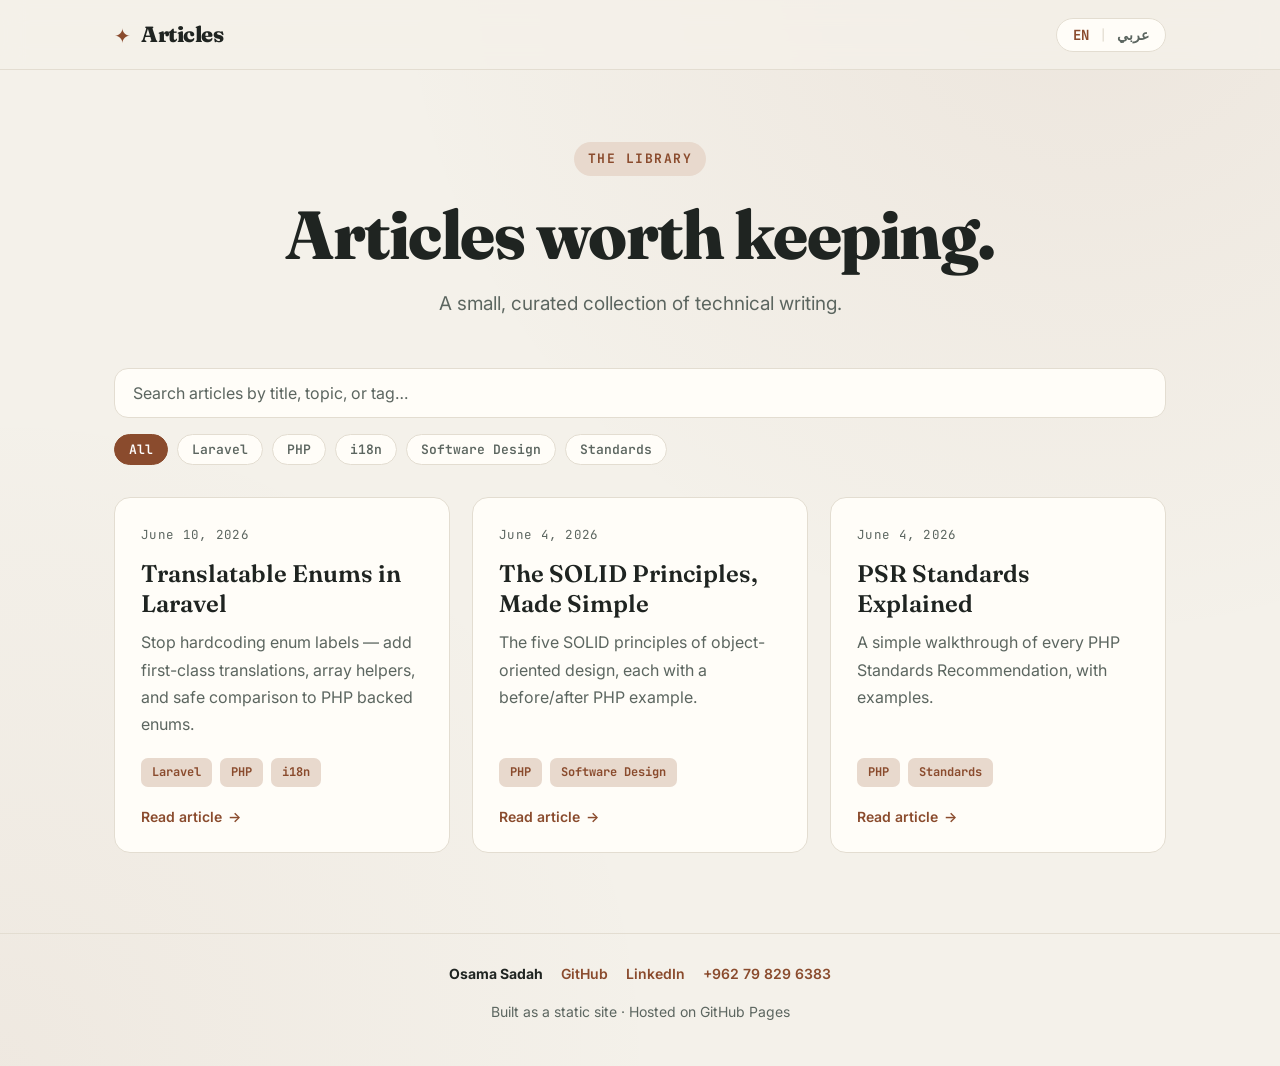
<file: index.html>
<!DOCTYPE html>
<!--
  Articles — a multilingual static article hub.
  Default language is English (LTR). The language toggle flips the whole page
  to Arabic (RTL), swaps every UI label, and is persisted in localStorage.
  The article list is rendered dynamically from data/articles.json, so adding
  a new article needs only a JSON entry + two HTML files (no code changes).
-->
<html lang="en" dir="ltr">
<head>
<meta charset="UTF-8">
<meta name="viewport" content="width=device-width, initial-scale=1.0">

<!-- ===================== SEO ===================== -->
<title>Articles | Technical Writing</title>
<meta name="description" content="A small, curated collection of technical articles. Clear, example-driven writing on PHP, software standards, and more.">
<meta name="author" content="Articles">
<meta name="robots" content="index, follow">
<meta name="theme-color" content="#8a4b2d">
<link rel="canonical" href="https://osama-98.github.io/articles/">

<!-- Language alternates: the homepage serves both languages at one URL -->
<link rel="alternate" hreflang="en" href="https://osama-98.github.io/articles/">
<link rel="alternate" hreflang="ar" href="https://osama-98.github.io/articles/">
<link rel="alternate" hreflang="x-default" href="https://osama-98.github.io/articles/">

<!-- Open Graph (Facebook, LinkedIn, etc.) -->
<meta property="og:type" content="website">
<meta property="og:site_name" content="Articles">
<meta property="og:title" content="Articles — Technical Writing">
<meta property="og:description" content="A small, curated collection of technical articles.">
<meta property="og:url" content="https://osama-98.github.io/articles/">
<meta property="og:locale" content="en_US">
<meta property="og:locale:alternate" content="ar_AR">

<!-- Twitter card -->
<meta name="twitter:card" content="summary_large_image">
<meta name="twitter:title" content="Articles — Technical Writing">
<meta name="twitter:description" content="A small, curated collection of technical articles.">

<!-- Structured data: the site as a searchable collection -->
<script type="application/ld+json">
{
  "@context": "https://schema.org",
  "@type": "WebSite",
  "name": "Articles",
  "description": "A curated collection of technical articles.",
  "url": "https://osama-98.github.io/articles/",
  "inLanguage": ["en", "ar"]
}
</script>

<!-- All site fonts: Fraunces + Inter (English), Tajawal (Arabic), JetBrains Mono (tags) -->
<link rel="preconnect" href="https://fonts.googleapis.com">
<link rel="preconnect" href="https://fonts.gstatic.com" crossorigin>
<link href="https://fonts.googleapis.com/css2?family=Fraunces:opsz,wght@9..144,400;9..144,600;9..144,800&family=Inter:wght@400;500;600;700&family=Tajawal:wght@400;500;700;800&family=JetBrains+Mono:wght@400;500;700&display=swap" rel="stylesheet">

<link rel="stylesheet" href="assets/style.css">
</head>
<body>

  <!-- ===================== HEADER ===================== -->
  <header class="site-header">
    <div class="site-header__inner">
      <div class="brand">
        <span class="brand__mark">✦</span>
        <span class="brand__name" data-i18n="brand">Articles</span>
      </div>

      <!-- Language toggle: the inactive language is the clickable side -->
      <button id="lang-toggle" class="lang-toggle" type="button" aria-label="Switch language">
        <span class="lang-toggle__opt" data-lang="en">EN</span>
        <span class="lang-toggle__sep">|</span>
        <span class="lang-toggle__opt" data-lang="ar" lang="ar">عربي</span>
      </button>
    </div>
  </header>

  <!-- ===================== HERO ===================== -->
  <section class="hero">
    <span class="hero__kicker" data-i18n="kicker">The Library</span>
    <h1 class="hero__title" data-i18n="title">Articles worth keeping.</h1>
    <p class="hero__sub" data-i18n="subtitle">
      A small, curated collection of technical writing
    </p>
  </section>

  <!-- ===================== FILTERS ===================== -->
  <section class="filters wrap" aria-label="Filter articles">
    <input id="article-search" class="filters__search" type="search"
           placeholder="Search articles by title, topic, or tag…" autocomplete="off">
    <!-- Tag chips are injected here by assets/app.js -->
    <div id="article-tags" class="filters__tags"></div>
  </section>

  <!-- ===================== ARTICLE GRID ===================== -->
  <main class="wrap">
    <!-- Cards are injected here by assets/app.js from data/articles.json -->
    <div id="article-grid" class="grid" aria-live="polite"></div>
    <p id="article-noresults" class="no-results" style="display:none;">No articles match your search.</p>
  </main>

  <!-- ===================== FOOTER ===================== -->
  <footer class="site-footer">
    <!-- Contact links -->
    <nav class="site-footer__contact" aria-label="Contact">
      <strong class="site-footer__name">Osama Sadah</strong>
      <a href="https://github.com/osama-98" target="_blank" rel="noopener">GitHub</a>
      <a href="https://www.linkedin.com/in/osama-sadah" target="_blank" rel="noopener">LinkedIn</a>
      <a href="tel:+962798296383" dir="ltr">+962&nbsp;79&nbsp;829&nbsp;6383</a>
    </nav>
    <p data-i18n="footer">Built as a static site · Hosted on GitHub Pages</p>
  </footer>

  <script src="assets/app.js"></script>
</body>
</html>
</file>
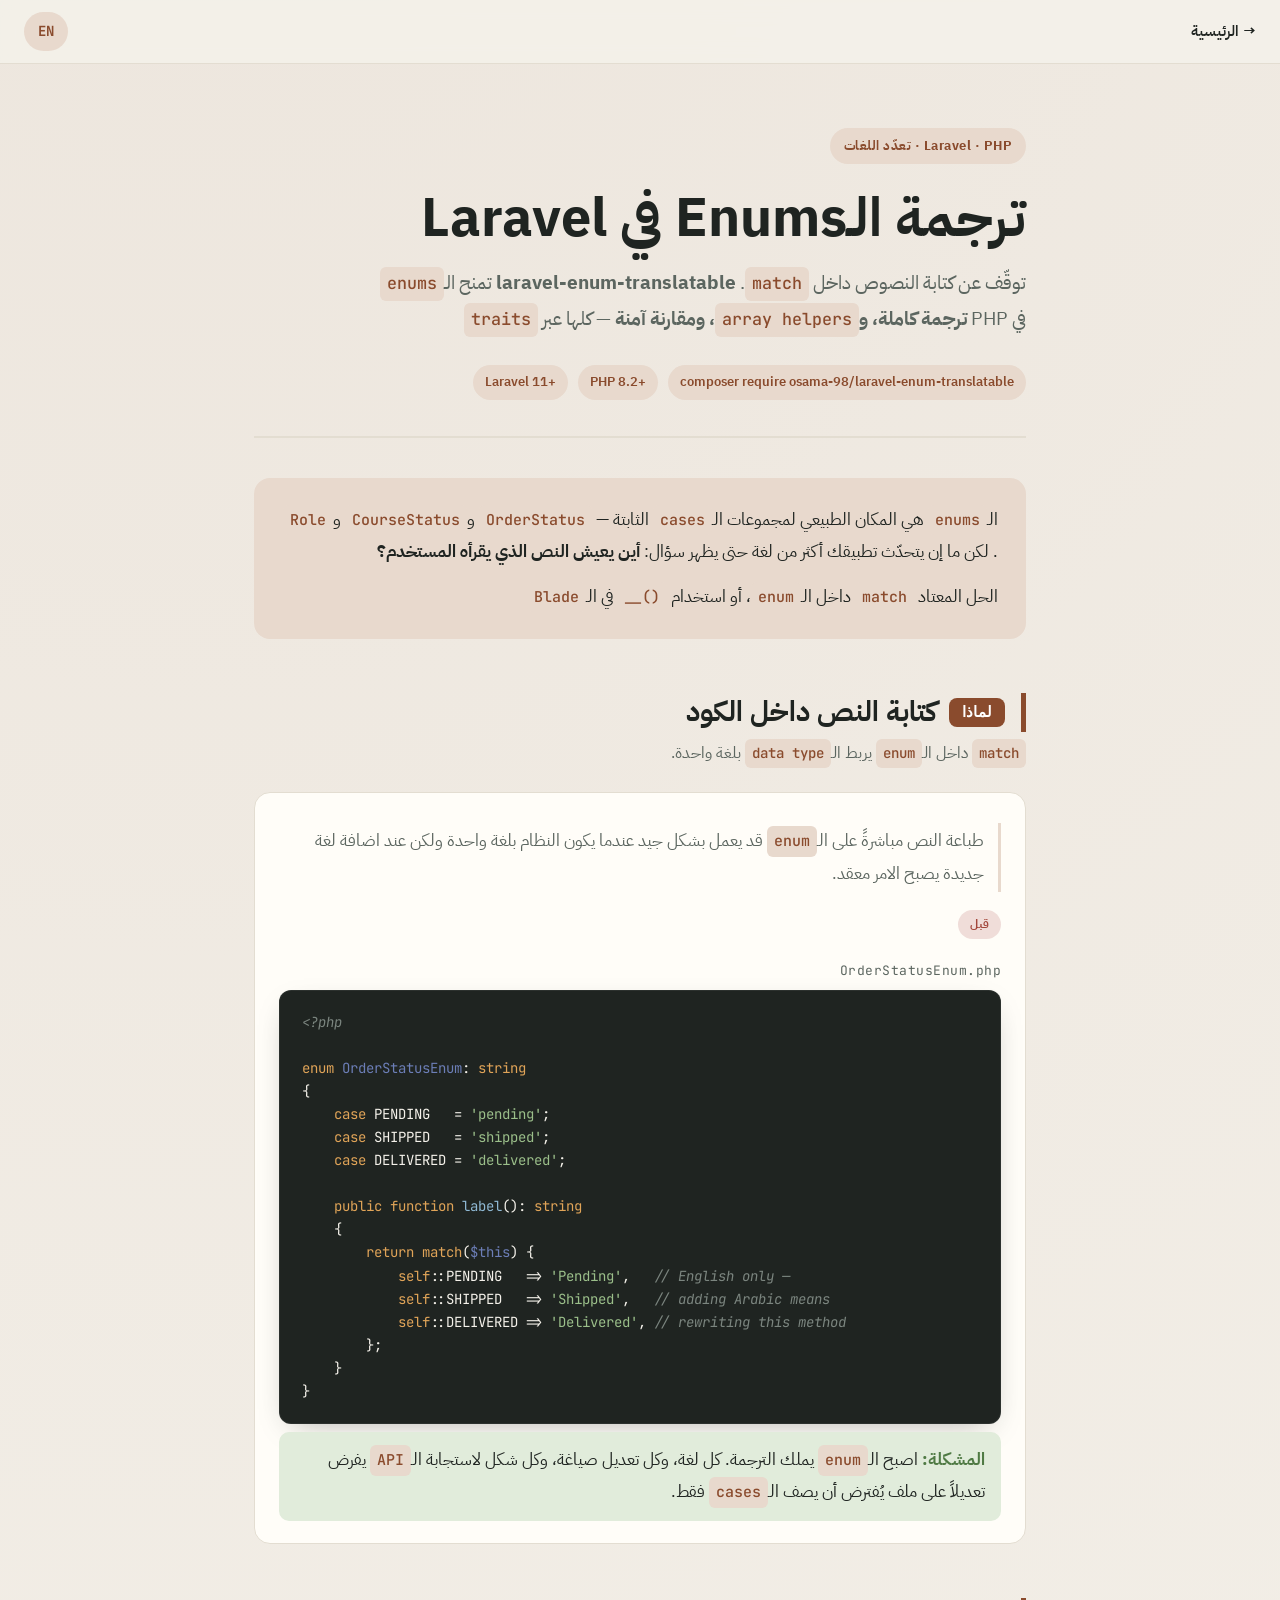
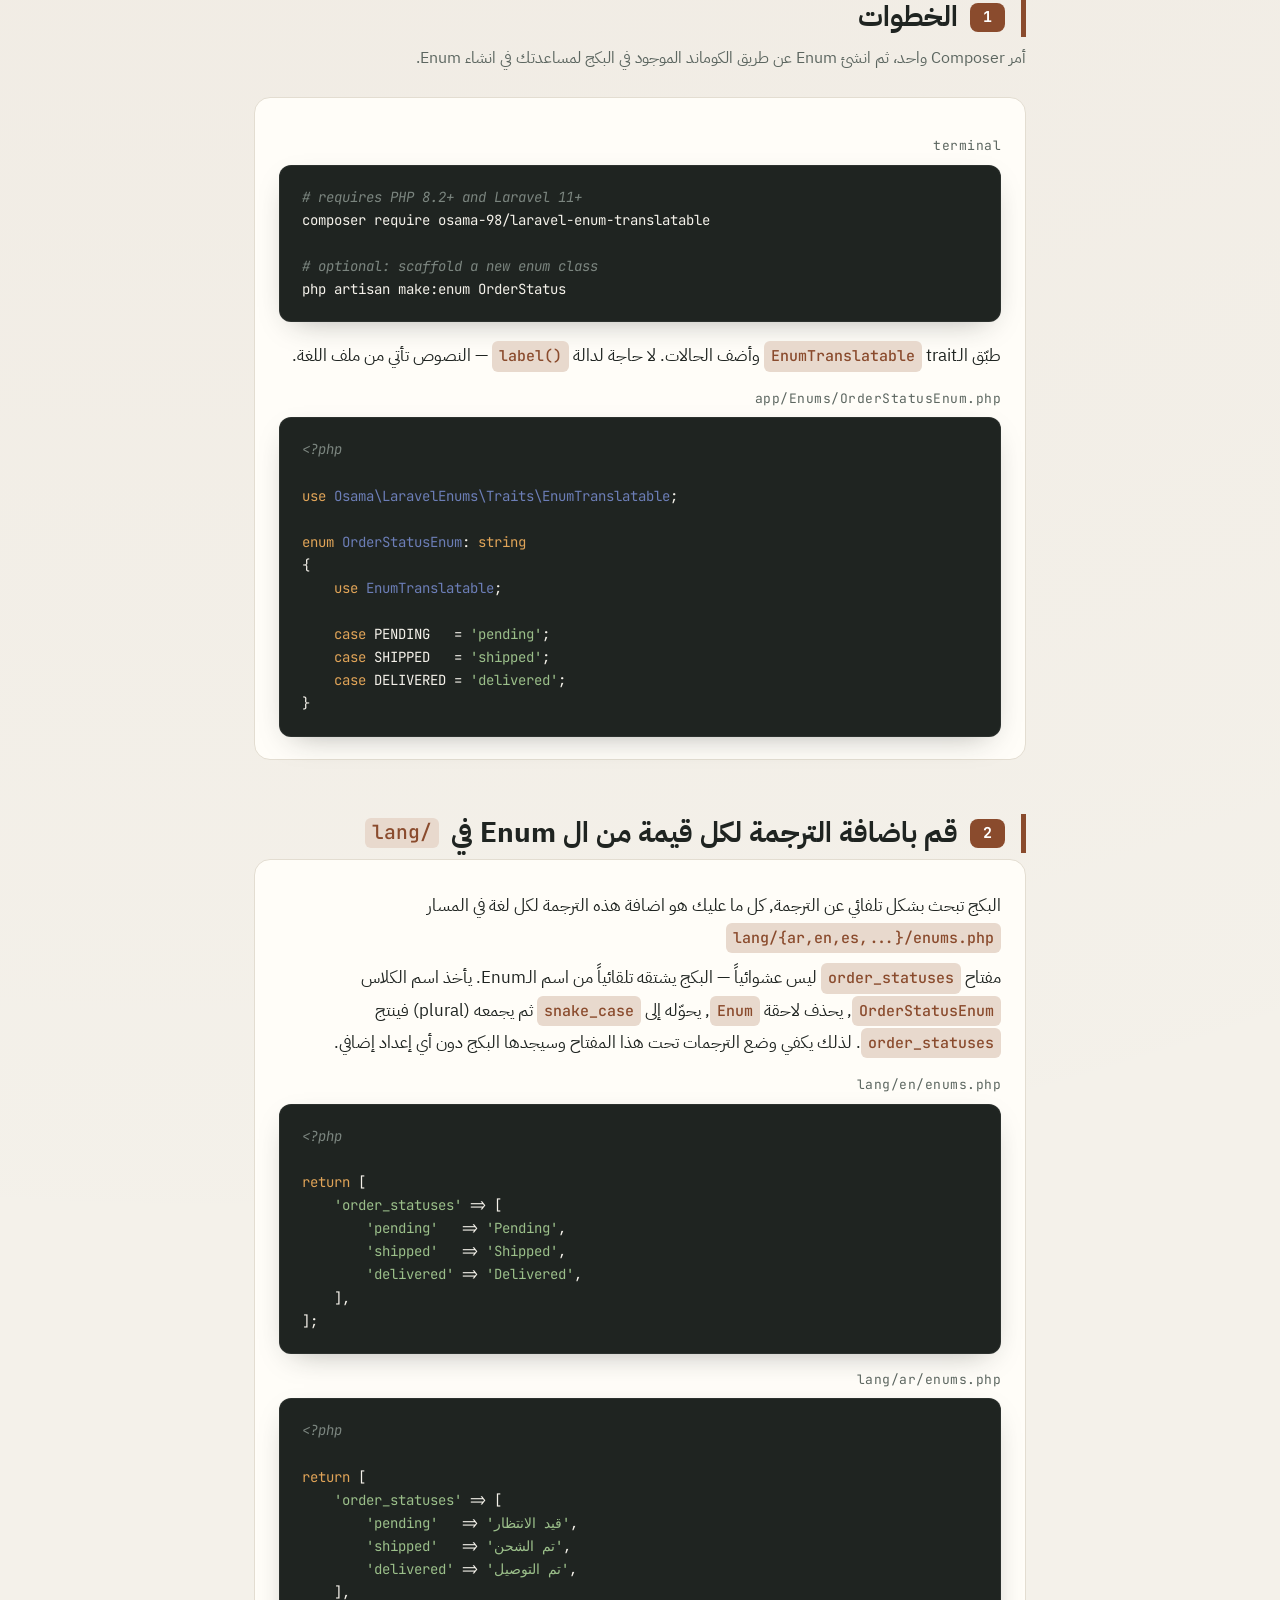
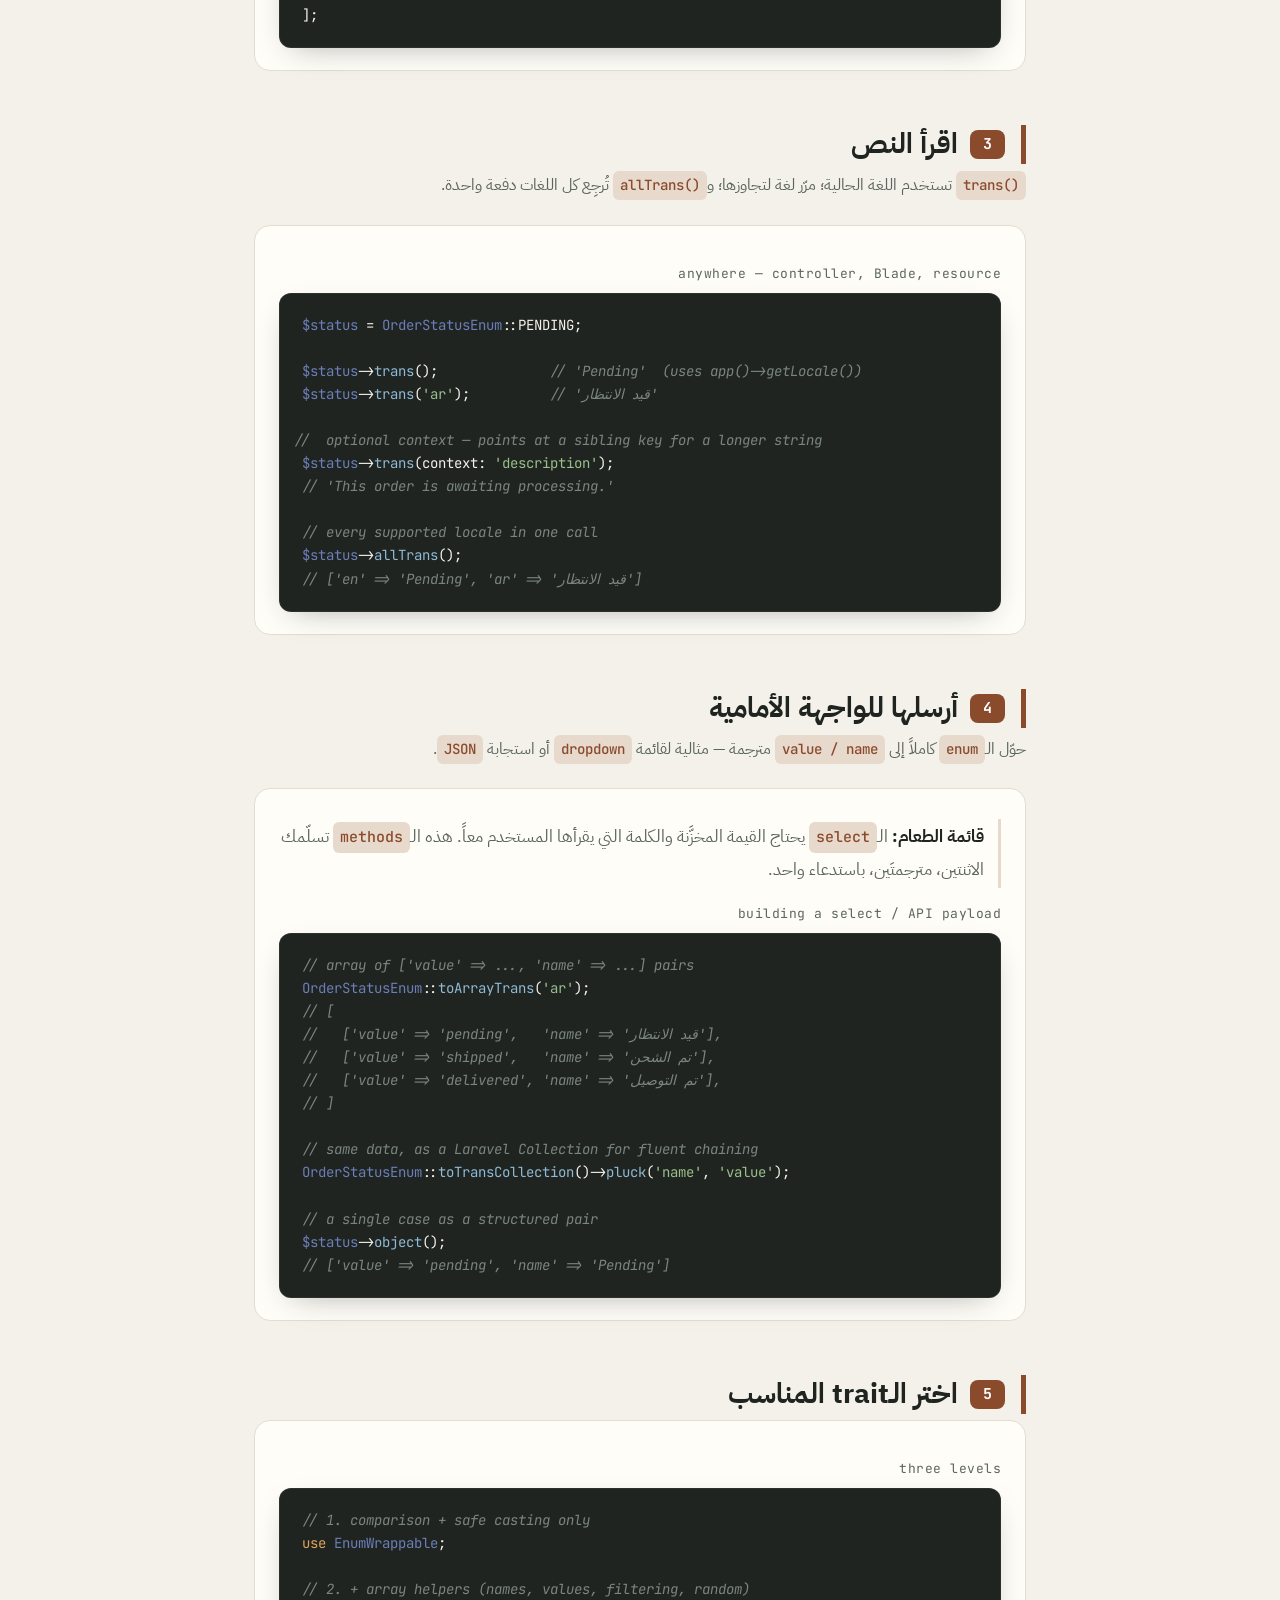
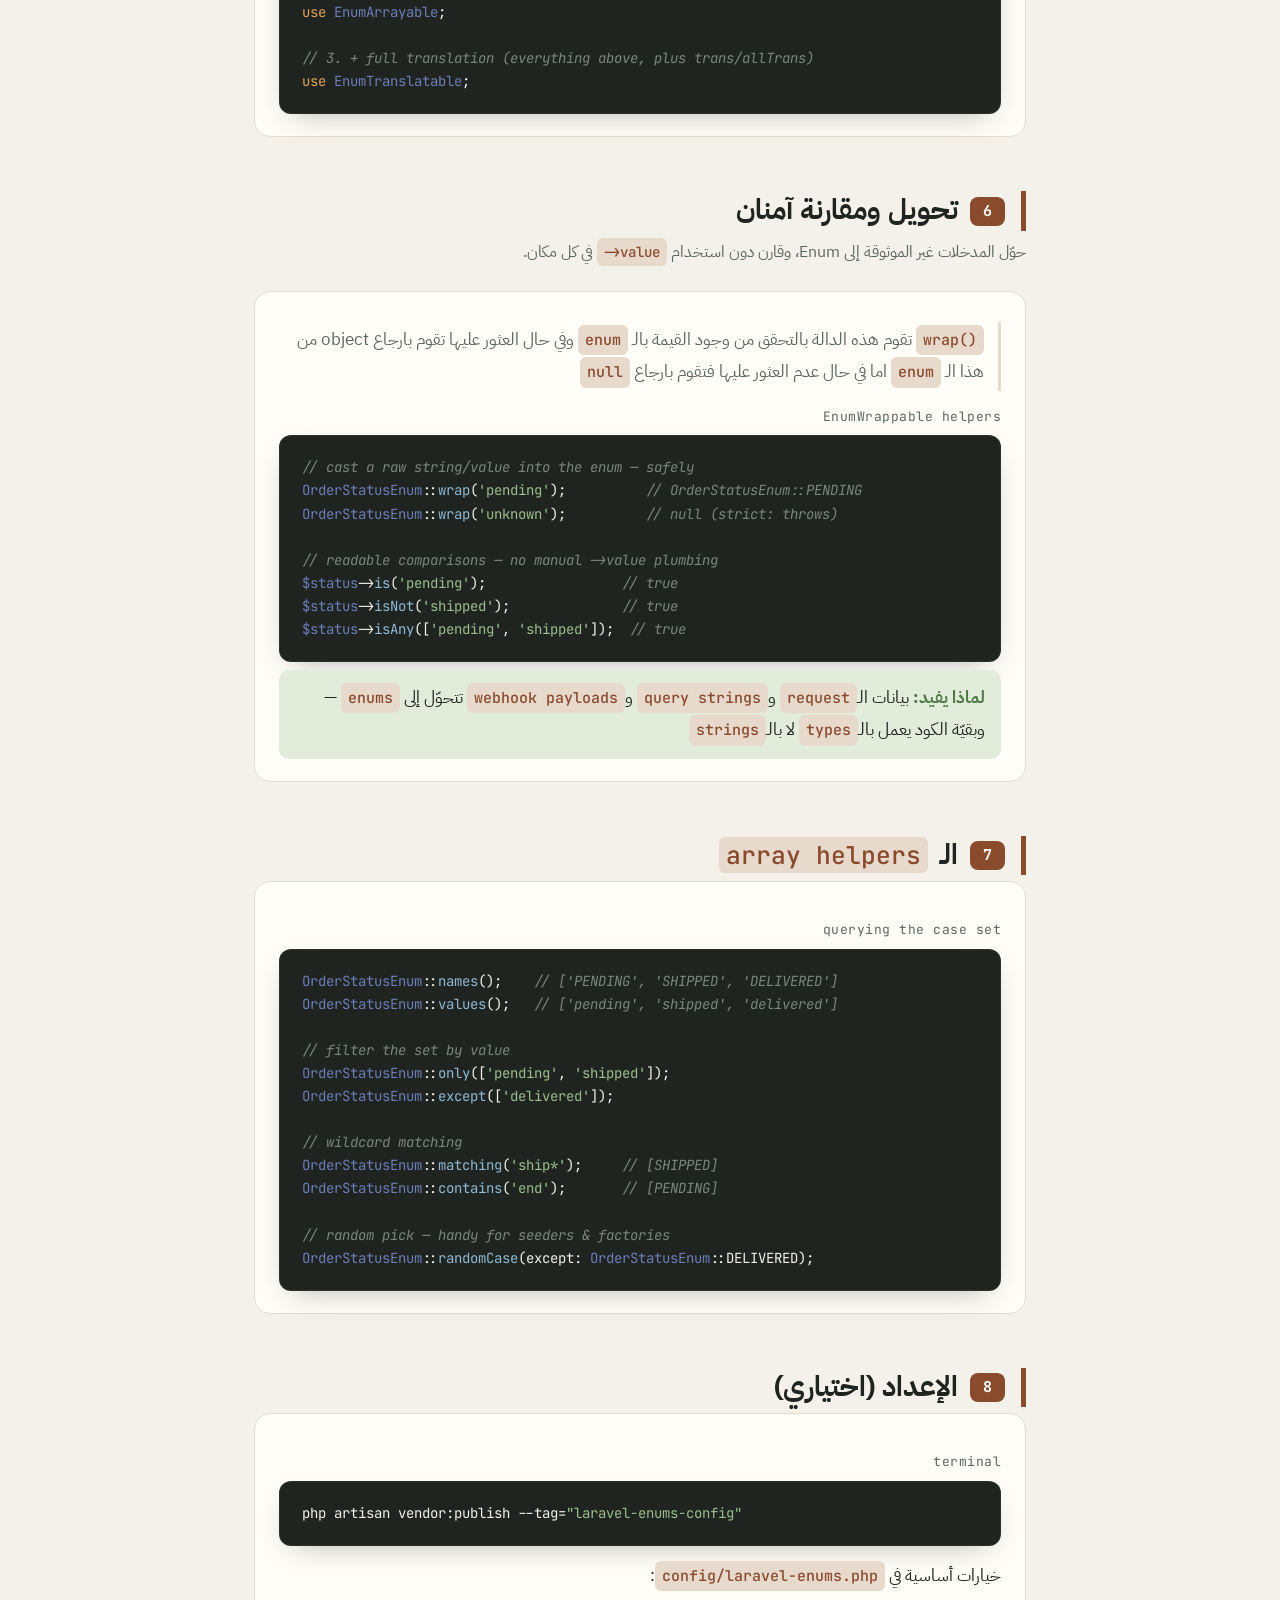
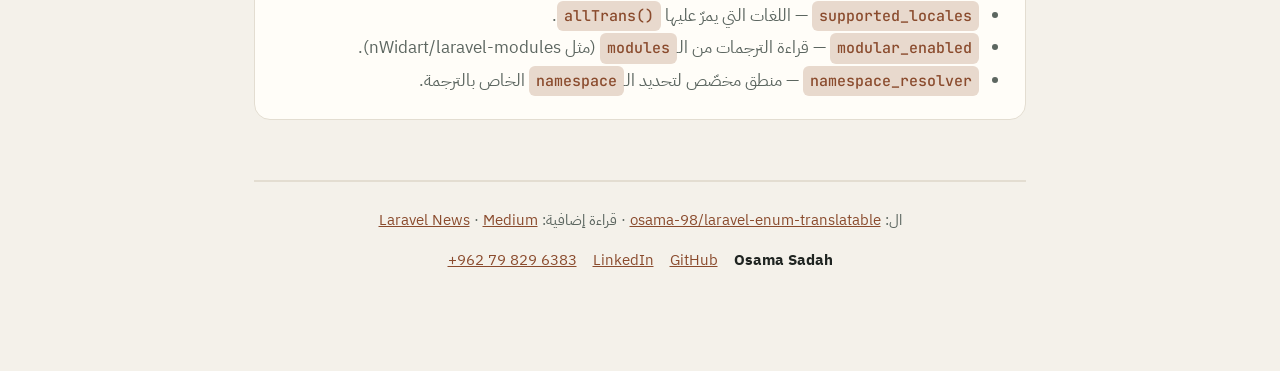
<file: articles/laravel-enum-translatable/ar.html>
<!DOCTYPE html>
<html lang="ar" dir="rtl">
<head>
<meta charset="UTF-8">
<meta name="viewport" content="width=device-width, initial-scale=1.0">

<!-- ===================== SEO ===================== -->
<title>ترجمة الـEnums في Laravel (laravel-enum-translatable)</title>
<meta name="description" content="توقّف عن كتابة الترجمات داخل الكود.  laravel-enum-translatable تضيف للـenums ترجمة كاملة و array helpers ومقارنة آمنة عبر traits متدرّجة.">
<meta name="author" content="Articles">
<meta name="keywords" content="laravel, php, enum, ترجمة, تعدد اللغات, متعدد اللغات, backed enum, laravel-enum-translatable, EnumTranslatable, توطين">
<meta name="robots" content="index, follow">
<meta name="theme-color" content="#8a4b2d">
<link rel="canonical" href="https://osama-98.github.io/articles/articles/laravel-enum-translatable/ar.html">

<!-- روابط اللغات -->
<link rel="alternate" hreflang="ar" href="https://osama-98.github.io/articles/articles/laravel-enum-translatable/ar.html">
<link rel="alternate" hreflang="en" href="https://osama-98.github.io/articles/articles/laravel-enum-translatable/en.html">
<link rel="alternate" hreflang="x-default" href="https://osama-98.github.io/articles/articles/laravel-enum-translatable/en.html">

<!-- Open Graph -->
<meta property="og:type" content="article">
<meta property="og:site_name" content="Articles">
<meta property="og:title" content="ترجمة الـEnums في Laravel">
<meta property="og:description" content="أضف للـenums في PHP ترجمة كاملة و array helpers ومقارنة آمنة عبر  laravel-enum-translatable.">
<meta property="og:url" content="https://osama-98.github.io/articles/articles/laravel-enum-translatable/ar.html">
<meta property="og:locale" content="ar_AR">
<meta property="og:locale:alternate" content="en_US">
<meta property="article:published_time" content="2026-06-10">
<meta property="article:tag" content="Laravel">
<meta property="article:tag" content="PHP">
<meta property="article:tag" content="i18n">

<!-- Twitter card -->
<meta name="twitter:card" content="summary_large_image">
<meta name="twitter:title" content="ترجمة الـEnums في Laravel">
<meta name="twitter:description" content="أضف للـenums في PHP ترجمة كاملة و array helpers ومقارنة آمنة عبر  laravel-enum-translatable.">

<!-- Structured data -->
<script type="application/ld+json">
{
  "@context": "https://schema.org",
  "@type": "TechArticle",
  "headline": "ترجمة الـEnums في Laravel",
  "description": "أضف للـenums في PHP ترجمة كاملة و array helpers ومقارنة آمنة عبر  laravel-enum-translatable.",
  "inLanguage": "ar",
  "datePublished": "2026-06-10",
  "author": { "@type": "Organization", "name": "Articles" },
  "publisher": { "@type": "Organization", "name": "Articles" },
  "mainEntityOfPage": "https://osama-98.github.io/articles/articles/laravel-enum-translatable/ar.html",
  "keywords": "laravel, php, enum, ترجمة, تعدد اللغات, EnumTranslatable"
}
</script>
<link rel="preconnect" href="https://fonts.googleapis.com">
<link rel="preconnect" href="https://fonts.gstatic.com" crossorigin>
<link href="https://fonts.googleapis.com/css2?family=IBM+Plex+Sans+Arabic:wght@400;500;600;700&family=JetBrains+Mono:wght@400;500;700&display=swap" rel="stylesheet">
<style>
  :root{
    --bg:#f4f1ea;
    --paper:#fffdf8;
    --ink:#1f2421;
    --muted:#5c6660;
    --accent:#8a4b2d;
    --accent-soft:#e8d9cd;
    --line:#e3ddd1;
    --code-bg:#1f2421;
    --code-ink:#f4f1ea;
    --code-key:#e0a458;
    --code-str:#9bbf8a;
    --code-com:#7b857f;
    --code-fn:#8fb9d4;
    --php:#6c7eb7;
    --ok:#4f7a44;
    --ok-bg:#e1ecdb;
    --dep:#a3473b;
    --dep-bg:#f0ddd9;
  }
  *{box-sizing:border-box;}
  html{scroll-behavior:smooth;}
  body{
    margin:0;
    background:
      radial-gradient(circle at 15% -5%, rgba(138,75,45,.07), transparent 45%),
      var(--bg);
    color:var(--ink);
    font-family:'IBM Plex Sans Arabic', sans-serif;
    line-height:1.9;
    font-size:17px;
    -webkit-font-smoothing:antialiased;
  }
  .wrap{max-width:820px; margin:0 auto; padding:64px 24px 96px;}

  /* Header */
  header{margin-bottom:40px; border-bottom:2px solid var(--line); padding-bottom:32px;}
  .kicker{
    display:inline-block; font-size:13px; font-weight:700; letter-spacing:.5px;
    color:var(--accent); background:var(--accent-soft);
    padding:6px 14px; border-radius:999px; margin-bottom:22px;
  }
  h1{
    font-family:'IBM Plex Sans Arabic', sans-serif; font-size:clamp(34px,6vw,54px);
    font-weight:700; margin:0 0 14px; line-height:1.2;
  }
  .sub{color:var(--muted); font-size:19px; margin:0; max-width:60ch;}

  /* Legend */
  .legend{display:flex; flex-wrap:wrap; gap:10px; margin:28px 0 4px;}
  .legend span{font-size:13px; font-weight:600; padding:5px 12px; border-radius:999px;
    color:var(--accent); background:var(--accent-soft); direction:ltr;}

  /* Sections */
  section{margin-top:54px;}
  .group-title{
    font-family:'IBM Plex Sans Arabic', sans-serif; font-size:28px; font-weight:700;
    margin:0 0 6px; line-height:1.4; padding-right:16px;
    border-right:5px solid var(--accent); display:flex; align-items:center; gap:12px;
  }
  .group-desc{color:var(--muted); font-size:16px; margin:0 0 24px;}

  /* Cards */
  .card{
    background:var(--paper); border:1px solid var(--line); border-radius:16px;
    padding:22px 24px; margin-bottom:18px;
    transition:transform .2s ease, box-shadow .2s ease;
  }
  .card:hover{transform:translateY(-2px); box-shadow:0 14px 30px -16px rgba(31,36,33,.3);}
  .card-head{display:flex; align-items:center; flex-wrap:wrap; gap:10px; margin-bottom:6px;}
  .tag{
    font-family:'JetBrains Mono', monospace; font-size:15px; font-weight:700;
    color:#fff; background:var(--accent); padding:4px 13px; border-radius:8px; direction:ltr;
  }
  .status{font-size:12px; font-weight:700;
    padding:3px 12px; border-radius:999px;}
  .s-ok{color:var(--ok); background:var(--ok-bg);}
  .s-dep{color:var(--dep); background:var(--dep-bg);}
  .card p{margin:8px 0 0;}

  /* مثال من الواقع */
  .analogy{
    border-right:3px solid var(--accent-soft); padding:2px 14px 2px 0;
    color:var(--muted); margin:0 0 4px;
  }
  .analogy strong{color:var(--ink);}

  /* مصطلح إنجليزي ضمن النص */
  .en{
    font-family:'JetBrains Mono', monospace; font-size:.88em;
    background:var(--accent-soft); color:var(--accent);
    padding:1px 7px; border-radius:6px; font-weight:500; direction:ltr; display:inline-block;
  }

  /* Code blocks — تبقى بالاتجاه الإنجليزي */
  .code-label{
    display:inline-block; font-family:'JetBrains Mono', monospace;
    font-size:13px; color:var(--muted); margin:14px 0 6px; letter-spacing:.5px; direction:ltr;
  }
  pre{
    background:var(--code-bg); color:var(--code-ink);
    font-family:'JetBrains Mono', monospace; font-size:14px; line-height:1.65;
    padding:20px 22px; border-radius:12px; overflow-x:auto; margin:0;
    box-shadow:0 10px 30px -14px rgba(31,36,33,.4);
    border:1px solid rgba(255,255,255,.06);
    direction:ltr; text-align:left; tab-size:4;
  }
  pre code{font-family:inherit;}
  pre .c-com{color:var(--code-com); font-style:italic;}
  pre .c-key{color:var(--code-key);}
  pre .c-str{color:var(--code-str);}
  pre .c-fn{color:var(--code-fn);}
  pre .c-php{color:var(--php);}

  .why{margin-top:16px; background:var(--ok-bg); border-radius:10px; padding:12px 16px;}
  .why strong{color:var(--ok);}

  .callout{background:var(--accent-soft); border-radius:16px; padding:26px 28px; margin-top:46px;}
  .callout .group-title{border:none; padding:0; margin-bottom:12px;}
  .callout p{margin:0 0 12px;}
  .callout p:last-child{margin:0;}

  footer{
    margin-top:60px; padding-top:24px; border-top:2px solid var(--line);
    color:var(--muted); font-size:15px; text-align:center;
  }
  footer a{color:var(--accent);}

  /* ===== شريط الموقع العلوي ===== */
  .site-topbar{
    position:sticky; top:0; z-index:50;
    display:flex; align-items:center; justify-content:space-between; gap:16px;
    padding:12px 24px;
    background:rgba(244,241,234,.85); backdrop-filter:blur(10px);
    border-bottom:1px solid var(--line);
  }
  .site-topbar a{text-decoration:none;}
  .site-topbar .tb-home{
    font-family:'IBM Plex Sans Arabic', sans-serif; font-size:15px; font-weight:600;
    color:var(--ink); display:inline-flex; align-items:center; gap:7px;
    transition:color .2s ease;
  }
  .site-topbar .tb-home:hover{color:var(--accent);}
  .site-topbar .tb-lang{
    font-family:'JetBrains Mono', monospace; font-size:14px; font-weight:700;
    color:var(--accent); background:var(--accent-soft);
    padding:6px 14px; border-radius:999px; direction:ltr;
    transition:transform .2s ease, box-shadow .2s ease;
  }
  .site-topbar .tb-lang:hover{transform:translateY(-1px); box-shadow:0 8px 18px -10px rgba(138,75,45,.6);}
</style>
</head>
<body>

<!-- شريط علوي: العودة للرئيسية + الانتقال للنسخة بلغة أخرى -->
<nav class="site-topbar">
  <a class="tb-home" href="../../index.html">→ الرئيسية</a>
  <a class="tb-lang" href="en.html" lang="en">EN</a>
</nav>

<div class="wrap">

  <header>
    <span class="kicker">Laravel · PHP · تعدّد اللغات</span>
    <h1>ترجمة الـEnums في Laravel</h1>
    <p class="sub">توقّف عن كتابة النصوص داخل <span class="en">match</span>.  <strong>laravel-enum-translatable</strong> تمنح الـ<span class="en">enums</span> في PHP <strong>ترجمة كاملة، و<span class="en">array helpers</span>، ومقارنة آمنة</strong> — كلها عبر <span class="en">traits</span></p>
    <div class="legend">
      <span>composer require osama-98/laravel-enum-translatable</span>
      <span>PHP 8.2+</span>
      <span>Laravel 11+</span>
    </div>
  </header>

  <!-- مقدمة -->
  <div class="callout" style="margin-top:36px;">
    <p>الـ<span class="en">enums</span> هي المكان الطبيعي لمجموعات الـ<span class="en">cases</span> الثابتة — <span class="en">OrderStatus</span> و<span class="en">CourseStatus</span> و<span class="en">Role</span>. لكن ما إن يتحدّث تطبيقك أكثر من لغة حتى يظهر سؤال: <strong>أين يعيش النص الذي يقرأه المستخدم؟</strong></p>
    <p>الحل المعتاد <span class="en">match</span> داخل الـ<span class="en">enum</span>، أو استخدام <span class="en">__()</span> في الـ<span class="en">Blade</span></p>
  </div>

  <!-- ===================== المشكلة ===================== -->
  <section>
    <h2 class="group-title"><span class="tag">لماذا</span> كتابة النص داخل الكود</h2>
    <p class="group-desc"><span class="en">match</span> داخل الـ<span class="en">enum</span> يربط الـ<span class="en">data type</span> بلغة واحدة.</p>
    <div class="card">
      <p class="analogy"> طباعة النص مباشرةً على الـ<span class="en">enum</span> قد يعمل بشكل جيد عندما يكون النظام بلغة واحدة ولكن عند اضافة لغة جديدة يصبح  الامر معقد.</p>

      <div class="card-head" style="margin-top:18px;"><span class="status s-dep">قبل</span></div>
      <span class="code-label">OrderStatusEnum.php</span>
<pre><code><span class="c-com">&lt;?php</span>

<span class="c-key">enum</span> <span class="c-php">OrderStatusEnum</span>: <span class="c-key">string</span>
{
    <span class="c-key">case</span> PENDING   = <span class="c-str">'pending'</span>;
    <span class="c-key">case</span> SHIPPED   = <span class="c-str">'shipped'</span>;
    <span class="c-key">case</span> DELIVERED = <span class="c-str">'delivered'</span>;

    <span class="c-key">public function</span> <span class="c-fn">label</span>(): <span class="c-key">string</span>
    {
        <span class="c-key">return match</span>(<span class="c-php">$this</span>) {
            <span class="c-key">self</span>::PENDING   =&gt; <span class="c-str">'Pending'</span>,   <span class="c-com">// English only —</span>
            <span class="c-key">self</span>::SHIPPED   =&gt; <span class="c-str">'Shipped'</span>,   <span class="c-com">// adding Arabic means</span>
            <span class="c-key">self</span>::DELIVERED =&gt; <span class="c-str">'Delivered'</span>, <span class="c-com">// rewriting this method</span>
        };
    }
}</code></pre>
      <p class="why"><strong>المشكلة:</strong> اصبح الـ<span class="en">enum</span> يملك الترجمة. كل لغة، وكل تعديل صياغة، وكل شكل لاستجابة الـ<span class="en">API</span> يفرض تعديلاً على ملف يُفترض أن يصف الـ<span class="en">cases</span> فقط.</p>
    </div>
  </section>

  <!-- ===================== التثبيت ===================== -->
  <section>
    <h2 class="group-title"><span class="tag">1</span> الخطوات</h2>
    <p class="group-desc">أمر Composer واحد، ثم انشئ Enum عن طريق الكوماند الموجود في البكج لمساعدتك في انشاء Enum.</p>
    <div class="card">
      <span class="code-label">terminal</span>
<pre><code><span class="c-com"># requires PHP 8.2+ and Laravel 11+</span>
composer require osama-98/laravel-enum-translatable

<span class="c-com"># optional: scaffold a new enum class</span>
php artisan make:enum OrderStatus</code></pre>

      <p style="margin-top:18px;">طبّق الـtrait <span class="en">EnumTranslatable</span> وأضف الحالات. لا حاجة لدالة <span class="en">label()</span> — النصوص تأتي من ملف اللغة.</p>
      <span class="code-label">app/Enums/OrderStatusEnum.php</span>
<pre><code><span class="c-com">&lt;?php</span>

<span class="c-key">use</span> <span class="c-php">Osama\LaravelEnums\Traits\EnumTranslatable</span>;

<span class="c-key">enum</span> <span class="c-php">OrderStatusEnum</span>: <span class="c-key">string</span>
{
    <span class="c-key">use</span> <span class="c-php">EnumTranslatable</span>;

    <span class="c-key">case</span> PENDING   = <span class="c-str">'pending'</span>;
    <span class="c-key">case</span> SHIPPED   = <span class="c-str">'shipped'</span>;
    <span class="c-key">case</span> DELIVERED = <span class="c-str">'delivered'</span>;
}</code></pre>
    </div>
  </section>

  <!-- ===================== ملفات اللغة ===================== -->
  <section>
    <h2 class="group-title"><span class="tag">2</span> قم باضافة الترجمة لكل قيمة من ال Enum في <span class="en" style="font-size:.7em;">lang/</span></h2>
    <div class="card">
      <p>البكج تبحث بشكل تلفائي عن الترجمة, كل ما عليك هو اضافة هذه الترجمة لكل لغة في المسار <span class="en">lang/{ar,en,es,...}/enums.php</span></p>
      <p>مفتاح <span class="en">order_statuses</span> ليس عشوائياً — البكج يشتقه تلقائياً من اسم الـEnum. يأخذ اسم الكلاس <span class="en">OrderStatusEnum</span>, يحذف لاحقة <span class="en">Enum</span>, يحوّله إلى <span class="en">snake_case</span> ثم يجمعه (plural) فينتج <span class="en">order_statuses</span>. لذلك يكفي وضع الترجمات تحت هذا المفتاح وسيجدها البكج دون أي إعداد إضافي.</p>

      <span class="code-label">lang/en/enums.php</span>
<pre><code><span class="c-com">&lt;?php</span>

<span class="c-key">return</span> [
    <span class="c-str">'order_statuses'</span> =&gt; [
        <span class="c-str">'pending'</span>   =&gt; <span class="c-str">'Pending'</span>,
        <span class="c-str">'shipped'</span>   =&gt; <span class="c-str">'Shipped'</span>,
        <span class="c-str">'delivered'</span> =&gt; <span class="c-str">'Delivered'</span>,
    ],
];</code></pre>

      <span class="code-label">lang/ar/enums.php</span>
<pre><code><span class="c-com">&lt;?php</span>

<span class="c-key">return</span> [
    <span class="c-str">'order_statuses'</span> =&gt; [
        <span class="c-str">'pending'</span>   =&gt; <span class="c-str">'قيد الانتظار'</span>,
        <span class="c-str">'shipped'</span>   =&gt; <span class="c-str">'تم الشحن'</span>,
        <span class="c-str">'delivered'</span> =&gt; <span class="c-str">'تم التوصيل'</span>,
    ],
];</code></pre>
    </div>
  </section>

  <!-- ===================== قراءة النص ===================== -->
  <section>
    <h2 class="group-title"><span class="tag">3</span> اقرأ النص</h2>
    <p class="group-desc"><span class="en">trans()</span> تستخدم اللغة الحالية؛ مرّر لغة لتجاوزها؛ و<span class="en">allTrans()</span> تُرجِع كل اللغات دفعة واحدة.</p>
    <div class="card">
      <span class="code-label">anywhere — controller, Blade, resource</span>
<pre><code><span class="c-php">$status</span> = <span class="c-php">OrderStatusEnum</span>::PENDING;

<span class="c-php">$status</span>-&gt;<span class="c-fn">trans</span>();              <span class="c-com">// 'Pending'  (uses app()->getLocale())</span>
<span class="c-php">$status</span>-&gt;<span class="c-fn">trans</span>(<span class="c-str">'ar'</span>);          <span class="c-com">// 'قيد الانتظار'</span>

<span class="c-com">// optional context — points at a sibling key for a longer string</span>
<span class="c-php">$status</span>-&gt;<span class="c-fn">trans</span>(context: <span class="c-str">'description'</span>);
<span class="c-com">// 'This order is awaiting processing.'</span>

<span class="c-com">// every supported locale in one call</span>
<span class="c-php">$status</span>-&gt;<span class="c-fn">allTrans</span>();
<span class="c-com">// ['en' =&gt; 'Pending', 'ar' =&gt; 'قيد الانتظار']</span></code></pre>
    </div>
  </section>

  <!-- ===================== مصفوفات للـAPI ===================== -->
  <section>
    <h2 class="group-title"><span class="tag">4</span> أرسلها للواجهة الأمامية</h2>
    <p class="group-desc">حوّل الـ<span class="en">enum</span> كاملاً إلى <span class="en">value / name</span> مترجمة — مثالية لقائمة <span class="en">dropdown</span> أو استجابة <span class="en">JSON</span>.</p>
    <div class="card">
      <p class="analogy"><strong>قائمة الطعام:</strong> الـ<span class="en">select</span> يحتاج القيمة المخزَّنة والكلمة التي يقرأها المستخدم معاً. هذه الـ<span class="en">methods</span> تسلّمك الاثنتين، مترجمتَين، باستدعاء واحد.</p>

      <span class="code-label">building a select / API payload</span>
<pre><code><span class="c-com">// array of ['value' =&gt; ..., 'name' =&gt; ...] pairs</span>
<span class="c-php">OrderStatusEnum</span>::<span class="c-fn">toArrayTrans</span>(<span class="c-str">'ar'</span>);
<span class="c-com">// [</span>
<span class="c-com">//   ['value' =&gt; 'pending',   'name' =&gt; 'قيد الانتظار'],</span>
<span class="c-com">//   ['value' =&gt; 'shipped',   'name' =&gt; 'تم الشحن'],</span>
<span class="c-com">//   ['value' =&gt; 'delivered', 'name' =&gt; 'تم التوصيل'],</span>
<span class="c-com">// ]</span>

<span class="c-com">// same data, as a Laravel Collection for fluent chaining</span>
<span class="c-php">OrderStatusEnum</span>::<span class="c-fn">toTransCollection</span>()-&gt;<span class="c-fn">pluck</span>(<span class="c-str">'name'</span>, <span class="c-str">'value'</span>);

<span class="c-com">// a single case as a structured pair</span>
<span class="c-php">$status</span>-&gt;<span class="c-fn">object</span>();
<span class="c-com">// ['value' =&gt; 'pending', 'name' =&gt; 'Pending']</span></code></pre>
    </div>
  </section>

  <!-- ===================== الـtraits الثلاثة ===================== -->
  <section>
    <h2 class="group-title"><span class="tag">5</span> اختر الـtrait المناسب</h2>
    <div class="card">

      <span class="code-label">three levels</span>
<pre><code><span class="c-com">// 1. comparison + safe casting only</span>
<span class="c-key">use</span> <span class="c-php">EnumWrappable</span>;

<span class="c-com">// 2. + array helpers (names, values, filtering, random)</span>
<span class="c-key">use</span> <span class="c-php">EnumArrayable</span>;

<span class="c-com">// 3. + full translation (everything above, plus trans/allTrans)</span>
<span class="c-key">use</span> <span class="c-php">EnumTranslatable</span>;</code></pre>
    </div>
  </section>

  <!-- ===================== التغليف والمقارنة ===================== -->
  <section>
    <h2 class="group-title"><span class="tag">6</span> تحويل ومقارنة آمنان</h2>
    <p class="group-desc">حوّل المدخلات غير الموثوقة إلى Enum، وقارن دون استخدام <span class="en">-&gt;value</span> في كل مكان.</p>
    <div class="card">
      <p class="analogy"><span class="en">wrap()</span> تقوم هذه الدالة بالتحقق من وجود القيمة بالـ <span class="en">enum</span> وفي حال العثور عليها تقوم بارجاع object من هذا الـ <span class="en">enum</span> اما في حال عدم العثور عليها فتقوم بارجاع <span class="en">null</span></p>

      <span class="code-label">EnumWrappable helpers</span>
<pre><code><span class="c-com">// cast a raw string/value into the enum — safely</span>
<span class="c-php">OrderStatusEnum</span>::<span class="c-fn">wrap</span>(<span class="c-str">'pending'</span>);          <span class="c-com">// OrderStatusEnum::PENDING</span>
<span class="c-php">OrderStatusEnum</span>::<span class="c-fn">wrap</span>(<span class="c-str">'unknown'</span>);          <span class="c-com">// null (strict: throws)</span>

<span class="c-com">// readable comparisons — no manual ->value plumbing</span>
<span class="c-php">$status</span>-&gt;<span class="c-fn">is</span>(<span class="c-str">'pending'</span>);                 <span class="c-com">// true</span>
<span class="c-php">$status</span>-&gt;<span class="c-fn">isNot</span>(<span class="c-str">'shipped'</span>);              <span class="c-com">// true</span>
<span class="c-php">$status</span>-&gt;<span class="c-fn">isAny</span>([<span class="c-str">'pending'</span>, <span class="c-str">'shipped'</span>]);  <span class="c-com">// true</span></code></pre>
      <p class="why"><strong>لماذا يفيد:</strong> بيانات الـ<span class="en">request</span> و<span class="en">query strings</span> و<span class="en">webhook payloads</span> تتحوّل إلى <span class="en">enums</span> — وبقيّة الكود يعمل بالـ<span class="en">types</span> لا بالـ<span class="en">strings</span></p>
    </div>
  </section>

  <!-- ===================== دوال المصفوفات ===================== -->
  <section>
    <h2 class="group-title"><span class="tag">7</span> الـ<span class="en">array helpers</span></h2>
    <div class="card">
      <span class="code-label">querying the case set</span>
<pre><code><span class="c-php">OrderStatusEnum</span>::<span class="c-fn">names</span>();    <span class="c-com">// ['PENDING', 'SHIPPED', 'DELIVERED']</span>
<span class="c-php">OrderStatusEnum</span>::<span class="c-fn">values</span>();   <span class="c-com">// ['pending', 'shipped', 'delivered']</span>

<span class="c-com">// filter the set by value</span>
<span class="c-php">OrderStatusEnum</span>::<span class="c-fn">only</span>([<span class="c-str">'pending'</span>, <span class="c-str">'shipped'</span>]);
<span class="c-php">OrderStatusEnum</span>::<span class="c-fn">except</span>([<span class="c-str">'delivered'</span>]);

<span class="c-com">// wildcard matching</span>
<span class="c-php">OrderStatusEnum</span>::<span class="c-fn">matching</span>(<span class="c-str">'ship*'</span>);     <span class="c-com">// [SHIPPED]</span>
<span class="c-php">OrderStatusEnum</span>::<span class="c-fn">contains</span>(<span class="c-str">'end'</span>);       <span class="c-com">// [PENDING]</span>

<span class="c-com">// random pick — handy for seeders &amp; factories</span>
<span class="c-php">OrderStatusEnum</span>::<span class="c-fn">randomCase</span>(except: <span class="c-php">OrderStatusEnum</span>::DELIVERED);</code></pre>
    </div>
  </section>

  <!-- ===================== الإعداد ===================== -->
  <section>
    <h2 class="group-title"><span class="tag">8</span> الإعداد (اختياري)</h2>
    <div class="card">
      <span class="code-label">terminal</span>
<pre><code>php artisan vendor:publish --tag=<span class="c-str">"laravel-enums-config"</span></code></pre>
      <p style="margin-top:14px;">خيارات أساسية في <span class="en">config/laravel-enums.php</span>:</p>
      <ul style="color:var(--muted); margin:8px 0 0; padding-right:22px;">
        <li><span class="en">supported_locales</span> — اللغات التي يمرّ عليها <span class="en">allTrans()</span>.</li>
        <li><span class="en">modular_enabled</span> — قراءة الترجمات من الـ<span class="en">modules</span> (مثل nWidart/laravel-modules).</li>
        <li><span class="en">namespace_resolver</span> — منطق مخصّص لتحديد الـ<span class="en">namespace</span> الخاص بالترجمة.</li>
      </ul>
    </div>
  </section>

  <footer>
    ال: <a href="https://github.com/osama-98/laravel-enum-translatable" target="_blank" rel="noopener">osama-98/laravel-enum-translatable</a>
    · قراءة إضافية: <a href="https://laravel-news.com/translatable-enums" target="_blank" rel="noopener">Laravel News</a>
    · <a href="https://masteryoflaravel.medium.com/stop-hardcoding-translations-the-revolutionary-way-to-build-multilingual-laravel-apps-with-bf303533b8b0" target="_blank" rel="noopener">Medium</a>
    <div style="margin-top:12px; display:flex; flex-wrap:wrap; justify-content:center; align-items:center; gap:8px 16px;">
      <strong style="color:var(--ink);">Osama Sadah</strong>
      <a href="https://github.com/osama-98" target="_blank" rel="noopener">GitHub</a>
      <a href="https://www.linkedin.com/in/osama-sadah" target="_blank" rel="noopener">LinkedIn</a>
      <a href="tel:+962798296383" dir="ltr">+962&nbsp;79&nbsp;829&nbsp;6383</a>
    </div>
  </footer>

</div>

</body>
</html>
</file>
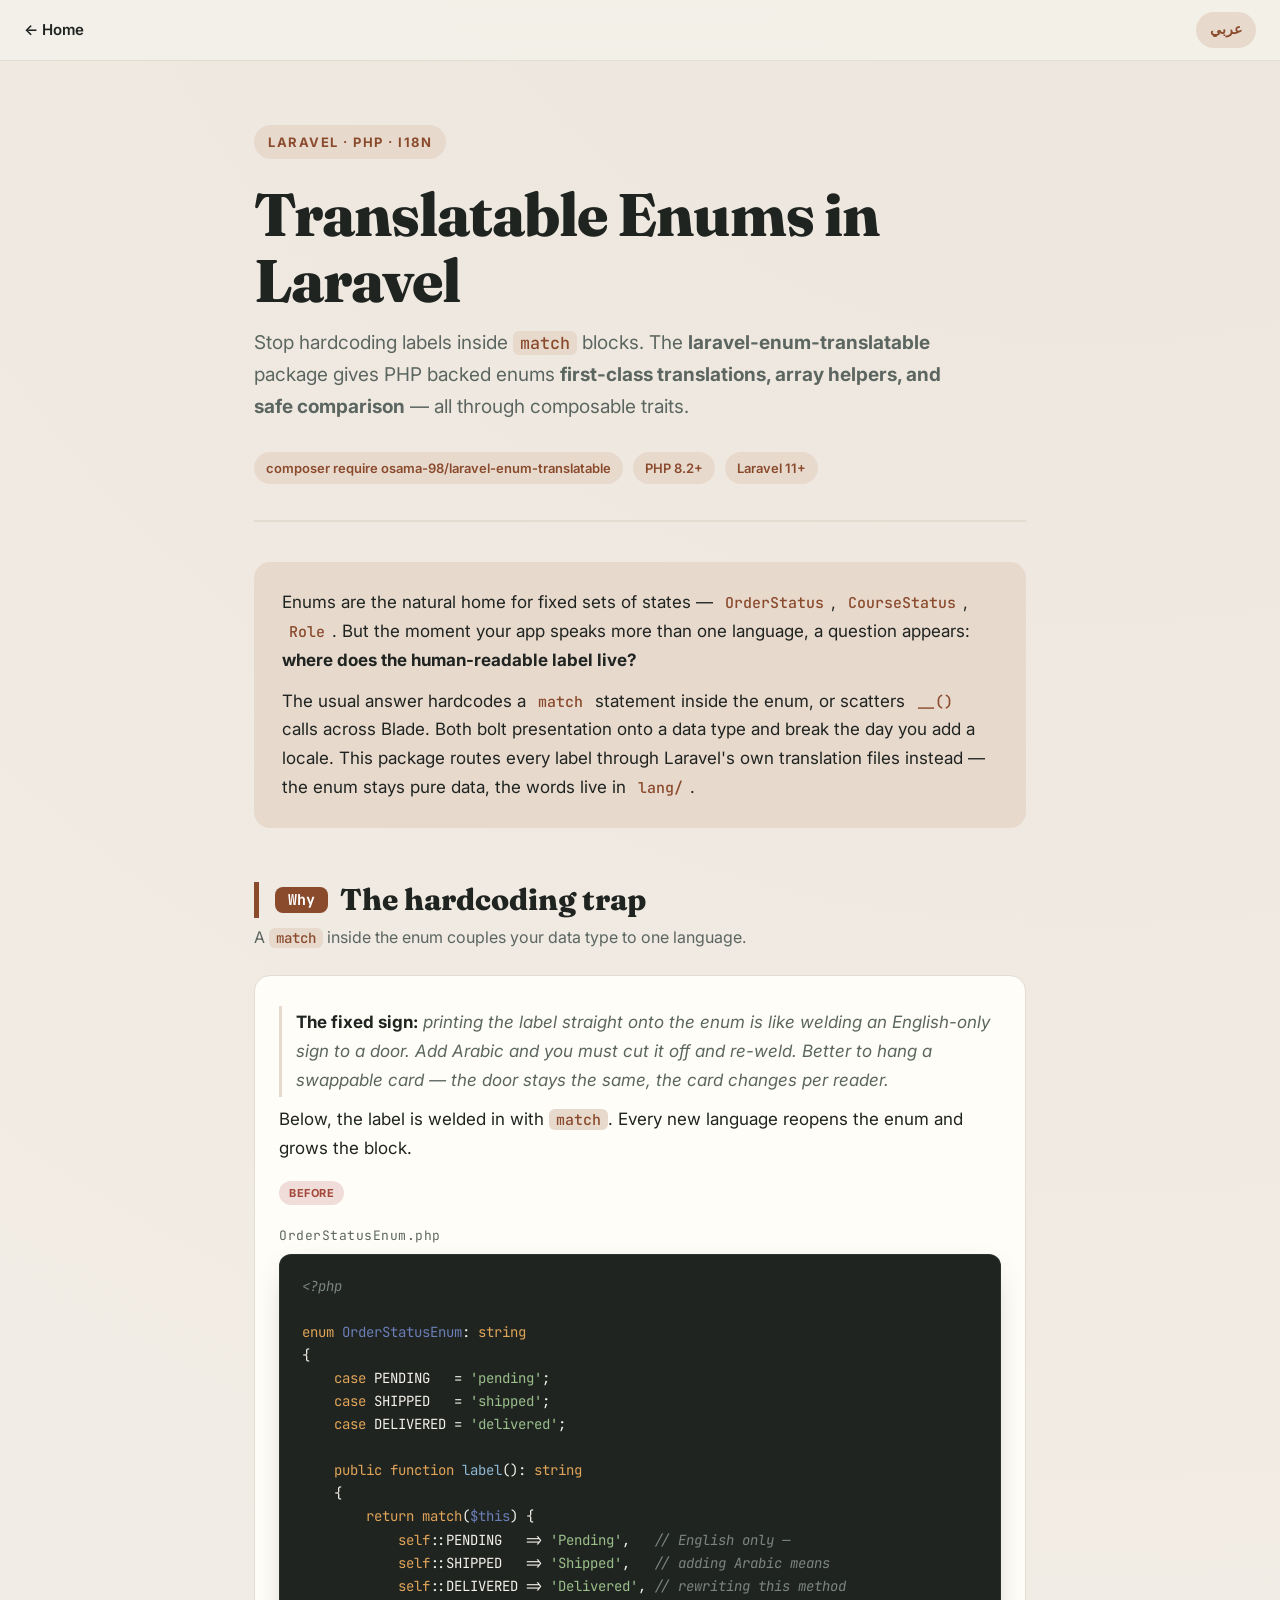
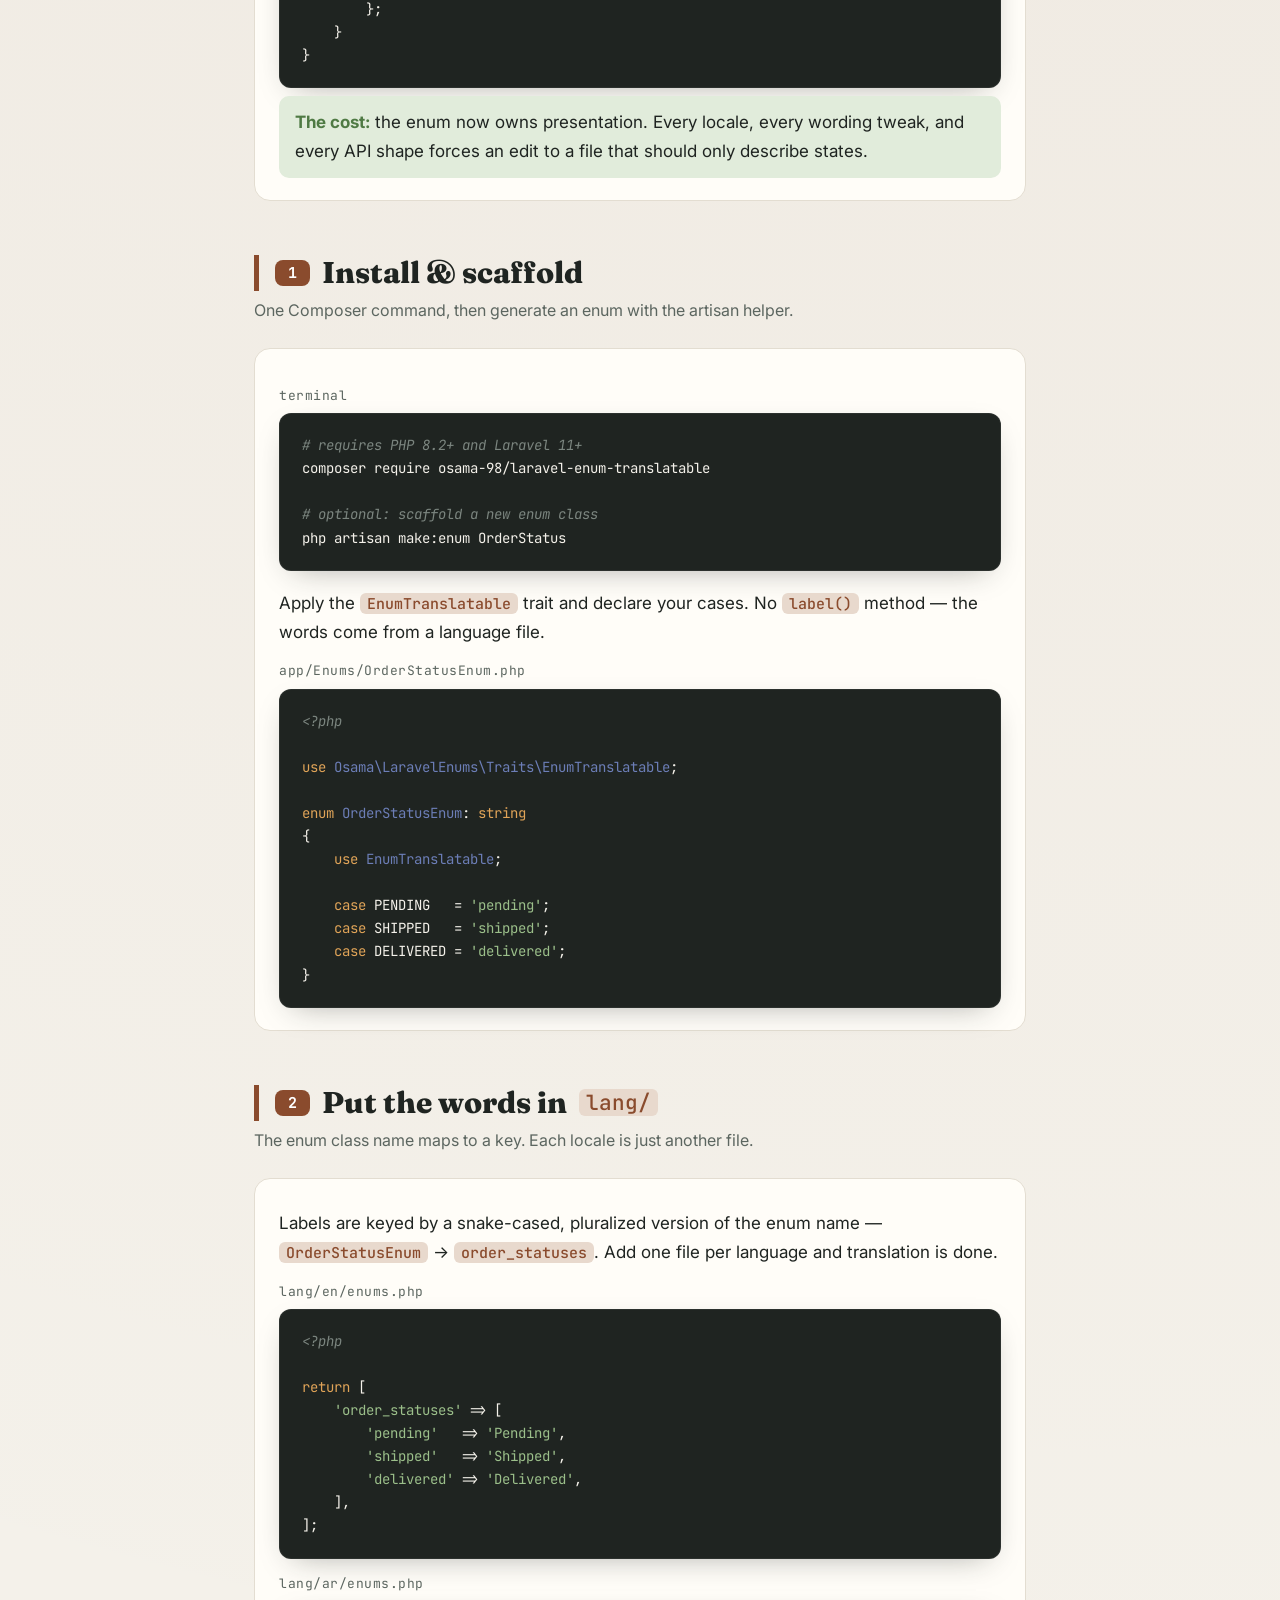
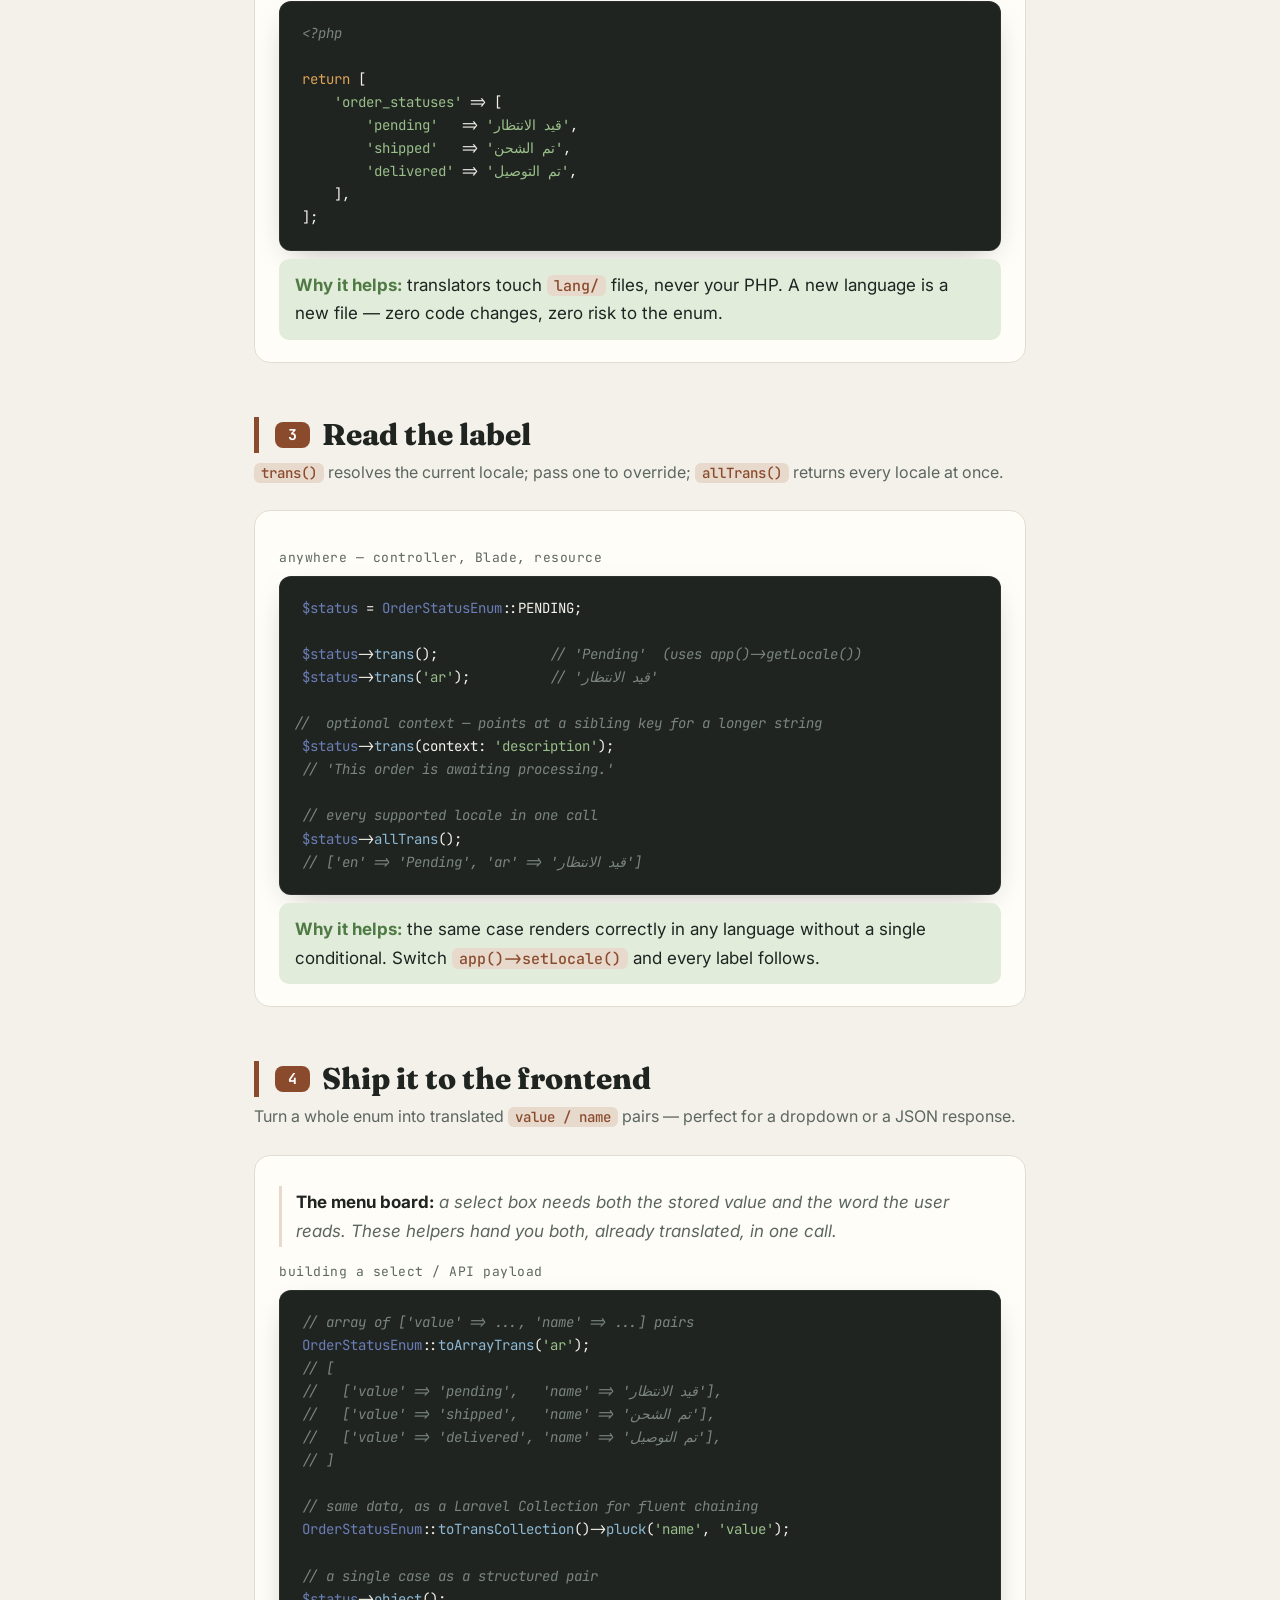
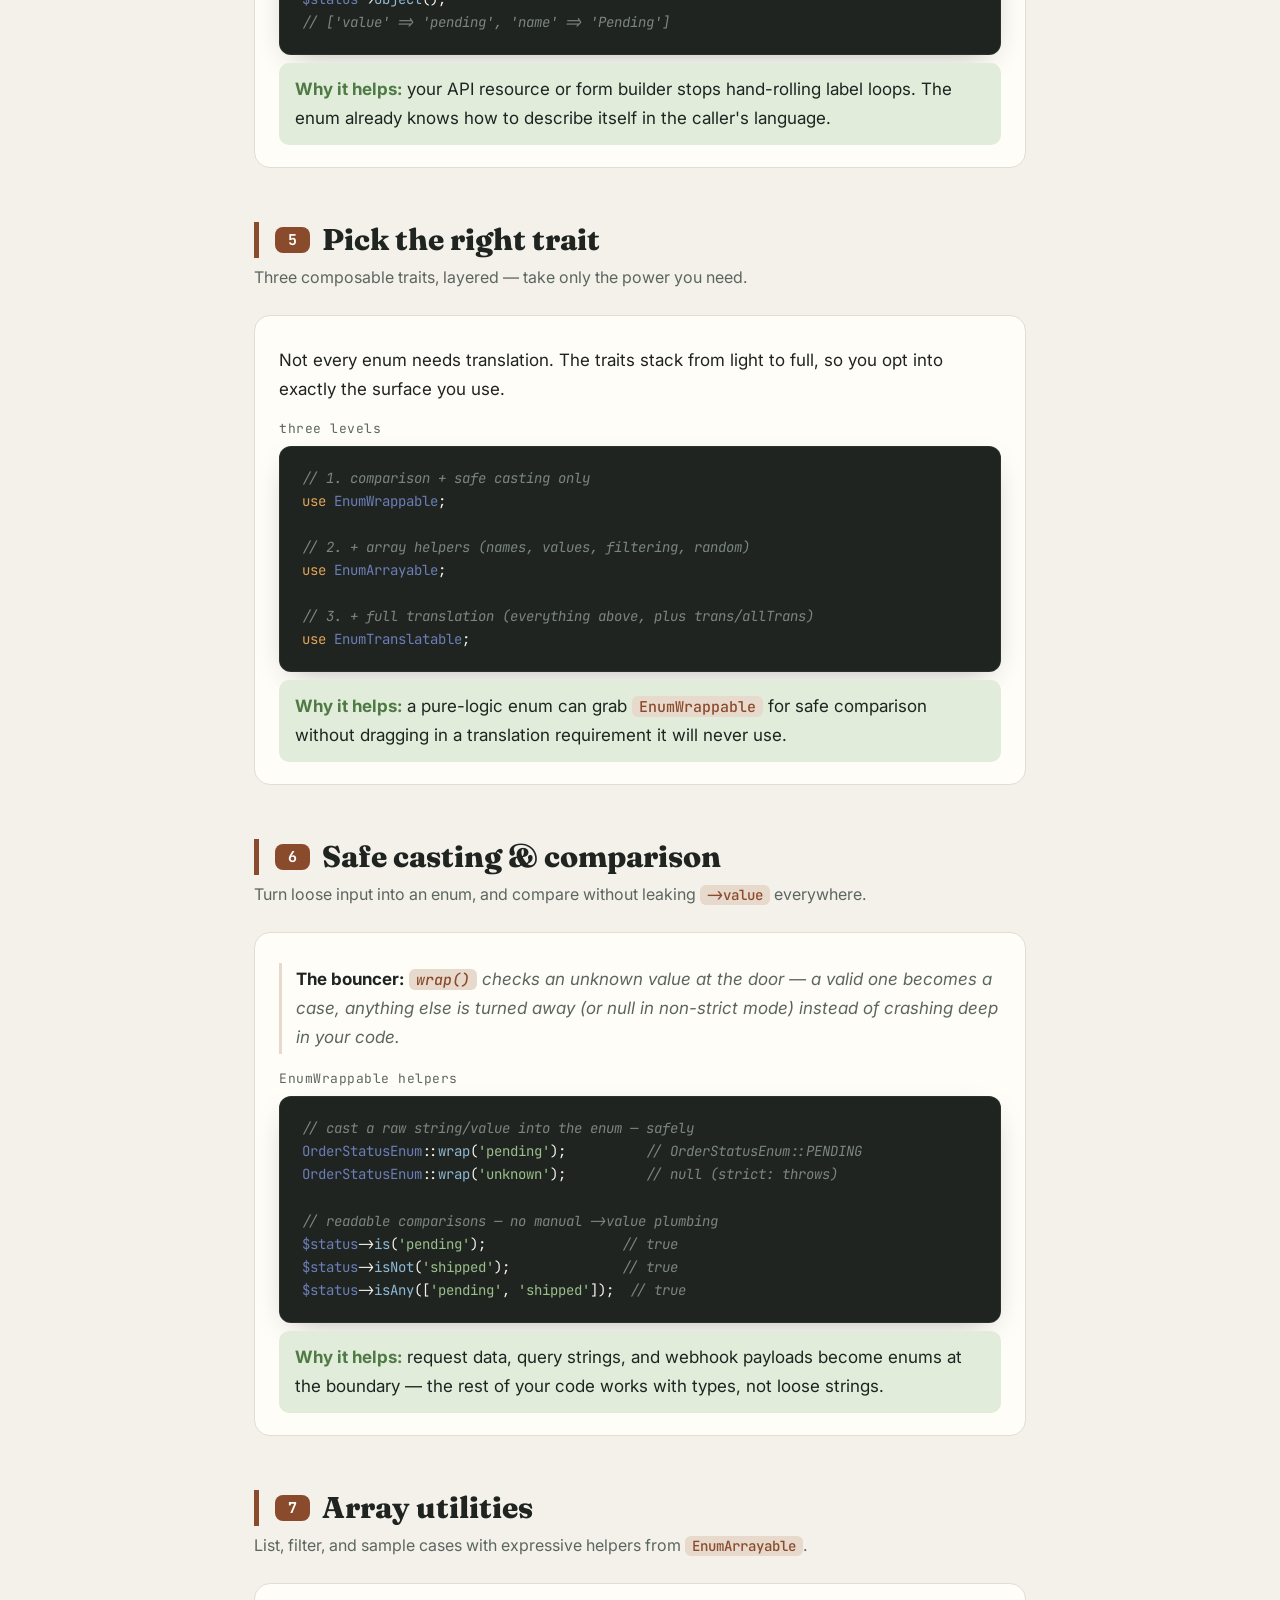
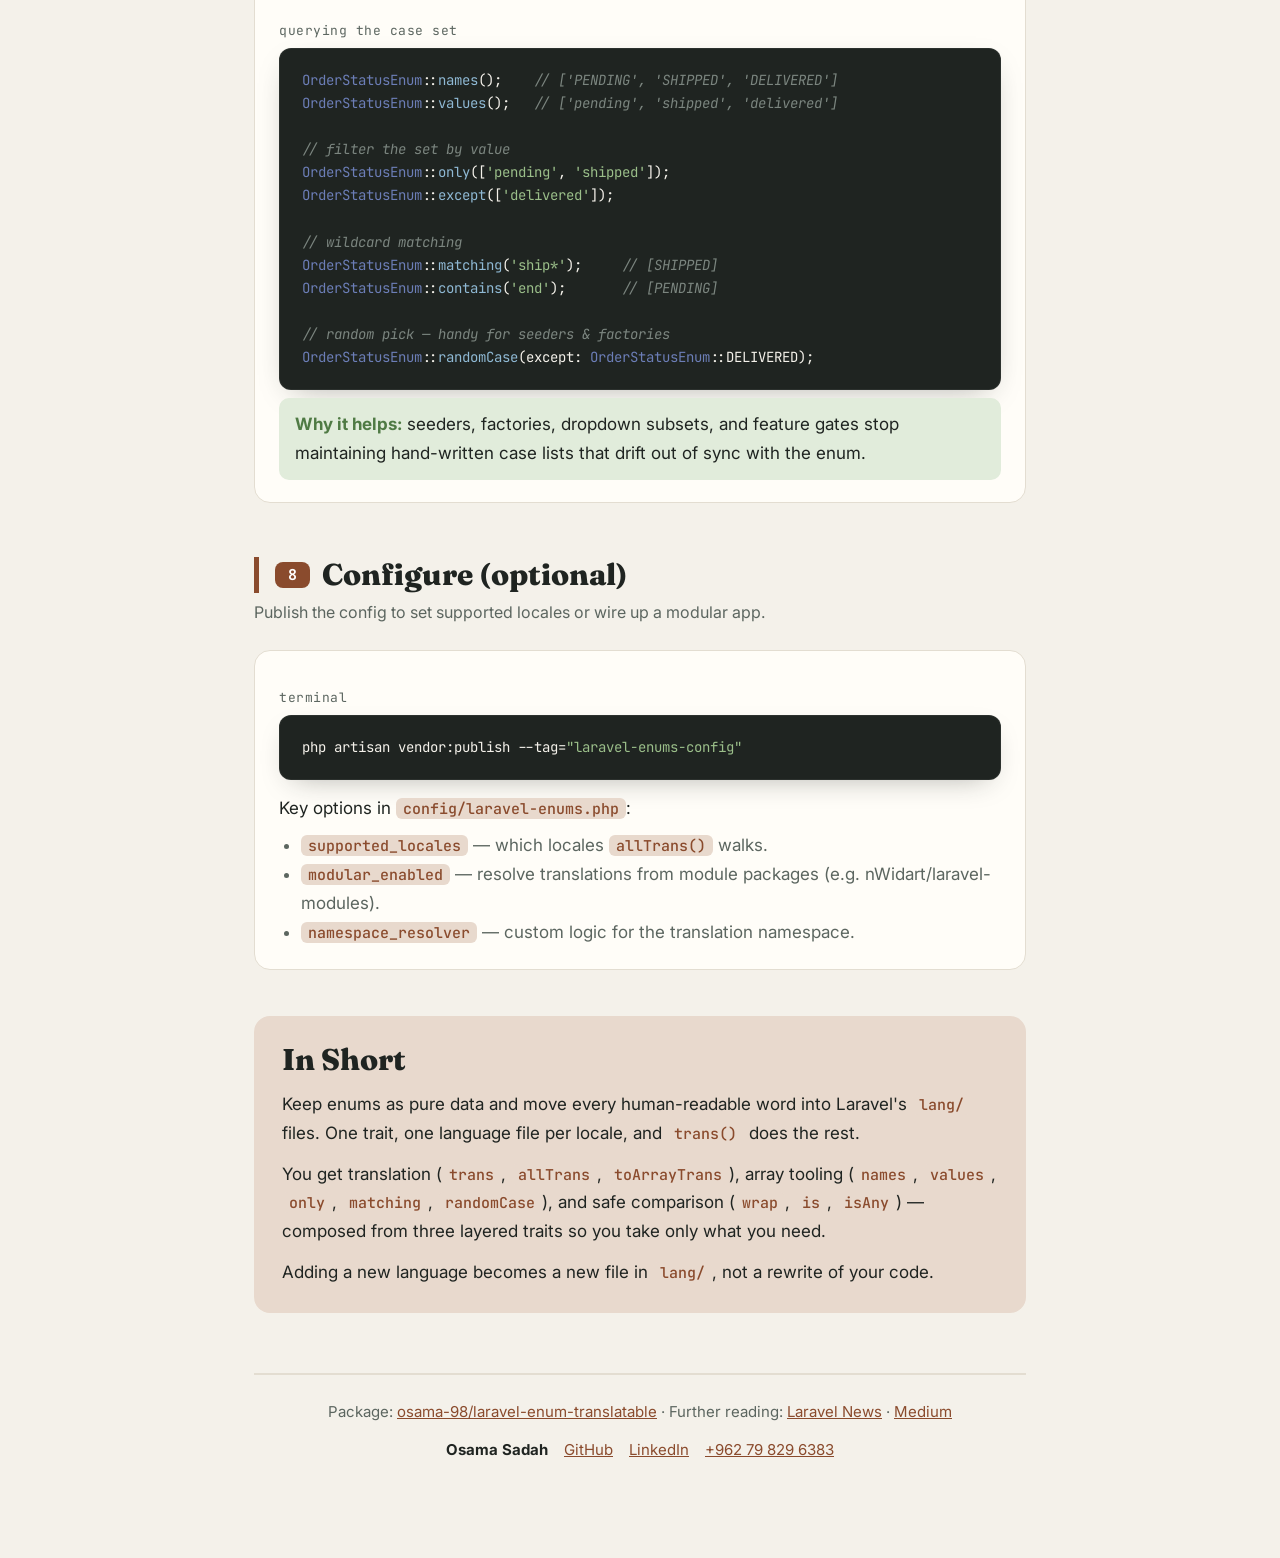
<file: articles/laravel-enum-translatable/en.html>
<!DOCTYPE html>
<html lang="en" dir="ltr">
<head>
<meta charset="UTF-8">
<meta name="viewport" content="width=device-width, initial-scale=1.0">

<!-- ===================== SEO ===================== -->
<title>Translatable Enums in Laravel (laravel-enum-translatable)</title>
<meta name="description" content="Stop hardcoding enum labels. laravel-enum-translatable adds first-class translations, array helpers, and safe comparison to PHP backed enums through composable traits.">
<meta name="author" content="Articles">
<meta name="keywords" content="laravel, php, enum, translation, i18n, multilingual, backed enum, laravel-enum-translatable, EnumTranslatable, localization">
<meta name="robots" content="index, follow">
<meta name="theme-color" content="#8a4b2d">
<link rel="canonical" href="https://osama-98.github.io/articles/articles/laravel-enum-translatable/en.html">

<!-- Language alternates: English ⇄ Arabic versions of this same article -->
<link rel="alternate" hreflang="en" href="https://osama-98.github.io/articles/articles/laravel-enum-translatable/en.html">
<link rel="alternate" hreflang="ar" href="https://osama-98.github.io/articles/articles/laravel-enum-translatable/ar.html">
<link rel="alternate" hreflang="x-default" href="https://osama-98.github.io/articles/articles/laravel-enum-translatable/en.html">

<!-- Open Graph -->
<meta property="og:type" content="article">
<meta property="og:site_name" content="Articles">
<meta property="og:title" content="Translatable Enums in Laravel">
<meta property="og:description" content="Add first-class translations, array helpers, and safe comparison to PHP backed enums with the laravel-enum-translatable package.">
<meta property="og:url" content="https://osama-98.github.io/articles/articles/laravel-enum-translatable/en.html">
<meta property="og:locale" content="en_US">
<meta property="og:locale:alternate" content="ar_AR">
<meta property="article:published_time" content="2026-06-10">
<meta property="article:tag" content="Laravel">
<meta property="article:tag" content="PHP">
<meta property="article:tag" content="i18n">

<!-- Twitter card -->
<meta name="twitter:card" content="summary_large_image">
<meta name="twitter:title" content="Translatable Enums in Laravel">
<meta name="twitter:description" content="Add first-class translations, array helpers, and safe comparison to PHP backed enums with the laravel-enum-translatable package.">

<!-- Structured data -->
<script type="application/ld+json">
{
  "@context": "https://schema.org",
  "@type": "TechArticle",
  "headline": "Translatable Enums in Laravel",
  "description": "Add first-class translations, array helpers, and safe comparison to PHP backed enums with the laravel-enum-translatable package.",
  "inLanguage": "en",
  "datePublished": "2026-06-10",
  "author": { "@type": "Organization", "name": "Articles" },
  "publisher": { "@type": "Organization", "name": "Articles" },
  "mainEntityOfPage": "https://osama-98.github.io/articles/articles/laravel-enum-translatable/en.html",
  "keywords": "laravel, php, enum, translation, i18n, multilingual, EnumTranslatable"
}
</script>
<link rel="preconnect" href="https://fonts.googleapis.com">
<link rel="preconnect" href="https://fonts.gstatic.com" crossorigin>
<link href="https://fonts.googleapis.com/css2?family=Fraunces:opsz,wght@9..144,400;9..144,600;9..144,800&family=Inter:wght@400;500;600;700&family=JetBrains+Mono:wght@400;500;700&display=swap" rel="stylesheet">
<style>
  :root{
    --bg:#f4f1ea;
    --paper:#fffdf8;
    --ink:#1f2421;
    --muted:#5c6660;
    --accent:#8a4b2d;
    --accent-soft:#e8d9cd;
    --line:#e3ddd1;
    --code-bg:#1f2421;
    --code-ink:#f4f1ea;
    --code-key:#e0a458;
    --code-str:#9bbf8a;
    --code-com:#7b857f;
    --code-fn:#8fb9d4;
    --php:#6c7eb7;
    --ok:#4f7a44;
    --ok-bg:#e1ecdb;
    --dep:#a3473b;
    --dep-bg:#f0ddd9;
  }
  *{box-sizing:border-box;}
  html{scroll-behavior:smooth;}
  body{
    margin:0;
    background:
      radial-gradient(circle at 85% -5%, rgba(138,75,45,.07), transparent 45%),
      var(--bg);
    color:var(--ink);
    font-family:'Inter', sans-serif;
    line-height:1.7;
    font-size:17px;
    -webkit-font-smoothing:antialiased;
  }
  .wrap{max-width:820px; margin:0 auto; padding:64px 24px 96px;}

  /* Header */
  header{margin-bottom:40px; border-bottom:2px solid var(--line); padding-bottom:32px;}
  .kicker{
    display:inline-block; font-size:13px; font-weight:700; letter-spacing:1.5px;
    text-transform:uppercase; color:var(--accent); background:var(--accent-soft);
    padding:6px 14px; border-radius:999px; margin-bottom:22px;
  }
  h1{
    font-family:'Fraunces', serif; font-size:clamp(38px,7vw,60px);
    font-weight:800; margin:0 0 14px; line-height:1.1; letter-spacing:-1px;
  }
  .sub{color:var(--muted); font-size:19px; margin:0; max-width:58ch;}

  /* Legend */
  .legend{display:flex; flex-wrap:wrap; gap:10px; margin:28px 0 4px;}
  .legend span{font-size:13px; font-weight:600; padding:5px 12px; border-radius:999px;
    color:var(--accent); background:var(--accent-soft);}

  /* Sections */
  section{margin-top:54px;}
  .group-title{
    font-family:'Fraunces', serif; font-size:30px; font-weight:800;
    margin:0 0 6px; line-height:1.2; padding-left:16px;
    border-left:5px solid var(--accent); display:flex; align-items:center; gap:12px;
  }
  .group-desc{color:var(--muted); font-size:16px; margin:0 0 24px;}

  /* Cards */
  .card{
    background:var(--paper); border:1px solid var(--line); border-radius:16px;
    padding:22px 24px; margin-bottom:18px;
    transition:transform .2s ease, box-shadow .2s ease;
  }
  .card:hover{transform:translateY(-2px); box-shadow:0 14px 30px -16px rgba(31,36,33,.3);}
  .card-head{display:flex; align-items:center; flex-wrap:wrap; gap:10px; margin-bottom:6px;}
  .tag{
    font-family:'JetBrains Mono', monospace; font-size:15px; font-weight:700;
    color:#fff; background:var(--accent); padding:4px 13px; border-radius:8px;
  }
  .status{font-size:11px; font-weight:700; letter-spacing:.5px; text-transform:uppercase;
    padding:3px 10px; border-radius:999px;}
  .s-ok{color:var(--ok); background:var(--ok-bg);}
  .s-dep{color:var(--dep); background:var(--dep-bg);}
  .card p{margin:8px 0 0;}

  /* Real-world analogy line */
  .analogy{
    border-left:3px solid var(--accent-soft); padding:2px 0 2px 14px;
    color:var(--muted); font-style:italic; margin:0 0 4px;
  }
  .analogy strong{color:var(--ink); font-style:normal;}

  /* Inline code term */
  .en{
    font-family:'JetBrains Mono', monospace; font-size:.88em;
    background:var(--accent-soft); color:var(--accent);
    padding:1px 7px; border-radius:6px; font-weight:500;
  }

  /* Code blocks */
  .code-label{
    display:inline-block; font-family:'JetBrains Mono', monospace;
    font-size:13px; color:var(--muted); margin:14px 0 6px; letter-spacing:.5px;
  }
  pre{
    background:var(--code-bg); color:var(--code-ink);
    font-family:'JetBrains Mono', monospace; font-size:14px; line-height:1.65;
    padding:20px 22px; border-radius:12px; overflow-x:auto; margin:0;
    box-shadow:0 10px 30px -14px rgba(31,36,33,.4);
    border:1px solid rgba(255,255,255,.06);
    tab-size:4;
  }
  pre code{font-family:inherit;}
  pre .c-com{color:var(--code-com); font-style:italic;}
  pre .c-key{color:var(--code-key);}
  pre .c-str{color:var(--code-str);}
  pre .c-fn{color:var(--code-fn);}
  pre .c-php{color:var(--php);}

  .why{margin-top:16px; background:var(--ok-bg); border-radius:10px; padding:12px 16px;}
  .why strong{color:var(--ok);}

  .callout{background:var(--accent-soft); border-radius:16px; padding:26px 28px; margin-top:46px;}
  .callout .group-title{border:none; padding:0; margin-bottom:12px;}
  .callout p{margin:0 0 12px;}
  .callout p:last-child{margin:0;}

  footer{
    margin-top:60px; padding-top:24px; border-top:2px solid var(--line);
    color:var(--muted); font-size:15px; text-align:center;
  }
  footer a{color:var(--accent);}

  /* ===== Site top bar ===== */
  .site-topbar{
    position:sticky; top:0; z-index:50;
    display:flex; align-items:center; justify-content:space-between; gap:16px;
    padding:12px 24px;
    background:rgba(244,241,234,.85); backdrop-filter:blur(10px);
    border-bottom:1px solid var(--line);
  }
  .site-topbar a{text-decoration:none;}
  .site-topbar .tb-home{
    font-family:'Inter', sans-serif; font-size:15px; font-weight:600;
    color:var(--ink); display:inline-flex; align-items:center; gap:7px;
    transition:color .2s ease;
  }
  .site-topbar .tb-home:hover{color:var(--accent);}
  .site-topbar .tb-lang{
    font-family:'JetBrains Mono', monospace; font-size:14px; font-weight:700;
    color:var(--accent); background:var(--accent-soft);
    padding:6px 14px; border-radius:999px;
    transition:transform .2s ease, box-shadow .2s ease;
  }
  .site-topbar .tb-lang:hover{transform:translateY(-1px); box-shadow:0 8px 18px -10px rgba(138,75,45,.6);}
</style>
</head>
<body>

<!-- Site top bar: back to hub + jump to the other language version -->
<nav class="site-topbar">
  <a class="tb-home" href="../../index.html">← Home</a>
  <a class="tb-lang" href="ar.html" lang="ar">عربي</a>
</nav>

<div class="wrap">

  <header>
    <span class="kicker">Laravel · PHP · i18n</span>
    <h1>Translatable Enums in Laravel</h1>
    <p class="sub">Stop hardcoding labels inside <span class="en">match</span> blocks. The <strong>laravel-enum-translatable</strong> package gives PHP backed enums <strong>first-class translations, array helpers, and safe comparison</strong> — all through composable traits.</p>
    <div class="legend">
      <span>composer require osama-98/laravel-enum-translatable</span>
      <span>PHP 8.2+</span>
      <span>Laravel 11+</span>
    </div>
  </header>

  <!-- Intro -->
  <div class="callout" style="margin-top:36px;">
    <p>Enums are the natural home for fixed sets of states — <span class="en">OrderStatus</span>, <span class="en">CourseStatus</span>, <span class="en">Role</span>. But the moment your app speaks more than one language, a question appears: <strong>where does the human-readable label live?</strong></p>
    <p>The usual answer hardcodes a <span class="en">match</span> statement inside the enum, or scatters <span class="en">__()</span> calls across Blade. Both bolt presentation onto a data type and break the day you add a locale. This package routes every label through Laravel's own translation files instead — the enum stays pure data, the words live in <span class="en">lang/</span>.</p>
  </div>

  <!-- ===================== Problem ===================== -->
  <section>
    <h2 class="group-title"><span class="tag">Why</span> The hardcoding trap</h2>
    <p class="group-desc">A <span class="en">match</span> inside the enum couples your data type to one language.</p>
    <div class="card">
      <p class="analogy"><strong>The fixed sign:</strong> printing the label straight onto the enum is like welding an English-only sign to a door. Add Arabic and you must cut it off and re-weld. Better to hang a swappable card — the door stays the same, the card changes per reader.</p>
      <p>Below, the label is welded in with <span class="en">match</span>. Every new language reopens the enum and grows the block.</p>

      <div class="card-head" style="margin-top:18px;"><span class="status s-dep">Before</span></div>
      <span class="code-label">OrderStatusEnum.php</span>
<pre><code><span class="c-com">&lt;?php</span>

<span class="c-key">enum</span> <span class="c-php">OrderStatusEnum</span>: <span class="c-key">string</span>
{
    <span class="c-key">case</span> PENDING   = <span class="c-str">'pending'</span>;
    <span class="c-key">case</span> SHIPPED   = <span class="c-str">'shipped'</span>;
    <span class="c-key">case</span> DELIVERED = <span class="c-str">'delivered'</span>;

    <span class="c-key">public function</span> <span class="c-fn">label</span>(): <span class="c-key">string</span>
    {
        <span class="c-key">return match</span>(<span class="c-php">$this</span>) {
            <span class="c-key">self</span>::PENDING   =&gt; <span class="c-str">'Pending'</span>,   <span class="c-com">// English only —</span>
            <span class="c-key">self</span>::SHIPPED   =&gt; <span class="c-str">'Shipped'</span>,   <span class="c-com">// adding Arabic means</span>
            <span class="c-key">self</span>::DELIVERED =&gt; <span class="c-str">'Delivered'</span>, <span class="c-com">// rewriting this method</span>
        };
    }
}</code></pre>
      <p class="why"><strong>The cost:</strong> the enum now owns presentation. Every locale, every wording tweak, and every API shape forces an edit to a file that should only describe states.</p>
    </div>
  </section>

  <!-- ===================== Install ===================== -->
  <section>
    <h2 class="group-title"><span class="tag">1</span> Install &amp; scaffold</h2>
    <p class="group-desc">One Composer command, then generate an enum with the artisan helper.</p>
    <div class="card">
      <span class="code-label">terminal</span>
<pre><code><span class="c-com"># requires PHP 8.2+ and Laravel 11+</span>
composer require osama-98/laravel-enum-translatable

<span class="c-com"># optional: scaffold a new enum class</span>
php artisan make:enum OrderStatus</code></pre>

      <p style="margin-top:18px;">Apply the <span class="en">EnumTranslatable</span> trait and declare your cases. No <span class="en">label()</span> method — the words come from a language file.</p>
      <span class="code-label">app/Enums/OrderStatusEnum.php</span>
<pre><code><span class="c-com">&lt;?php</span>

<span class="c-key">use</span> <span class="c-php">Osama\LaravelEnums\Traits\EnumTranslatable</span>;

<span class="c-key">enum</span> <span class="c-php">OrderStatusEnum</span>: <span class="c-key">string</span>
{
    <span class="c-key">use</span> <span class="c-php">EnumTranslatable</span>;

    <span class="c-key">case</span> PENDING   = <span class="c-str">'pending'</span>;
    <span class="c-key">case</span> SHIPPED   = <span class="c-str">'shipped'</span>;
    <span class="c-key">case</span> DELIVERED = <span class="c-str">'delivered'</span>;
}</code></pre>
    </div>
  </section>

  <!-- ===================== Lang files ===================== -->
  <section>
    <h2 class="group-title"><span class="tag">2</span> Put the words in <span class="en" style="font-size:.7em;">lang/</span></h2>
    <p class="group-desc">The enum class name maps to a key. Each locale is just another file.</p>
    <div class="card">
      <p>Labels are keyed by a snake-cased, pluralized version of the enum name — <span class="en">OrderStatusEnum</span> &rarr; <span class="en">order_statuses</span>. Add one file per language and translation is done.</p>

      <span class="code-label">lang/en/enums.php</span>
<pre><code><span class="c-com">&lt;?php</span>

<span class="c-key">return</span> [
    <span class="c-str">'order_statuses'</span> =&gt; [
        <span class="c-str">'pending'</span>   =&gt; <span class="c-str">'Pending'</span>,
        <span class="c-str">'shipped'</span>   =&gt; <span class="c-str">'Shipped'</span>,
        <span class="c-str">'delivered'</span> =&gt; <span class="c-str">'Delivered'</span>,
    ],
];</code></pre>

      <span class="code-label">lang/ar/enums.php</span>
<pre><code><span class="c-com">&lt;?php</span>

<span class="c-key">return</span> [
    <span class="c-str">'order_statuses'</span> =&gt; [
        <span class="c-str">'pending'</span>   =&gt; <span class="c-str">'قيد الانتظار'</span>,
        <span class="c-str">'shipped'</span>   =&gt; <span class="c-str">'تم الشحن'</span>,
        <span class="c-str">'delivered'</span> =&gt; <span class="c-str">'تم التوصيل'</span>,
    ],
];</code></pre>
      <p class="why"><strong>Why it helps:</strong> translators touch <span class="en">lang/</span> files, never your PHP. A new language is a new file — zero code changes, zero risk to the enum.</p>
    </div>
  </section>

  <!-- ===================== Translating ===================== -->
  <section>
    <h2 class="group-title"><span class="tag">3</span> Read the label</h2>
    <p class="group-desc"><span class="en">trans()</span> resolves the current locale; pass one to override; <span class="en">allTrans()</span> returns every locale at once.</p>
    <div class="card">
      <span class="code-label">anywhere — controller, Blade, resource</span>
<pre><code><span class="c-php">$status</span> = <span class="c-php">OrderStatusEnum</span>::PENDING;

<span class="c-php">$status</span>-&gt;<span class="c-fn">trans</span>();              <span class="c-com">// 'Pending'  (uses app()->getLocale())</span>
<span class="c-php">$status</span>-&gt;<span class="c-fn">trans</span>(<span class="c-str">'ar'</span>);          <span class="c-com">// 'قيد الانتظار'</span>

<span class="c-com">// optional context — points at a sibling key for a longer string</span>
<span class="c-php">$status</span>-&gt;<span class="c-fn">trans</span>(context: <span class="c-str">'description'</span>);
<span class="c-com">// 'This order is awaiting processing.'</span>

<span class="c-com">// every supported locale in one call</span>
<span class="c-php">$status</span>-&gt;<span class="c-fn">allTrans</span>();
<span class="c-com">// ['en' =&gt; 'Pending', 'ar' =&gt; 'قيد الانتظار']</span></code></pre>
      <p class="why"><strong>Why it helps:</strong> the same case renders correctly in any language without a single conditional. Switch <span class="en">app()-&gt;setLocale()</span> and every label follows.</p>
    </div>
  </section>

  <!-- ===================== Arrays for APIs ===================== -->
  <section>
    <h2 class="group-title"><span class="tag">4</span> Ship it to the frontend</h2>
    <p class="group-desc">Turn a whole enum into translated <span class="en">value / name</span> pairs — perfect for a dropdown or a JSON response.</p>
    <div class="card">
      <p class="analogy"><strong>The menu board:</strong> a select box needs both the stored value and the word the user reads. These helpers hand you both, already translated, in one call.</p>

      <span class="code-label">building a select / API payload</span>
<pre><code><span class="c-com">// array of ['value' =&gt; ..., 'name' =&gt; ...] pairs</span>
<span class="c-php">OrderStatusEnum</span>::<span class="c-fn">toArrayTrans</span>(<span class="c-str">'ar'</span>);
<span class="c-com">// [</span>
<span class="c-com">//   ['value' =&gt; 'pending',   'name' =&gt; 'قيد الانتظار'],</span>
<span class="c-com">//   ['value' =&gt; 'shipped',   'name' =&gt; 'تم الشحن'],</span>
<span class="c-com">//   ['value' =&gt; 'delivered', 'name' =&gt; 'تم التوصيل'],</span>
<span class="c-com">// ]</span>

<span class="c-com">// same data, as a Laravel Collection for fluent chaining</span>
<span class="c-php">OrderStatusEnum</span>::<span class="c-fn">toTransCollection</span>()-&gt;<span class="c-fn">pluck</span>(<span class="c-str">'name'</span>, <span class="c-str">'value'</span>);

<span class="c-com">// a single case as a structured pair</span>
<span class="c-php">$status</span>-&gt;<span class="c-fn">object</span>();
<span class="c-com">// ['value' =&gt; 'pending', 'name' =&gt; 'Pending']</span></code></pre>
      <p class="why"><strong>Why it helps:</strong> your API resource or form builder stops hand-rolling label loops. The enum already knows how to describe itself in the caller's language.</p>
    </div>
  </section>

  <!-- ===================== Three traits ===================== -->
  <section>
    <h2 class="group-title"><span class="tag">5</span> Pick the right trait</h2>
    <p class="group-desc">Three composable traits, layered — take only the power you need.</p>
    <div class="card">
      <p>Not every enum needs translation. The traits stack from light to full, so you opt into exactly the surface you use.</p>

      <span class="code-label">three levels</span>
<pre><code><span class="c-com">// 1. comparison + safe casting only</span>
<span class="c-key">use</span> <span class="c-php">EnumWrappable</span>;

<span class="c-com">// 2. + array helpers (names, values, filtering, random)</span>
<span class="c-key">use</span> <span class="c-php">EnumArrayable</span>;

<span class="c-com">// 3. + full translation (everything above, plus trans/allTrans)</span>
<span class="c-key">use</span> <span class="c-php">EnumTranslatable</span>;</code></pre>
      <p class="why"><strong>Why it helps:</strong> a pure-logic enum can grab <span class="en">EnumWrappable</span> for safe comparison without dragging in a translation requirement it will never use.</p>
    </div>
  </section>

  <!-- ===================== Wrapping / comparison ===================== -->
  <section>
    <h2 class="group-title"><span class="tag">6</span> Safe casting &amp; comparison</h2>
    <p class="group-desc">Turn loose input into an enum, and compare without leaking <span class="en">-&gt;value</span> everywhere.</p>
    <div class="card">
      <p class="analogy"><strong>The bouncer:</strong> <span class="en">wrap()</span> checks an unknown value at the door — a valid one becomes a case, anything else is turned away (or null in non-strict mode) instead of crashing deep in your code.</p>

      <span class="code-label">EnumWrappable helpers</span>
<pre><code><span class="c-com">// cast a raw string/value into the enum — safely</span>
<span class="c-php">OrderStatusEnum</span>::<span class="c-fn">wrap</span>(<span class="c-str">'pending'</span>);          <span class="c-com">// OrderStatusEnum::PENDING</span>
<span class="c-php">OrderStatusEnum</span>::<span class="c-fn">wrap</span>(<span class="c-str">'unknown'</span>);          <span class="c-com">// null (strict: throws)</span>

<span class="c-com">// readable comparisons — no manual ->value plumbing</span>
<span class="c-php">$status</span>-&gt;<span class="c-fn">is</span>(<span class="c-str">'pending'</span>);                 <span class="c-com">// true</span>
<span class="c-php">$status</span>-&gt;<span class="c-fn">isNot</span>(<span class="c-str">'shipped'</span>);              <span class="c-com">// true</span>
<span class="c-php">$status</span>-&gt;<span class="c-fn">isAny</span>([<span class="c-str">'pending'</span>, <span class="c-str">'shipped'</span>]);  <span class="c-com">// true</span></code></pre>
      <p class="why"><strong>Why it helps:</strong> request data, query strings, and webhook payloads become enums at the boundary — the rest of your code works with types, not loose strings.</p>
    </div>
  </section>

  <!-- ===================== Array utilities ===================== -->
  <section>
    <h2 class="group-title"><span class="tag">7</span> Array utilities</h2>
    <p class="group-desc">List, filter, and sample cases with expressive helpers from <span class="en">EnumArrayable</span>.</p>
    <div class="card">
      <span class="code-label">querying the case set</span>
<pre><code><span class="c-php">OrderStatusEnum</span>::<span class="c-fn">names</span>();    <span class="c-com">// ['PENDING', 'SHIPPED', 'DELIVERED']</span>
<span class="c-php">OrderStatusEnum</span>::<span class="c-fn">values</span>();   <span class="c-com">// ['pending', 'shipped', 'delivered']</span>

<span class="c-com">// filter the set by value</span>
<span class="c-php">OrderStatusEnum</span>::<span class="c-fn">only</span>([<span class="c-str">'pending'</span>, <span class="c-str">'shipped'</span>]);
<span class="c-php">OrderStatusEnum</span>::<span class="c-fn">except</span>([<span class="c-str">'delivered'</span>]);

<span class="c-com">// wildcard matching</span>
<span class="c-php">OrderStatusEnum</span>::<span class="c-fn">matching</span>(<span class="c-str">'ship*'</span>);     <span class="c-com">// [SHIPPED]</span>
<span class="c-php">OrderStatusEnum</span>::<span class="c-fn">contains</span>(<span class="c-str">'end'</span>);       <span class="c-com">// [PENDING]</span>

<span class="c-com">// random pick — handy for seeders &amp; factories</span>
<span class="c-php">OrderStatusEnum</span>::<span class="c-fn">randomCase</span>(except: <span class="c-php">OrderStatusEnum</span>::DELIVERED);</code></pre>
      <p class="why"><strong>Why it helps:</strong> seeders, factories, dropdown subsets, and feature gates stop maintaining hand-written case lists that drift out of sync with the enum.</p>
    </div>
  </section>

  <!-- ===================== Config ===================== -->
  <section>
    <h2 class="group-title"><span class="tag">8</span> Configure (optional)</h2>
    <p class="group-desc">Publish the config to set supported locales or wire up a modular app.</p>
    <div class="card">
      <span class="code-label">terminal</span>
<pre><code>php artisan vendor:publish --tag=<span class="c-str">"laravel-enums-config"</span></code></pre>
      <p style="margin-top:14px;">Key options in <span class="en">config/laravel-enums.php</span>:</p>
      <ul style="color:var(--muted); margin:8px 0 0; padding-left:22px;">
        <li><span class="en">supported_locales</span> — which locales <span class="en">allTrans()</span> walks.</li>
        <li><span class="en">modular_enabled</span> — resolve translations from module packages (e.g. nWidart/laravel-modules).</li>
        <li><span class="en">namespace_resolver</span> — custom logic for the translation namespace.</li>
      </ul>
    </div>
  </section>

  <!-- ===================== SUMMARY ===================== -->
  <div class="callout">
    <h2 class="group-title">In Short</h2>
    <p>Keep enums as pure data and move every human-readable word into Laravel's <span class="en">lang/</span> files. One trait, one language file per locale, and <span class="en">trans()</span> does the rest.</p>
    <p>You get translation (<span class="en">trans</span>, <span class="en">allTrans</span>, <span class="en">toArrayTrans</span>), array tooling (<span class="en">names</span>, <span class="en">values</span>, <span class="en">only</span>, <span class="en">matching</span>, <span class="en">randomCase</span>), and safe comparison (<span class="en">wrap</span>, <span class="en">is</span>, <span class="en">isAny</span>) — composed from three layered traits so you take only what you need.</p>
    <p>Adding a new language becomes a new file in <span class="en">lang/</span>, not a rewrite of your code.</p>
  </div>

  <footer>
    Package: <a href="https://github.com/osama-98/laravel-enum-translatable" target="_blank" rel="noopener">osama-98/laravel-enum-translatable</a>
    · Further reading: <a href="https://laravel-news.com/translatable-enums" target="_blank" rel="noopener">Laravel News</a>
    · <a href="https://masteryoflaravel.medium.com/stop-hardcoding-translations-the-revolutionary-way-to-build-multilingual-laravel-apps-with-bf303533b8b0" target="_blank" rel="noopener">Medium</a>
    <div style="margin-top:12px; display:flex; flex-wrap:wrap; justify-content:center; align-items:center; gap:8px 16px;">
      <strong style="color:var(--ink);">Osama Sadah</strong>
      <a href="https://github.com/osama-98" target="_blank" rel="noopener">GitHub</a>
      <a href="https://www.linkedin.com/in/osama-sadah" target="_blank" rel="noopener">LinkedIn</a>
      <a href="tel:+962798296383" dir="ltr">+962&nbsp;79&nbsp;829&nbsp;6383</a>
    </div>
  </footer>

</div>

</body>
</html>
</file>
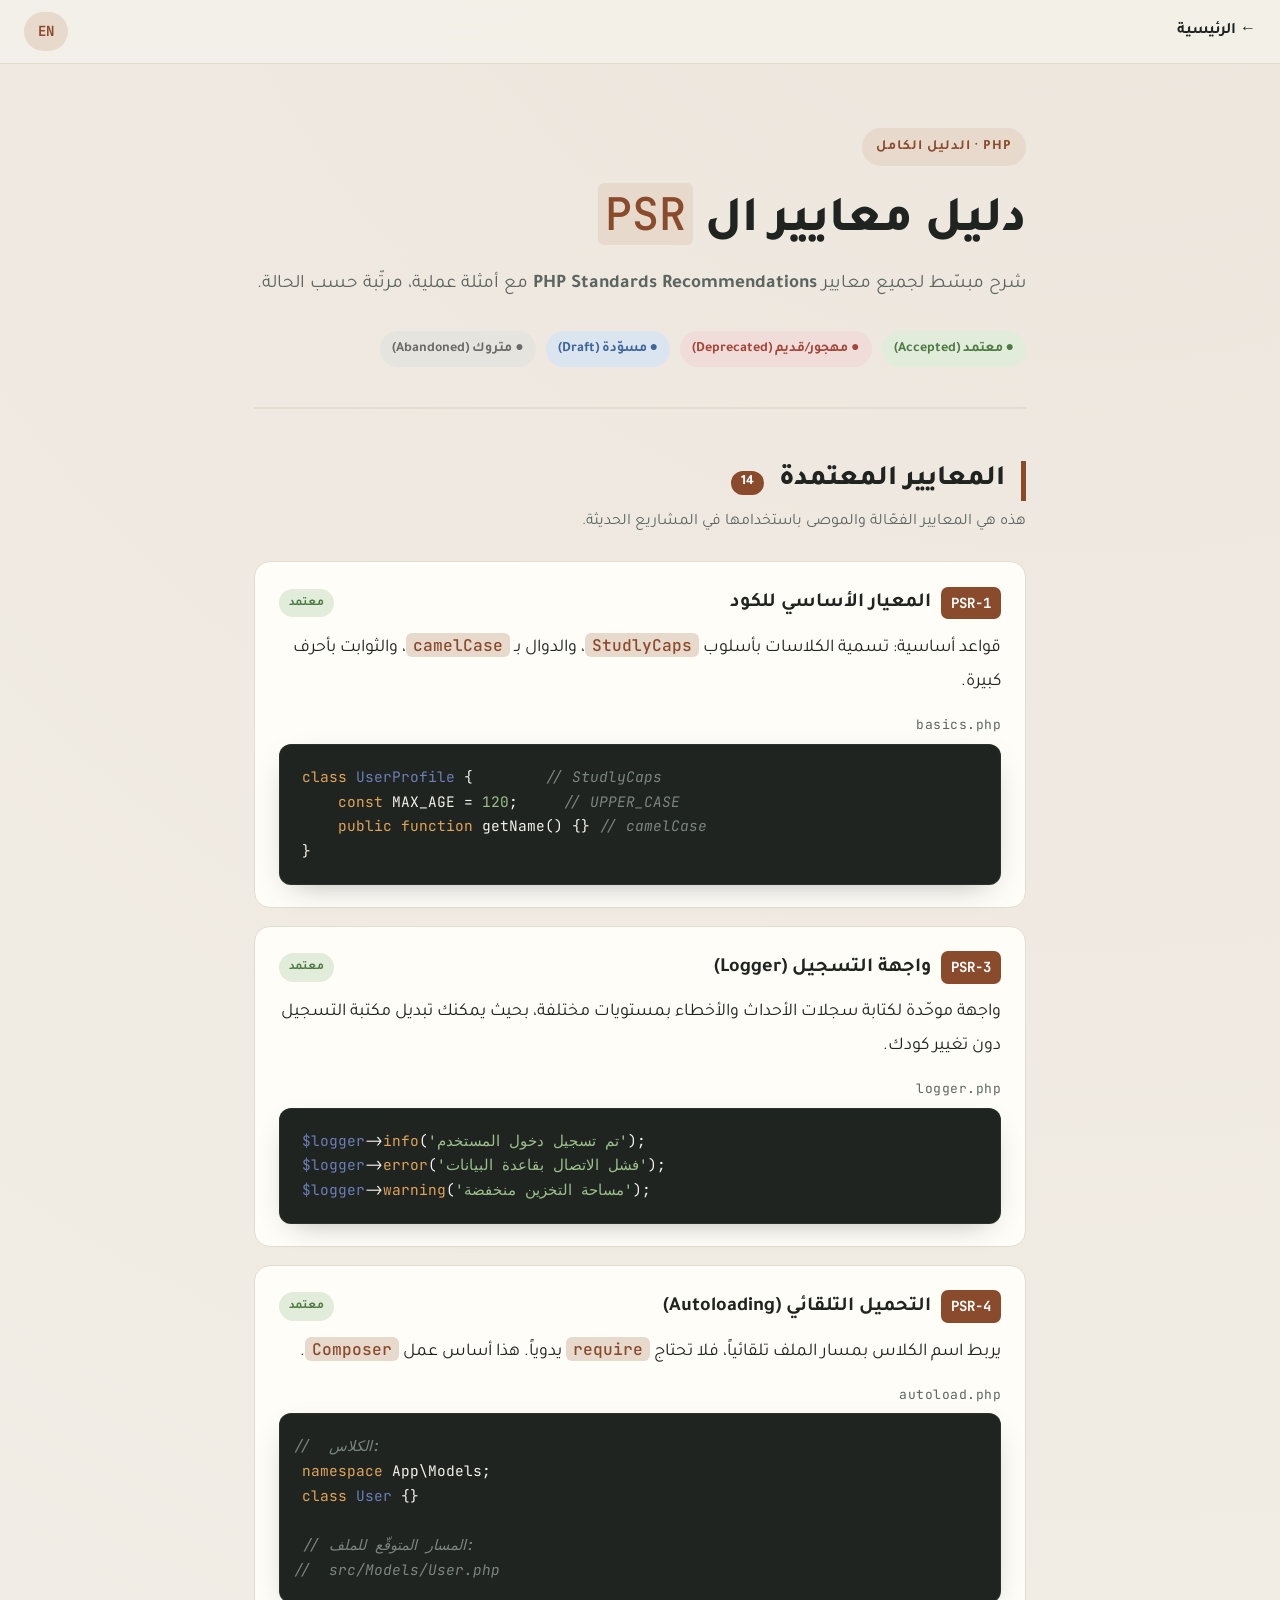
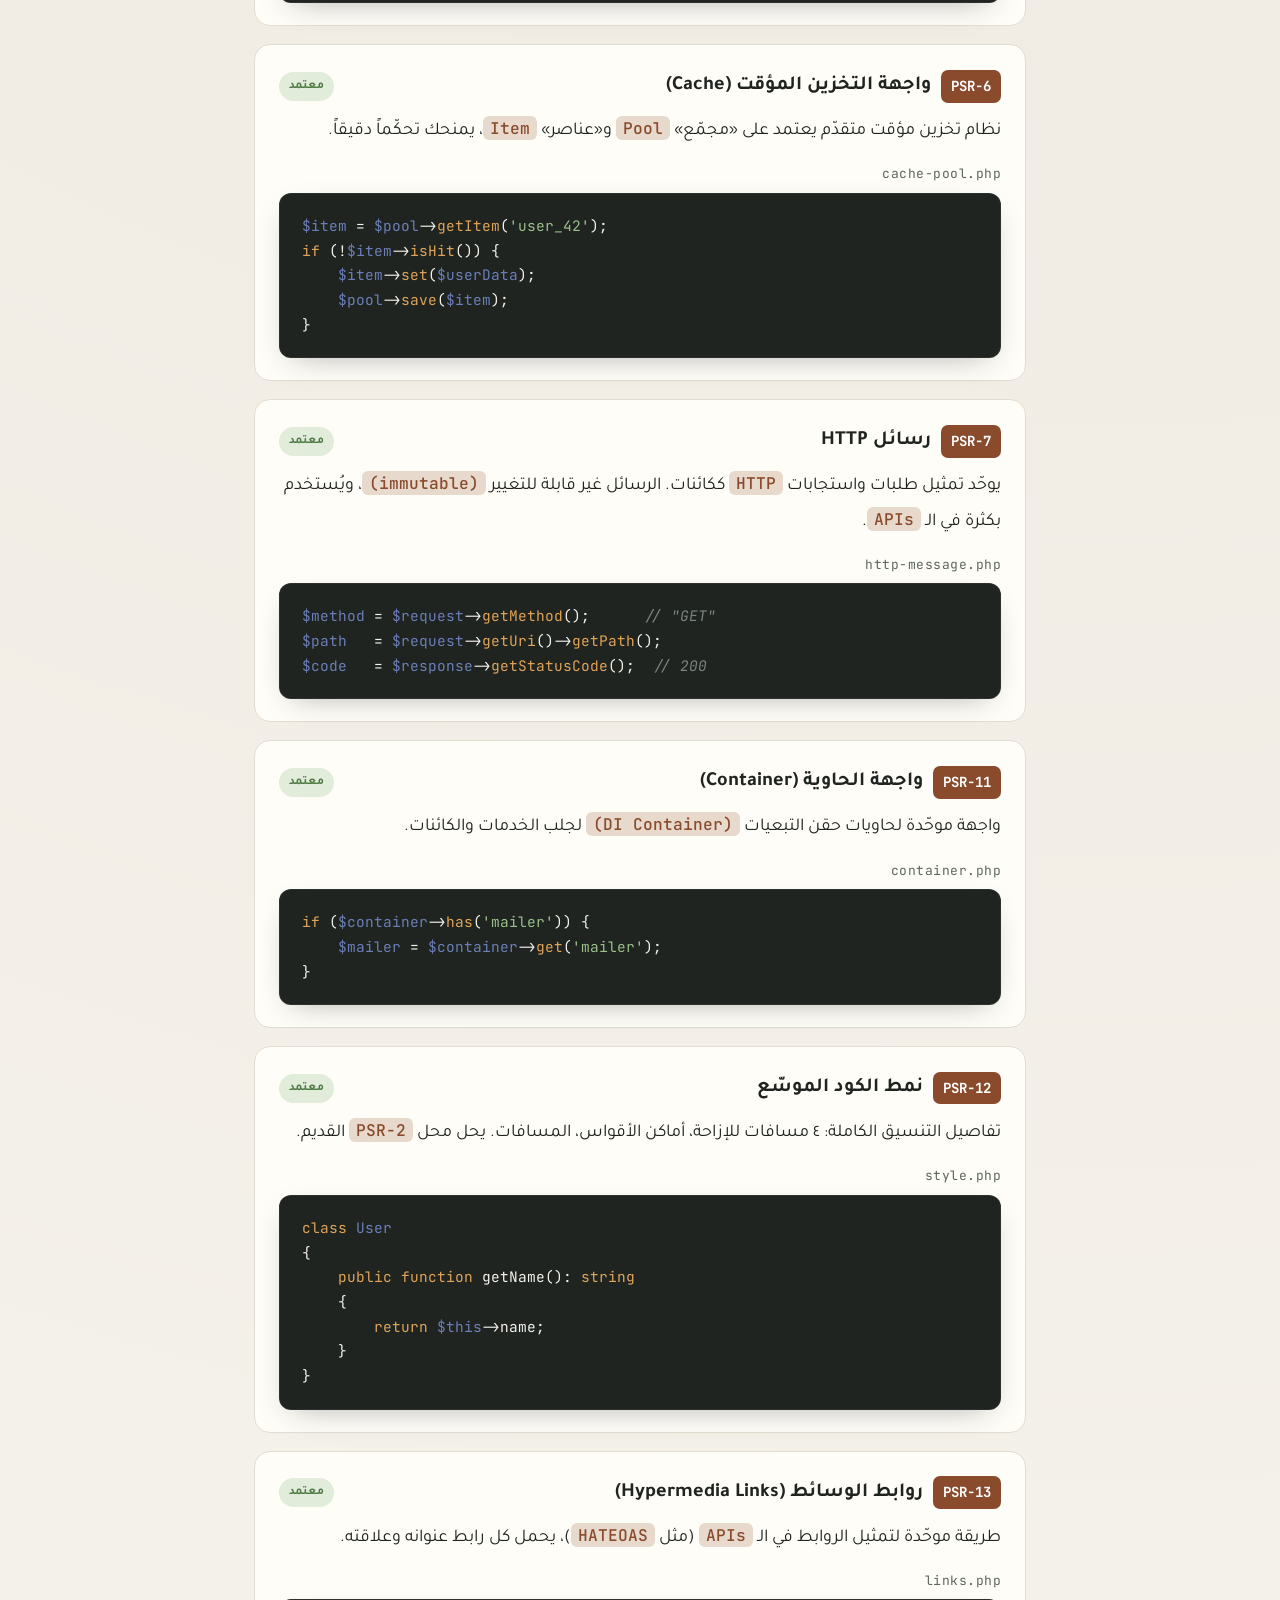
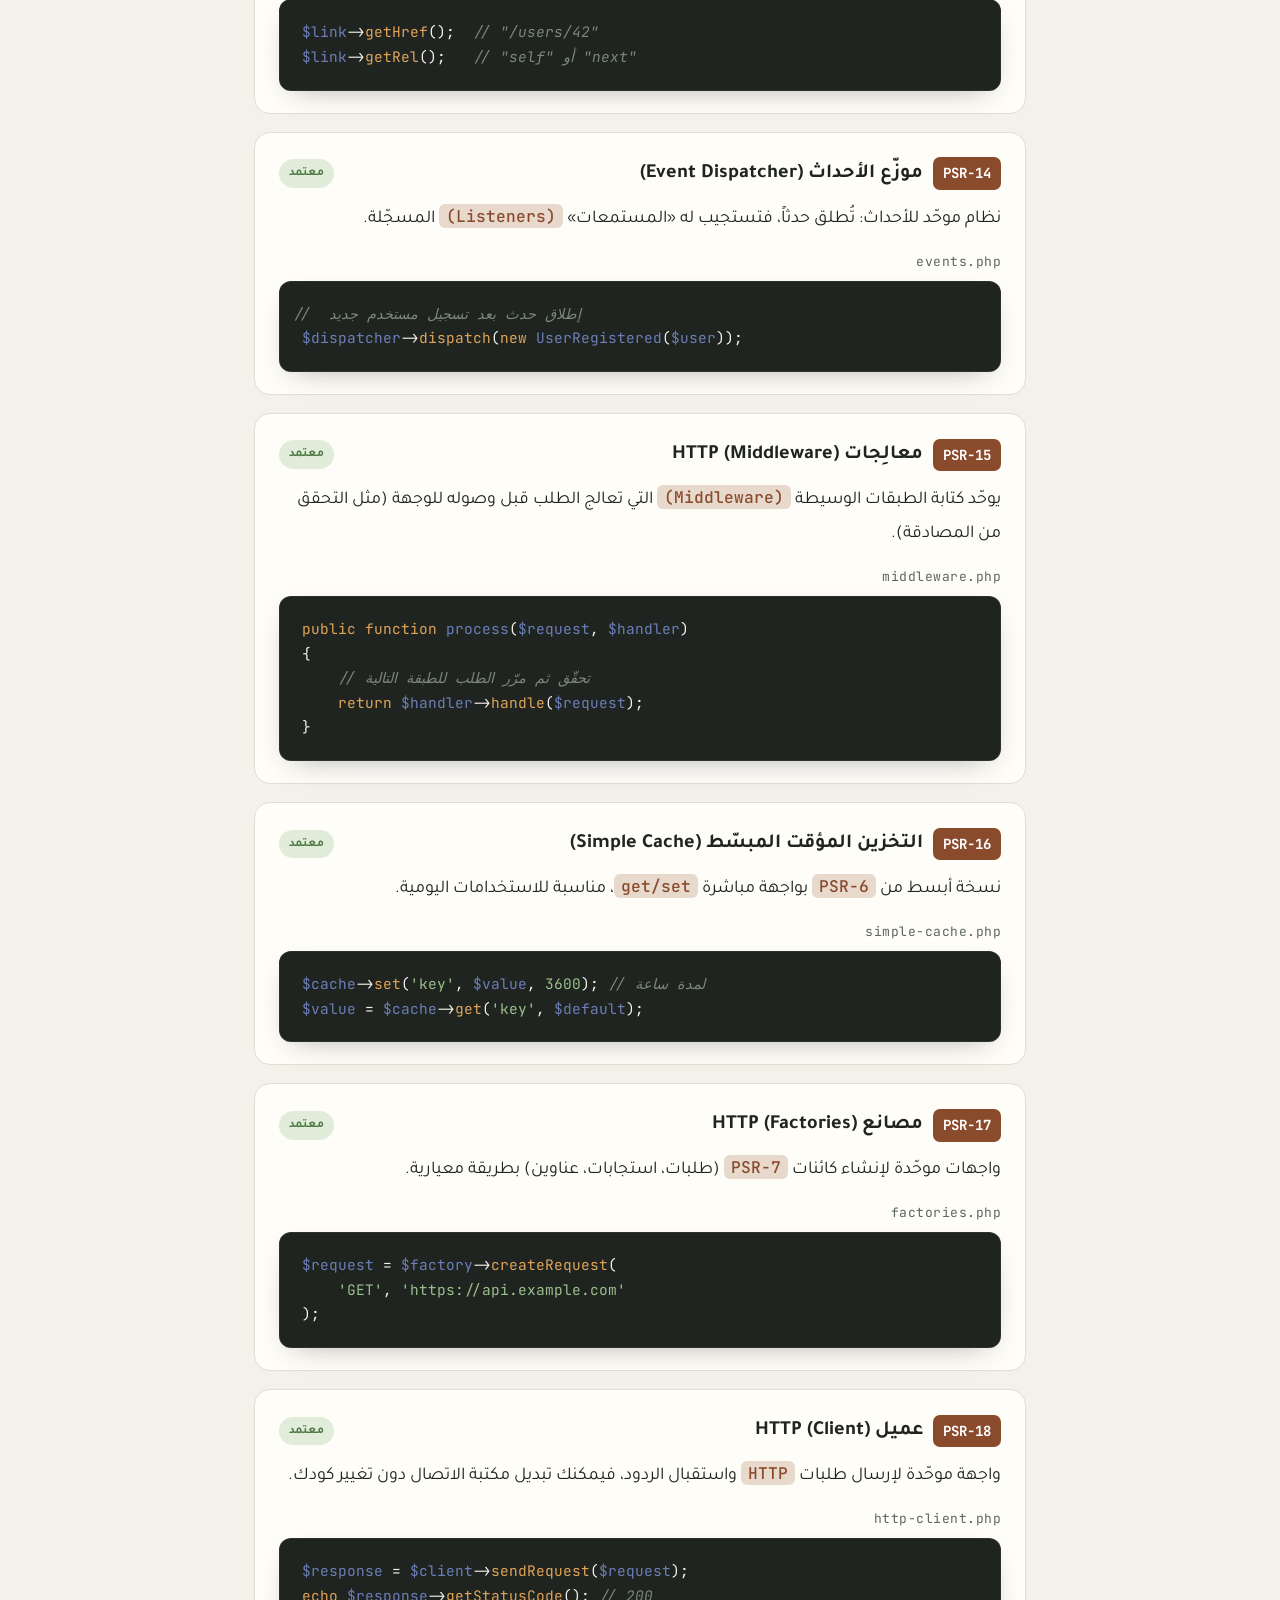
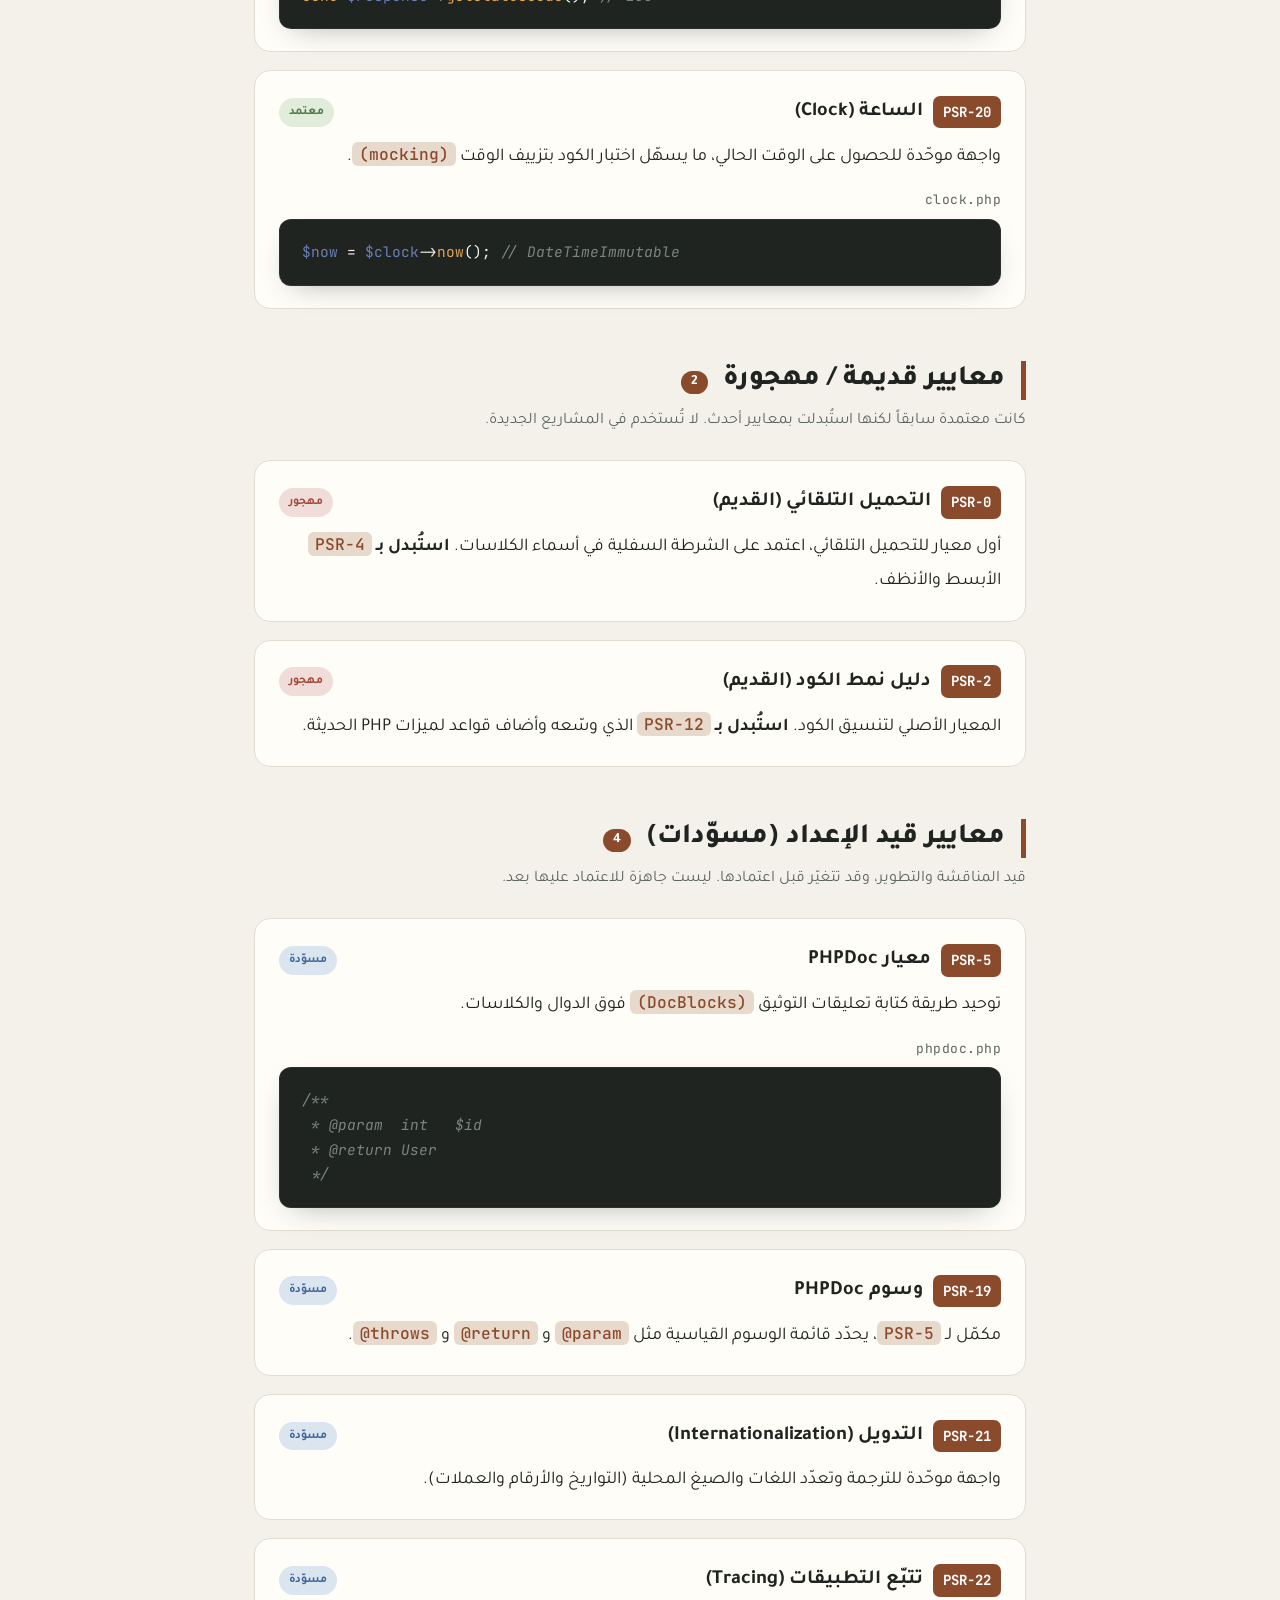
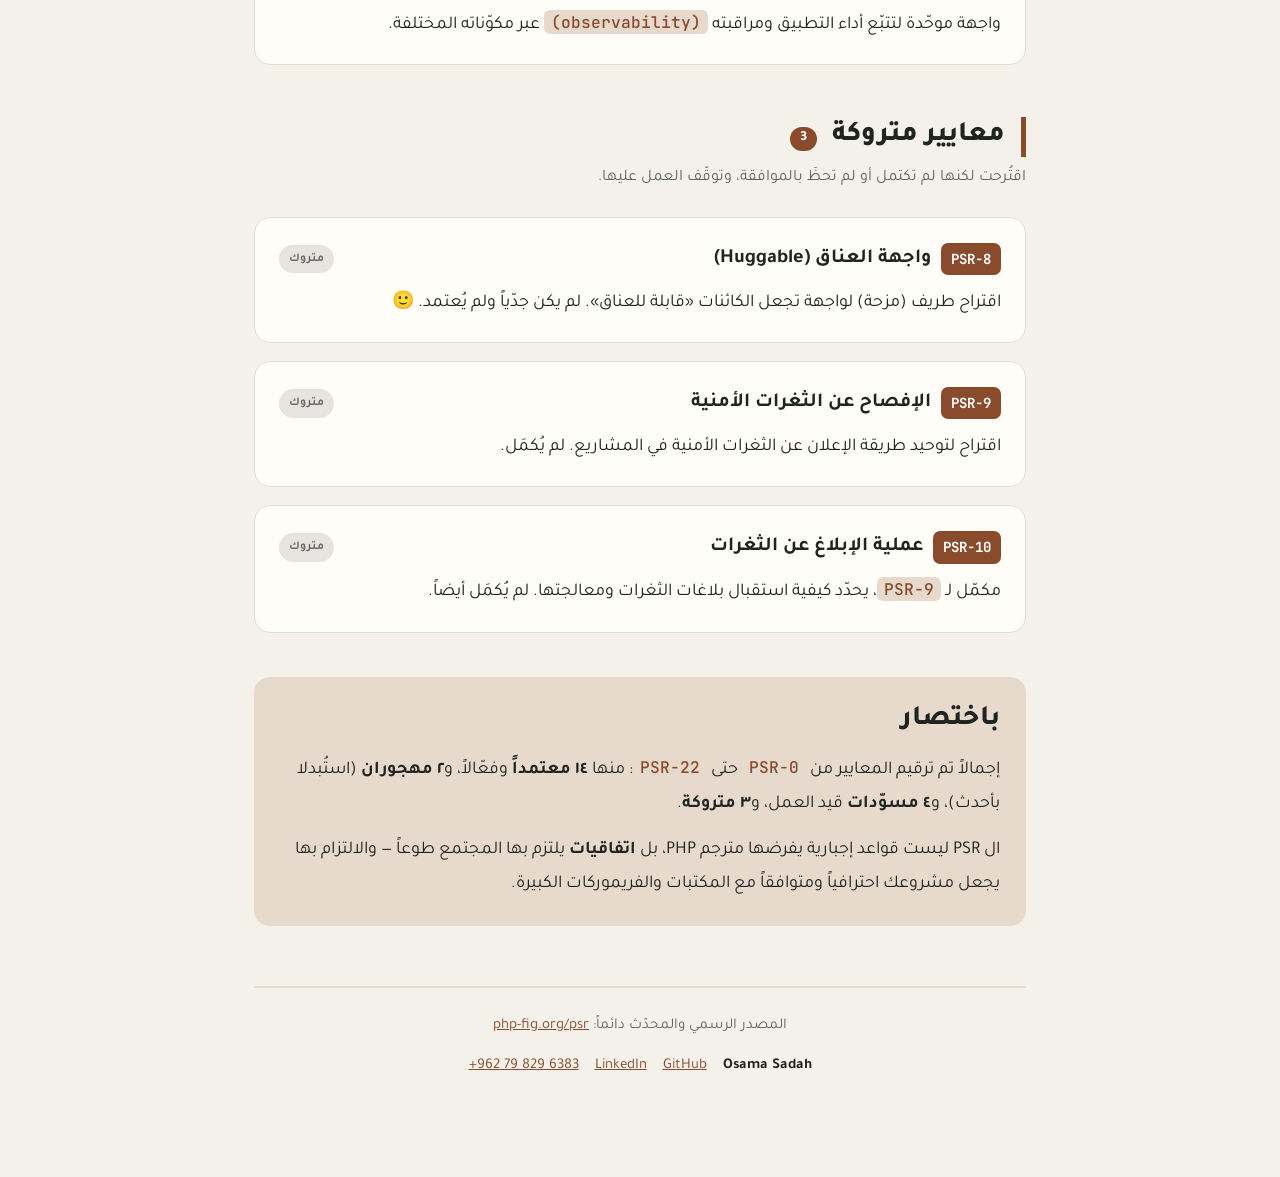
<file: articles/psr-standards/ar.html>
<!DOCTYPE html>
<html lang="ar" dir="rtl">
<head>
<meta charset="UTF-8">
<meta name="viewport" content="width=device-width, initial-scale=1.0">

<!-- ===================== SEO ===================== -->
<title>دليل معايير PSR في PHP — شرح كامل من PSR-0 إلى PSR-22</title>
<meta name="description" content="شرح مبسّط ومدعوم بأمثلة عملية لجميع معايير PHP الموصى بها (PSR) — المعتمدة والمهجورة والمسودات — من PSR-0 إلى PSR-22.">
<meta name="author" content="Articles">
<meta name="keywords" content="PHP, PSR, معايير PHP, PHP-FIG, PSR-4, PSR-12, التحميل التلقائي, معايير الترميز">
<meta name="robots" content="index, follow">
<meta name="theme-color" content="#8a4b2d">
<link rel="canonical" href="https://osama-98.github.io/articles/articles/psr-standards/ar.html">

<!-- بدائل اللغة: النسخة العربية ⇄ الإنجليزية لنفس المقال -->
<link rel="alternate" hreflang="ar" href="https://osama-98.github.io/articles/articles/psr-standards/ar.html">
<link rel="alternate" hreflang="en" href="https://osama-98.github.io/articles/articles/psr-standards/en.html">
<link rel="alternate" hreflang="x-default" href="https://osama-98.github.io/articles/articles/psr-standards/en.html">

<!-- Open Graph -->
<meta property="og:type" content="article">
<meta property="og:site_name" content="Articles">
<meta property="og:title" content="دليل معايير PSR في PHP">
<meta property="og:description" content="شرح مبسّط ومدعوم بأمثلة عملية لجميع معايير PHP الموصى بها، من PSR-0 إلى PSR-22.">
<meta property="og:url" content="https://osama-98.github.io/articles/articles/psr-standards/ar.html">
<meta property="og:locale" content="ar_AR">
<meta property="og:locale:alternate" content="en_US">
<meta property="article:published_time" content="2026-06-04">
<meta property="article:tag" content="PHP">
<meta property="article:tag" content="Standards">

<!-- Twitter card -->
<meta name="twitter:card" content="summary_large_image">
<meta name="twitter:title" content="دليل معايير PSR في PHP">
<meta name="twitter:description" content="شرح مبسّط ومدعوم بأمثلة عملية لجميع معايير PHP الموصى بها، من PSR-0 إلى PSR-22.">

<!-- Structured data -->
<script type="application/ld+json">
{
  "@context": "https://schema.org",
  "@type": "TechArticle",
  "headline": "دليل معايير PSR في PHP",
  "description": "شرح مبسّط ومدعوم بأمثلة عملية لجميع معايير PHP الموصى بها، من PSR-0 إلى PSR-22.",
  "inLanguage": "ar",
  "datePublished": "2026-06-04",
  "author": { "@type": "Organization", "name": "Articles" },
  "publisher": { "@type": "Organization", "name": "Articles" },
  "mainEntityOfPage": "https://osama-98.github.io/articles/articles/psr-standards/ar.html",
  "keywords": "PHP, PSR, PHP-FIG, معايير الترميز, التحميل التلقائي"
}
</script>
<link rel="preconnect" href="https://fonts.googleapis.com">
<link rel="preconnect" href="https://fonts.gstatic.com" crossorigin>
<link href="https://fonts.googleapis.com/css2?family=Tajawal:wght@400;500;700;800&family=JetBrains+Mono:wght@400;500;700&display=swap" rel="stylesheet">
<style>
  :root{
    --bg:#f4f1ea;
    --paper:#fffdf8;
    --ink:#1f2421;
    --muted:#5c6660;
    --accent:#8a4b2d;
    --accent-soft:#e8d9cd;
    --line:#e3ddd1;
    --code-bg:#1f2421;
    --code-ink:#f4f1ea;
    --code-key:#e0a458;
    --code-str:#9bbf8a;
    --code-com:#7b857f;
    --php:#6c7eb7;
    --ok:#4f7a44;
    --ok-bg:#e1ecdb;
    --dep:#a3473b;
    --dep-bg:#f0ddd9;
    --draft:#3f6699;
    --draft-bg:#dbe5f0;
    --aban:#6b6b6b;
    --aban-bg:#e6e4df;
  }
  *{box-sizing:border-box;}
  html{scroll-behavior:smooth;}
  body{
    margin:0;
    background:
      radial-gradient(circle at 85% -5%, rgba(138,75,45,.07), transparent 45%),
      var(--bg);
    color:var(--ink);
    font-family:'Tajawal', sans-serif;
    line-height:1.9;
    font-size:18px;
    -webkit-font-smoothing:antialiased;
  }
  .wrap{max-width:820px; margin:0 auto; padding:64px 24px 96px;}

  /* Header */
  header{margin-bottom:40px; border-bottom:2px solid var(--line); padding-bottom:32px;}
  .kicker{
    display:inline-block; font-size:14px; font-weight:700; letter-spacing:1px;
    color:var(--accent); background:var(--accent-soft);
    padding:6px 14px; border-radius:999px; margin-bottom:20px;
  }
  h1{font-size:clamp(32px,6.5vw,50px); font-weight:800; margin:0 0 12px; line-height:1.25;}
  .sub{color:var(--muted); font-size:19px; margin:0;}

  /* Legend */
  .legend{
    display:flex; flex-wrap:wrap; gap:10px; margin:28px 0 8px;
  }
  .legend span{
    font-size:14px; font-weight:700; padding:5px 12px; border-radius:999px;
  }
  .lg-ok{color:var(--ok); background:var(--ok-bg);}
  .lg-dep{color:var(--dep); background:var(--dep-bg);}
  .lg-draft{color:var(--draft); background:var(--draft-bg);}
  .lg-aban{color:var(--aban); background:var(--aban-bg);}

  /* Sections */
  section{margin-top:52px;}
  .group-title{
    font-size:28px; font-weight:800; margin:0 0 6px; line-height:1.4;
    padding-right:16px; border-right:5px solid var(--accent);
  }
  .group-desc{color:var(--muted); font-size:16px; margin:0 0 24px;}

  /* Cards */
  .card{
    background:var(--paper); border:1px solid var(--line); border-radius:16px;
    padding:22px 24px; margin-bottom:18px;
    transition:transform .2s ease, box-shadow .2s ease;
  }
  .card:hover{transform:translateY(-2px); box-shadow:0 14px 30px -16px rgba(31,36,33,.3);}
  .card-head{display:flex; align-items:center; flex-wrap:wrap; gap:10px; margin-bottom:6px;}
  .card-head h3{margin:0; font-size:20px; font-weight:700; color:var(--ink);}
  .tag{
    font-family:'JetBrains Mono', monospace; direction:ltr;
    font-size:14px; font-weight:700; color:#fff; background:var(--accent);
    padding:3px 10px; border-radius:7px;
  }
  .status{
    font-size:12px; font-weight:700; padding:3px 10px; border-radius:999px;
    margin-inline-start:auto;
  }
  .s-ok{color:var(--ok); background:var(--ok-bg);}
  .s-dep{color:var(--dep); background:var(--dep-bg);}
  .s-draft{color:var(--draft); background:var(--draft-bg);}
  .s-aban{color:var(--aban); background:var(--aban-bg);}
  .card p{margin:8px 0 0;}

  /* Inline English / code terms */
  .en{
    unicode-bidi:isolate; direction:ltr;
    font-family:'JetBrains Mono', monospace; font-size:.9em;
    background:var(--accent-soft); color:var(--accent);
    padding:1px 7px; border-radius:6px; font-weight:500;
  }

  /* Code blocks (forced LTR) */
  .code-label{
    direction:ltr; display:inline-block; font-family:'JetBrains Mono', monospace;
    font-size:13px; color:var(--muted); margin:14px 0 6px; letter-spacing:.5px;
  }
  pre{
    direction:ltr; text-align:left; unicode-bidi:isolate;
    background:var(--code-bg); color:var(--code-ink);
    font-family:'JetBrains Mono', monospace; font-size:14.5px; line-height:1.7;
    padding:20px 22px; border-radius:12px; overflow-x:auto; margin:0;
    box-shadow:0 10px 30px -14px rgba(31,36,33,.4);
    border:1px solid rgba(255,255,255,.06);
  }
  pre .c-com{color:var(--code-com); font-style:italic;}
  pre .c-key{color:var(--code-key);}
  pre .c-str{color:var(--code-str);}
  pre .c-php{color:var(--php);}

  /* TOC count chip */
  .count{
    display:inline-block; background:var(--accent); color:#fff; font-weight:700;
    font-size:14px; padding:2px 10px; border-radius:999px; margin-inline-start:8px;
  }

  .callout{background:var(--accent-soft); border-radius:16px; padding:24px 26px; margin-top:44px;}
  .callout .group-title{border:none; padding:0; margin-bottom:12px;}
  .callout p{margin:0 0 12px;}
  .callout p:last-child{margin:0;}

  footer{
    margin-top:60px; padding-top:24px; border-top:2px solid var(--line);
    color:var(--muted); font-size:15px; text-align:center;
  }
  footer a{color:var(--accent);}

  /* ===== شريط علوي للموقع (مضاف من مركز المقالات — لا يؤثر على محتوى المقال) ===== */
  .site-topbar{
    position:sticky; top:0; z-index:50;
    display:flex; align-items:center; justify-content:space-between; gap:16px;
    padding:12px 24px;
    background:rgba(244,241,234,.85); backdrop-filter:blur(10px);
    border-bottom:1px solid var(--line);
  }
  .site-topbar a{text-decoration:none;}
  .site-topbar .tb-home{
    font-family:'Tajawal', sans-serif; font-size:16px; font-weight:700;
    color:var(--ink); display:inline-flex; align-items:center; gap:7px;
    transition:color .2s ease;
  }
  .site-topbar .tb-home:hover{color:var(--accent);}
  .site-topbar .tb-lang{
    font-family:'JetBrains Mono', monospace; font-size:14px; font-weight:700;
    color:var(--accent); background:var(--accent-soft);
    padding:6px 14px; border-radius:999px;
    transition:transform .2s ease, box-shadow .2s ease;
  }
  .site-topbar .tb-lang:hover{transform:translateY(-1px); box-shadow:0 8px 18px -10px rgba(138,75,45,.6);}
</style>
</head>
<body>

<!-- شريط علوي: العودة للرئيسية + الانتقال للنسخة بلغة أخرى -->
<nav class="site-topbar">
  <a class="tb-home" href="../../index.html">← الرئيسية</a>
  <a class="tb-lang" href="en.html" lang="en">EN</a>
</nav>

<div class="wrap">

  <header>
    <span class="kicker">PHP · الدليل الكامل</span>
    <h1>دليل معايير ال <span class="en">PSR</span></h1>
    <p class="sub">شرح مبسّط لجميع معايير <strong>PHP Standards Recommendations</strong> مع أمثلة عملية، مرتّبة حسب الحالة.</p>
    <div class="legend">
      <span class="lg-ok">● معتمد (Accepted)</span>
      <span class="lg-dep">● مهجور/قديم (Deprecated)</span>
      <span class="lg-draft">● مسوّدة (Draft)</span>
      <span class="lg-aban">● متروك (Abandoned)</span>
    </div>
  </header>

  <!-- ===================== ACCEPTED ===================== -->
  <section>
    <h2 class="group-title">المعايير المعتمدة <span class="count">14</span></h2>
    <p class="group-desc">هذه هي المعايير الفعّالة والموصى باستخدامها في المشاريع الحديثة.</p>

    <!-- PSR-1 -->
    <div class="card">
      <div class="card-head"><span class="tag">PSR-1</span><h3>المعيار الأساسي للكود</h3><span class="status s-ok">معتمد</span></div>
      <p>قواعد أساسية: تسمية الكلاسات بأسلوب <span class="en">StudlyCaps</span>، والدوال بـ <span class="en">camelCase</span>، والثوابت بأحرف كبيرة.</p>
      <span class="code-label">basics.php</span>
<pre><span class="c-key">class</span> <span class="c-php">UserProfile</span> {        <span class="c-com">// StudlyCaps</span>
    <span class="c-key">const</span> MAX_AGE = <span class="c-str">120</span>;     <span class="c-com">// UPPER_CASE</span>
    <span class="c-key">public function</span> getName() {} <span class="c-com">// camelCase</span>
}</pre>
    </div>

    <!-- PSR-3 -->
    <div class="card">
      <div class="card-head"><span class="tag">PSR-3</span><h3>واجهة التسجيل (Logger)</h3><span class="status s-ok">معتمد</span></div>
      <p>واجهة موحّدة لكتابة سجلات الأحداث والأخطاء بمستويات مختلفة، بحيث يمكنك تبديل مكتبة التسجيل دون تغيير كودك.</p>
      <span class="code-label">logger.php</span>
<pre><span class="c-php">$logger</span>-><span class="c-key">info</span>(<span class="c-str">'تم تسجيل دخول المستخدم'</span>);
<span class="c-php">$logger</span>-><span class="c-key">error</span>(<span class="c-str">'فشل الاتصال بقاعدة البيانات'</span>);
<span class="c-php">$logger</span>-><span class="c-key">warning</span>(<span class="c-str">'مساحة التخزين منخفضة'</span>);</pre>
    </div>

    <!-- PSR-4 -->
    <div class="card">
      <div class="card-head"><span class="tag">PSR-4</span><h3>التحميل التلقائي (Autoloading)</h3><span class="status s-ok">معتمد</span></div>
      <p>يربط اسم الكلاس بمسار الملف تلقائياً، فلا تحتاج <span class="en">require</span> يدوياً. هذا أساس عمل <span class="en">Composer</span>.</p>
      <span class="code-label">autoload.php</span>
<pre><span class="c-com">// الكلاس:</span>
<span class="c-key">namespace</span> App\Models;
<span class="c-key">class</span> <span class="c-php">User</span> {}

<span class="c-com">// المسار المتوقّع للملف:</span>
<span class="c-com">// src/Models/User.php</span></pre>
    </div>

    <!-- PSR-6 -->
    <div class="card">
      <div class="card-head"><span class="tag">PSR-6</span><h3>واجهة التخزين المؤقت (Cache)</h3><span class="status s-ok">معتمد</span></div>
      <p>نظام تخزين مؤقت متقدّم يعتمد على «مجمّع» <span class="en">Pool</span> و«عناصر» <span class="en">Item</span>، يمنحك تحكّماً دقيقاً.</p>
      <span class="code-label">cache-pool.php</span>
<pre><span class="c-php">$item</span> = <span class="c-php">$pool</span>-><span class="c-key">getItem</span>(<span class="c-str">'user_42'</span>);
<span class="c-key">if</span> (!<span class="c-php">$item</span>-><span class="c-key">isHit</span>()) {
    <span class="c-php">$item</span>-><span class="c-key">set</span>(<span class="c-php">$userData</span>);
    <span class="c-php">$pool</span>-><span class="c-key">save</span>(<span class="c-php">$item</span>);
}</pre>
    </div>

    <!-- PSR-7 -->
    <div class="card">
      <div class="card-head"><span class="tag">PSR-7</span><h3>رسائل HTTP</h3><span class="status s-ok">معتمد</span></div>
      <p>يوحّد تمثيل طلبات واستجابات <span class="en">HTTP</span> ككائنات. الرسائل غير قابلة للتغيير <span class="en">(immutable)</span>، ويُستخدم بكثرة في الـ <span class="en">APIs</span>.</p>
      <span class="code-label">http-message.php</span>
<pre><span class="c-php">$method</span> = <span class="c-php">$request</span>-><span class="c-key">getMethod</span>();      <span class="c-com">// "GET"</span>
<span class="c-php">$path</span>   = <span class="c-php">$request</span>-><span class="c-key">getUri</span>()-><span class="c-key">getPath</span>();
<span class="c-php">$code</span>   = <span class="c-php">$response</span>-><span class="c-key">getStatusCode</span>();  <span class="c-com">// 200</span></pre>
    </div>

    <!-- PSR-11 -->
    <div class="card">
      <div class="card-head"><span class="tag">PSR-11</span><h3>واجهة الحاوية (Container)</h3><span class="status s-ok">معتمد</span></div>
      <p>واجهة موحّدة لحاويات حقن التبعيات <span class="en">(DI Container)</span> لجلب الخدمات والكائنات.</p>
      <span class="code-label">container.php</span>
<pre><span class="c-key">if</span> (<span class="c-php">$container</span>-><span class="c-key">has</span>(<span class="c-str">'mailer'</span>)) {
    <span class="c-php">$mailer</span> = <span class="c-php">$container</span>-><span class="c-key">get</span>(<span class="c-str">'mailer'</span>);
}</pre>
    </div>

    <!-- PSR-12 -->
    <div class="card">
      <div class="card-head"><span class="tag">PSR-12</span><h3>نمط الكود الموسّع</h3><span class="status s-ok">معتمد</span></div>
      <p>تفاصيل التنسيق الكاملة: ٤ مسافات للإزاحة، أماكن الأقواس، المسافات. يحل محل <span class="en">PSR-2</span> القديم.</p>
      <span class="code-label">style.php</span>
<pre><span class="c-key">class</span> <span class="c-php">User</span>
{
    <span class="c-key">public function</span> getName(): <span class="c-key">string</span>
    {
        <span class="c-key">return</span> <span class="c-php">$this</span>->name;
    }
}</pre>
    </div>

    <!-- PSR-13 -->
    <div class="card">
      <div class="card-head"><span class="tag">PSR-13</span><h3>روابط الوسائط (Hypermedia Links)</h3><span class="status s-ok">معتمد</span></div>
      <p>طريقة موحّدة لتمثيل الروابط في الـ <span class="en">APIs</span> (مثل <span class="en">HATEOAS</span>)، يحمل كل رابط عنوانه وعلاقته.</p>
      <span class="code-label">links.php</span>
<pre><span class="c-php">$link</span>-><span class="c-key">getHref</span>();  <span class="c-com">// "/users/42"</span>
<span class="c-php">$link</span>-><span class="c-key">getRel</span>();   <span class="c-com">// "self" أو "next"</span></pre>
    </div>

    <!-- PSR-14 -->
    <div class="card">
      <div class="card-head"><span class="tag">PSR-14</span><h3>موزّع الأحداث (Event Dispatcher)</h3><span class="status s-ok">معتمد</span></div>
      <p>نظام موحّد للأحداث: تُطلق حدثاً، فتستجيب له «المستمعات» <span class="en">(Listeners)</span> المسجّلة.</p>
      <span class="code-label">events.php</span>
<pre><span class="c-com">// إطلاق حدث بعد تسجيل مستخدم جديد</span>
<span class="c-php">$dispatcher</span>-><span class="c-key">dispatch</span>(<span class="c-key">new</span> <span class="c-php">UserRegistered</span>(<span class="c-php">$user</span>));</pre>
    </div>

    <!-- PSR-15 -->
    <div class="card">
      <div class="card-head"><span class="tag">PSR-15</span><h3>معالِجات HTTP (Middleware)</h3><span class="status s-ok">معتمد</span></div>
      <p>يوحّد كتابة الطبقات الوسيطة <span class="en">(Middleware)</span> التي تعالج الطلب قبل وصوله للوجهة (مثل التحقق من المصادقة).</p>
      <span class="code-label">middleware.php</span>
<pre><span class="c-key">public function</span> <span class="c-php">process</span>(<span class="c-php">$request</span>, <span class="c-php">$handler</span>)
{
    <span class="c-com">// تحقّق ثم مرّر الطلب للطبقة التالية</span>
    <span class="c-key">return</span> <span class="c-php">$handler</span>-><span class="c-key">handle</span>(<span class="c-php">$request</span>);
}</pre>
    </div>

    <!-- PSR-16 -->
    <div class="card">
      <div class="card-head"><span class="tag">PSR-16</span><h3>التخزين المؤقت المبسّط (Simple Cache)</h3><span class="status s-ok">معتمد</span></div>
      <p>نسخة أبسط من <span class="en">PSR-6</span> بواجهة مباشرة <span class="en">get/set</span>، مناسبة للاستخدامات اليومية.</p>
      <span class="code-label">simple-cache.php</span>
<pre><span class="c-php">$cache</span>-><span class="c-key">set</span>(<span class="c-str">'key'</span>, <span class="c-php">$value</span>, <span class="c-str">3600</span>); <span class="c-com">// لمدة ساعة</span>
<span class="c-php">$value</span> = <span class="c-php">$cache</span>-><span class="c-key">get</span>(<span class="c-str">'key'</span>, <span class="c-php">$default</span>);</pre>
    </div>

    <!-- PSR-17 -->
    <div class="card">
      <div class="card-head"><span class="tag">PSR-17</span><h3>مصانع HTTP (Factories)</h3><span class="status s-ok">معتمد</span></div>
      <p>واجهات موحّدة لإنشاء كائنات <span class="en">PSR-7</span> (طلبات، استجابات، عناوين) بطريقة معيارية.</p>
      <span class="code-label">factories.php</span>
<pre><span class="c-php">$request</span> = <span class="c-php">$factory</span>-><span class="c-key">createRequest</span>(
    <span class="c-str">'GET'</span>, <span class="c-str">'https://api.example.com'</span>
);</pre>
    </div>

    <!-- PSR-18 -->
    <div class="card">
      <div class="card-head"><span class="tag">PSR-18</span><h3>عميل HTTP (Client)</h3><span class="status s-ok">معتمد</span></div>
      <p>واجهة موحّدة لإرسال طلبات <span class="en">HTTP</span> واستقبال الردود، فيمكنك تبديل مكتبة الاتصال دون تغيير كودك.</p>
      <span class="code-label">http-client.php</span>
<pre><span class="c-php">$response</span> = <span class="c-php">$client</span>-><span class="c-key">sendRequest</span>(<span class="c-php">$request</span>);
<span class="c-key">echo</span> <span class="c-php">$response</span>-><span class="c-key">getStatusCode</span>(); <span class="c-com">// 200</span></pre>
    </div>

    <!-- PSR-20 -->
    <div class="card">
      <div class="card-head"><span class="tag">PSR-20</span><h3>الساعة (Clock)</h3><span class="status s-ok">معتمد</span></div>
      <p>واجهة موحّدة للحصول على الوقت الحالي، ما يسهّل اختبار الكود بتزييف الوقت <span class="en">(mocking)</span>.</p>
      <span class="code-label">clock.php</span>
<pre><span class="c-php">$now</span> = <span class="c-php">$clock</span>-><span class="c-key">now</span>(); <span class="c-com">// DateTimeImmutable</span></pre>
    </div>
  </section>

  <!-- ===================== DEPRECATED ===================== -->
  <section>
    <h2 class="group-title">معايير قديمة / مهجورة <span class="count">2</span></h2>
    <p class="group-desc">كانت معتمدة سابقاً لكنها استُبدلت بمعايير أحدث. لا تُستخدم في المشاريع الجديدة.</p>

    <div class="card">
      <div class="card-head"><span class="tag">PSR-0</span><h3>التحميل التلقائي (القديم)</h3><span class="status s-dep">مهجور</span></div>
      <p>أول معيار للتحميل التلقائي، اعتمد على الشرطة السفلية في أسماء الكلاسات. <strong>استُبدل بـ <span class="en">PSR-4</span></strong> الأبسط والأنظف.</p>
    </div>

    <div class="card">
      <div class="card-head"><span class="tag">PSR-2</span><h3>دليل نمط الكود (القديم)</h3><span class="status s-dep">مهجور</span></div>
      <p>المعيار الأصلي لتنسيق الكود. <strong>استُبدل بـ <span class="en">PSR-12</span></strong> الذي وسّعه وأضاف قواعد لميزات PHP الحديثة.</p>
    </div>
  </section>

  <!-- ===================== DRAFT ===================== -->
  <section>
    <h2 class="group-title">معايير قيد الإعداد (مسوّدات) <span class="count">4</span></h2>
    <p class="group-desc">قيد المناقشة والتطوير، وقد تتغيّر قبل اعتمادها. ليست جاهزة للاعتماد عليها بعد.</p>

    <div class="card">
      <div class="card-head"><span class="tag">PSR-5</span><h3>معيار PHPDoc</h3><span class="status s-draft">مسوّدة</span></div>
      <p>توحيد طريقة كتابة تعليقات التوثيق <span class="en">(DocBlocks)</span> فوق الدوال والكلاسات.</p>
      <span class="code-label">phpdoc.php</span>
<pre><span class="c-com">/**
 * @param  int   $id
 * @return User
 */</span></pre>
    </div>

    <div class="card">
      <div class="card-head"><span class="tag">PSR-19</span><h3>وسوم PHPDoc</h3><span class="status s-draft">مسوّدة</span></div>
      <p>مكمّل لـ <span class="en">PSR-5</span>، يحدّد قائمة الوسوم القياسية مثل <span class="en">@param</span> و <span class="en">@return</span> و <span class="en">@throws</span>.</p>
    </div>

    <div class="card">
      <div class="card-head"><span class="tag">PSR-21</span><h3>التدويل (Internationalization)</h3><span class="status s-draft">مسوّدة</span></div>
      <p>واجهة موحّدة للترجمة وتعدّد اللغات والصيغ المحلية (التواريخ والأرقام والعملات).</p>
    </div>

    <div class="card">
      <div class="card-head"><span class="tag">PSR-22</span><h3>تتبّع التطبيقات (Tracing)</h3><span class="status s-draft">مسوّدة</span></div>
      <p>واجهة موحّدة لتتبّع أداء التطبيق ومراقبته <span class="en">(observability)</span> عبر مكوّناته المختلفة.</p>
    </div>
  </section>

  <!-- ===================== ABANDONED ===================== -->
  <section>
    <h2 class="group-title">معايير متروكة <span class="count">3</span></h2>
    <p class="group-desc">اقتُرحت لكنها لم تكتمل أو لم تحظَ بالموافقة، وتوقّف العمل عليها.</p>

    <div class="card">
      <div class="card-head"><span class="tag">PSR-8</span><h3>واجهة العناق (Huggable)</h3><span class="status s-aban">متروك</span></div>
      <p>اقتراح طريف (مزحة) لواجهة تجعل الكائنات «قابلة للعناق». لم يكن جدّياً ولم يُعتمد. 🙂</p>
    </div>

    <div class="card">
      <div class="card-head"><span class="tag">PSR-9</span><h3>الإفصاح عن الثغرات الأمنية</h3><span class="status s-aban">متروك</span></div>
      <p>اقتراح لتوحيد طريقة الإعلان عن الثغرات الأمنية في المشاريع. لم يُكمَل.</p>
    </div>

    <div class="card">
      <div class="card-head"><span class="tag">PSR-10</span><h3>عملية الإبلاغ عن الثغرات</h3><span class="status s-aban">متروك</span></div>
      <p>مكمّل لـ <span class="en">PSR-9</span>، يحدّد كيفية استقبال بلاغات الثغرات ومعالجتها. لم يُكمَل أيضاً.</p>
    </div>
  </section>

  <!-- ===================== SUMMARY ===================== -->
  <div class="callout">
    <h2 class="group-title">باختصار</h2>
    <p>إجمالاً تم ترقيم المعايير من <span class="en">PSR-0</span> حتى <span class="en">PSR-22</span>: منها <strong>١٤ معتمداً</strong> وفعّالاً، و<strong>٢ مهجوران</strong> (استُبدلا بأحدث)، و<strong>٤ مسوّدات</strong> قيد العمل، و<strong>٣ متروكة</strong>.</p>
    <p>ال PSR ليست قواعد إجبارية يفرضها مترجم PHP، بل <strong>اتفاقيات</strong> يلتزم بها المجتمع طوعاً — والالتزام بها يجعل مشروعك احترافياً ومتوافقاً مع المكتبات والفريموركات الكبيرة.</p>
  </div>

  <footer>
    المصدر الرسمي والمحدّث دائماً: <a href="https://www.php-fig.org/psr/">php-fig.org/psr</a>
    <div style="margin-top:12px; display:flex; flex-wrap:wrap; justify-content:center; align-items:center; gap:8px 16px;">
      <strong style="color:var(--ink);">Osama Sadah</strong>
      <a href="https://github.com/osama-98" target="_blank" rel="noopener">GitHub</a>
      <a href="https://www.linkedin.com/in/osama-sadah" target="_blank" rel="noopener">LinkedIn</a>
      <a href="tel:+962798296383" dir="ltr">+962&nbsp;79&nbsp;829&nbsp;6383</a>
    </div>
  </footer>

</div>
</body>
</html>
</file>
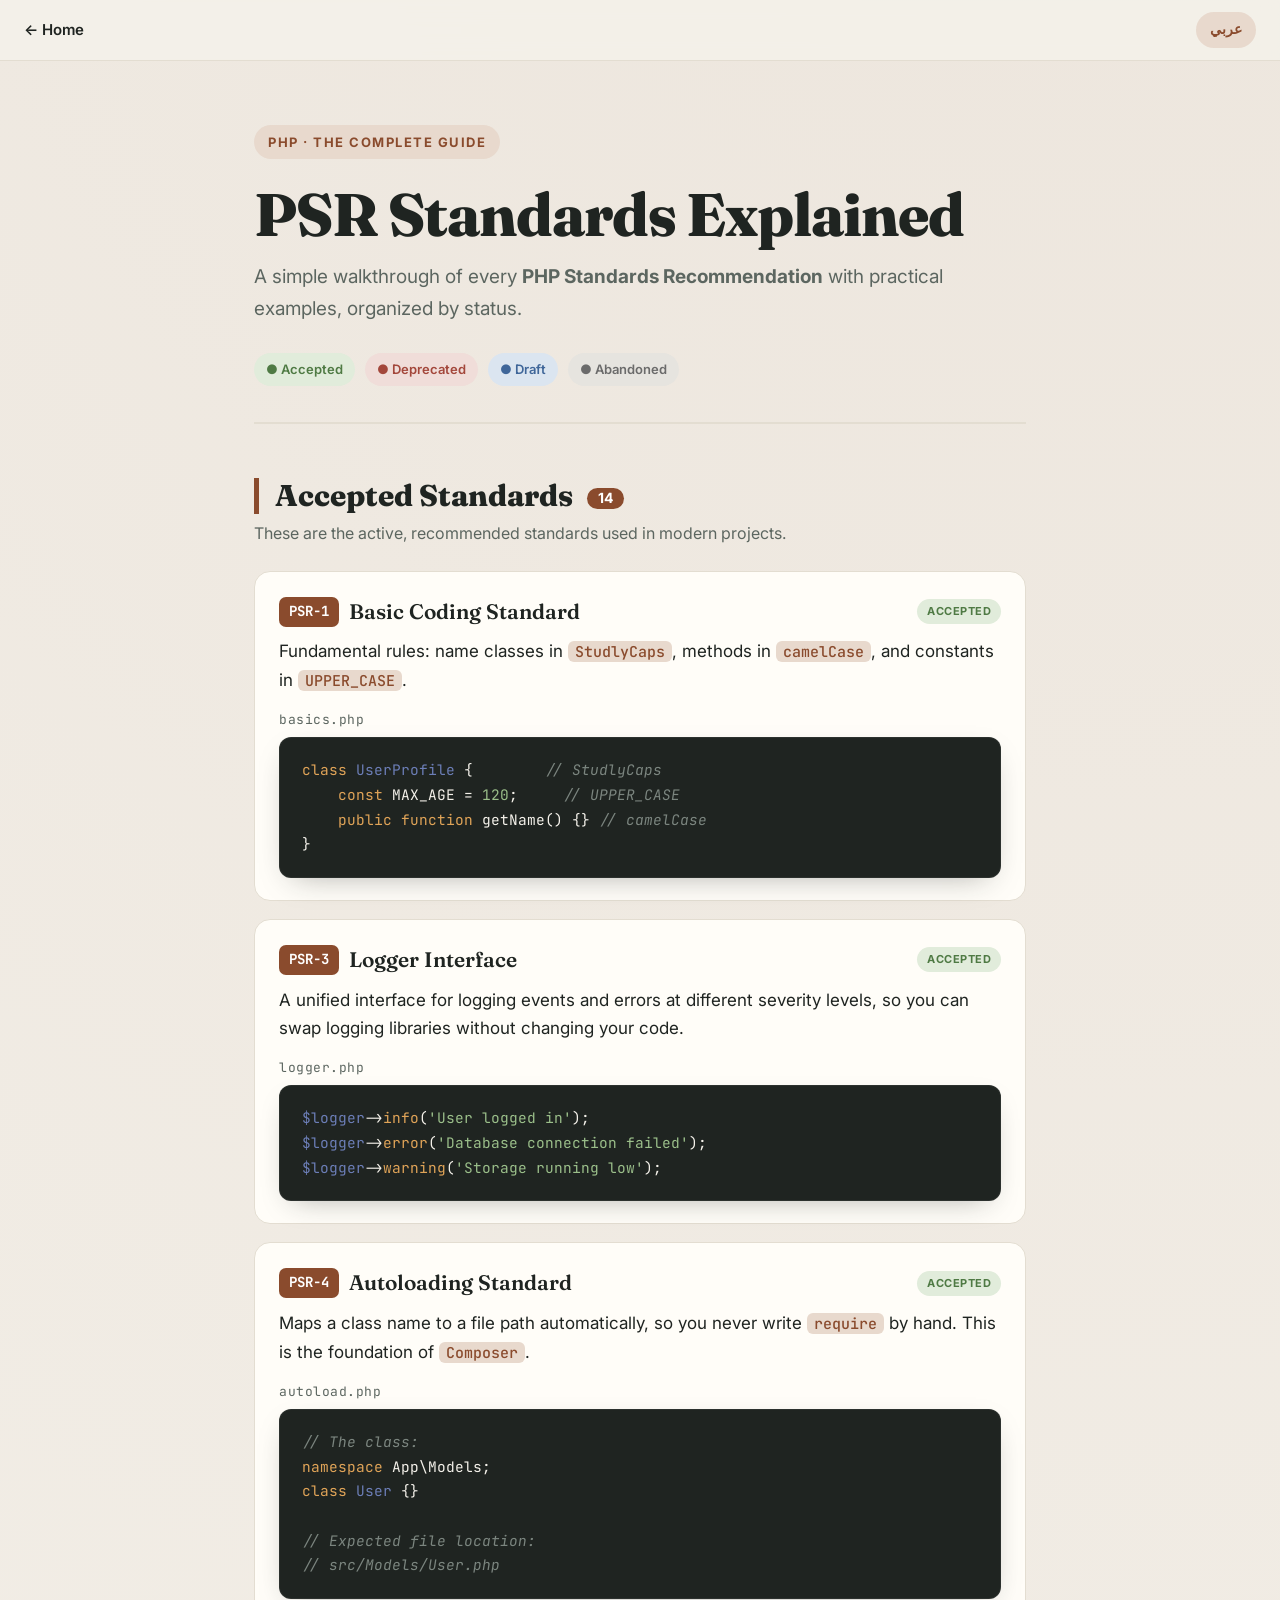
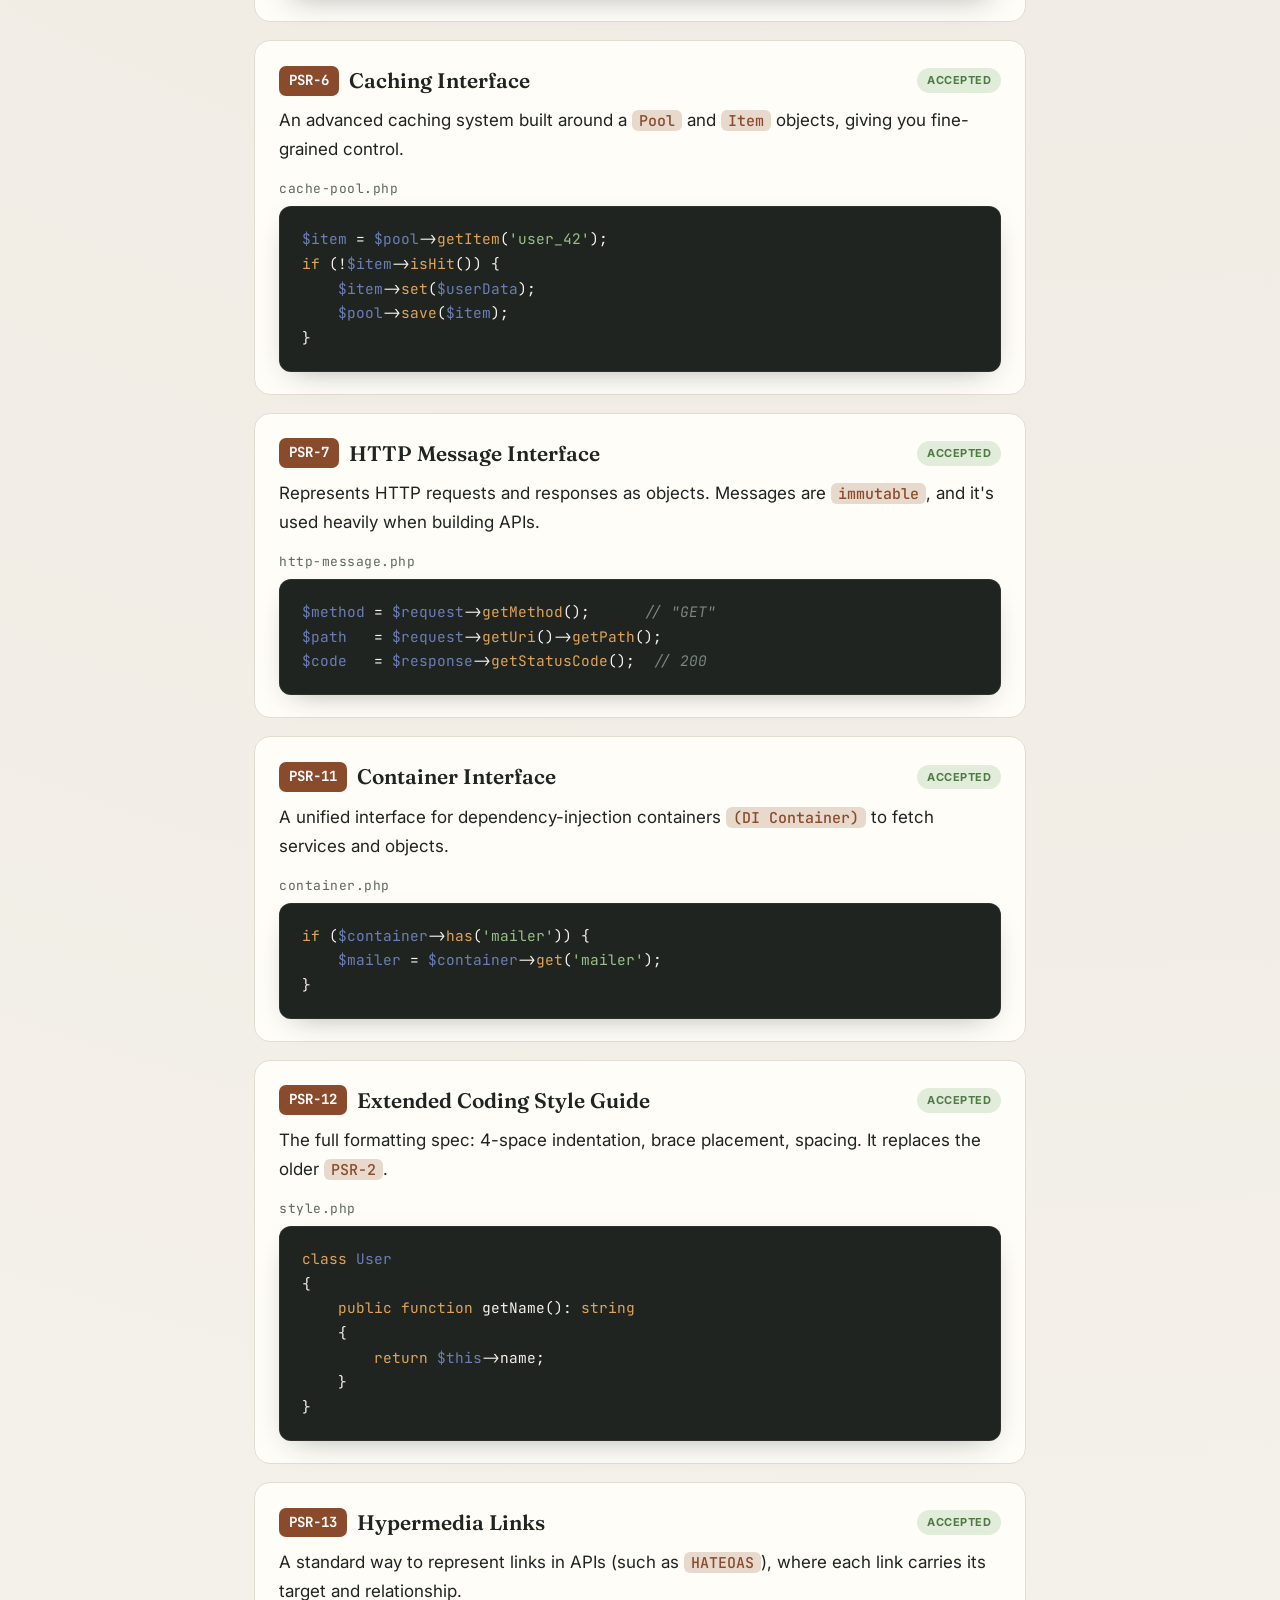
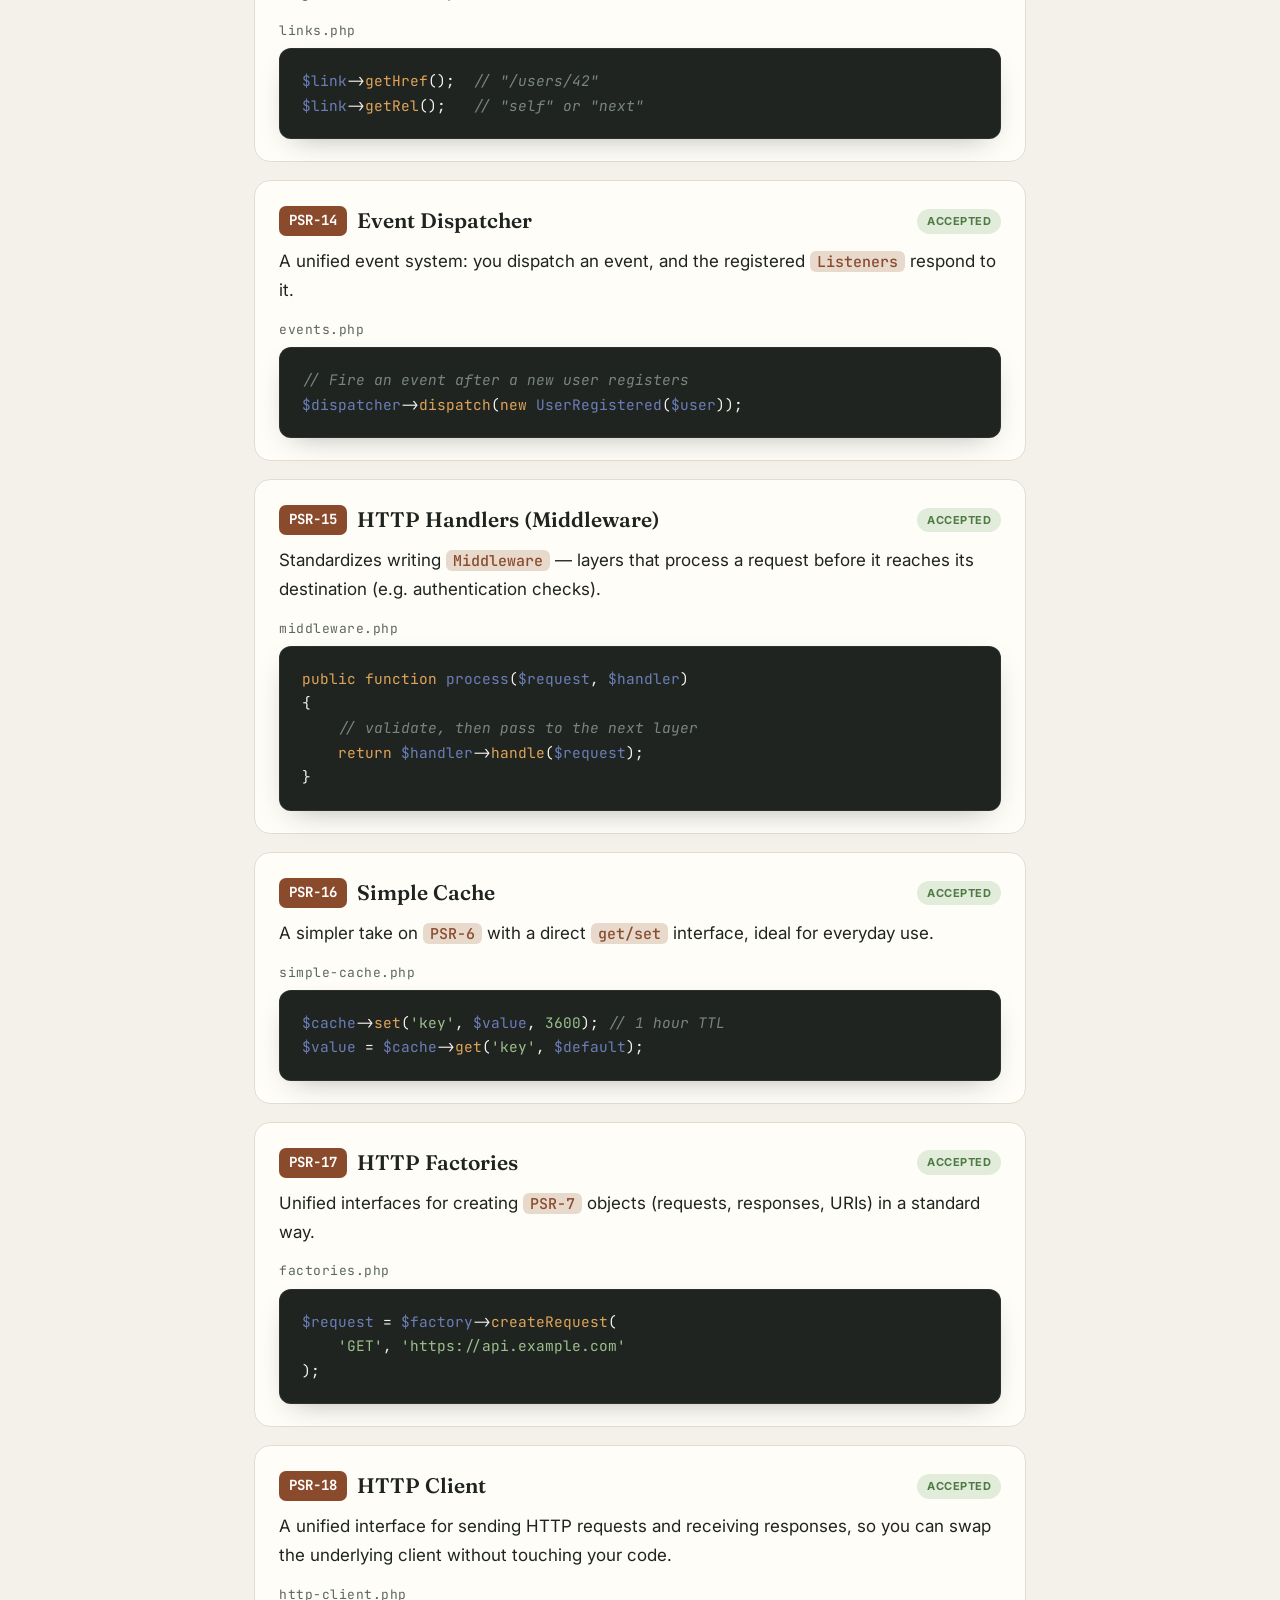
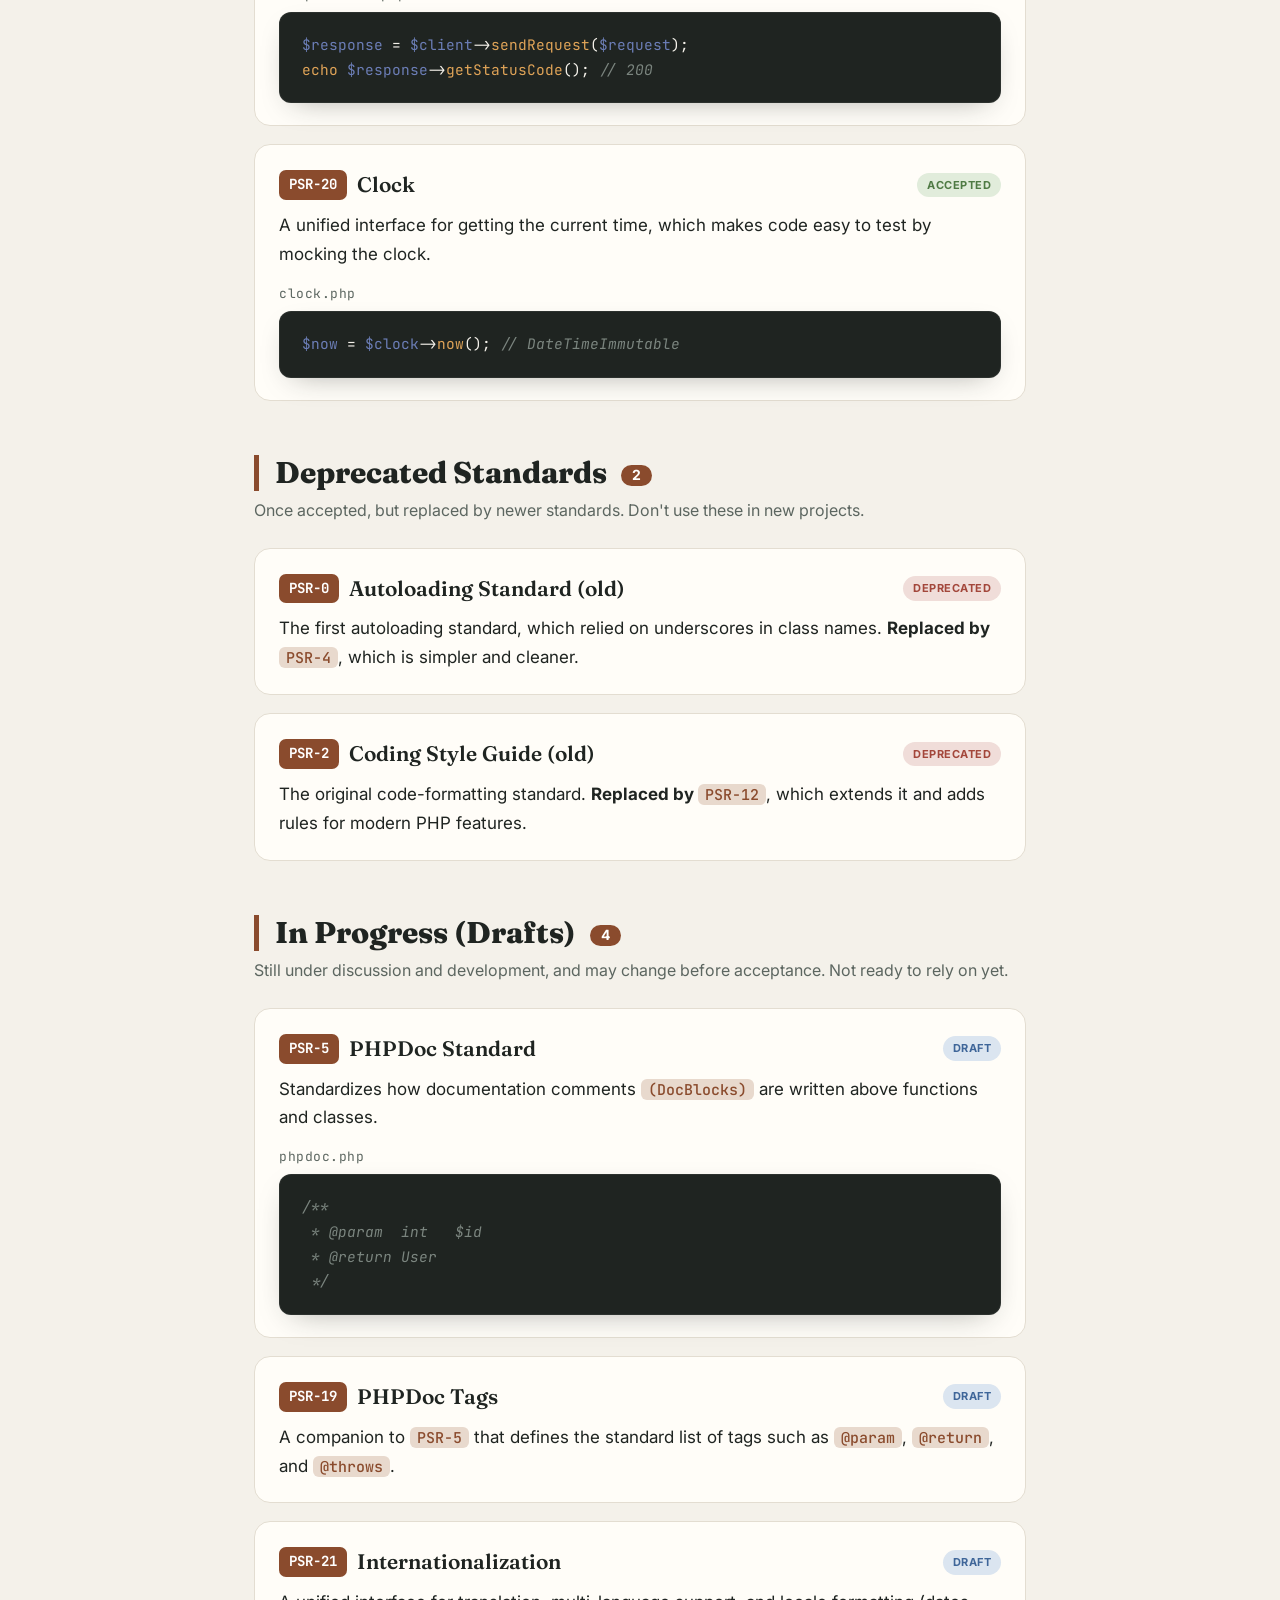
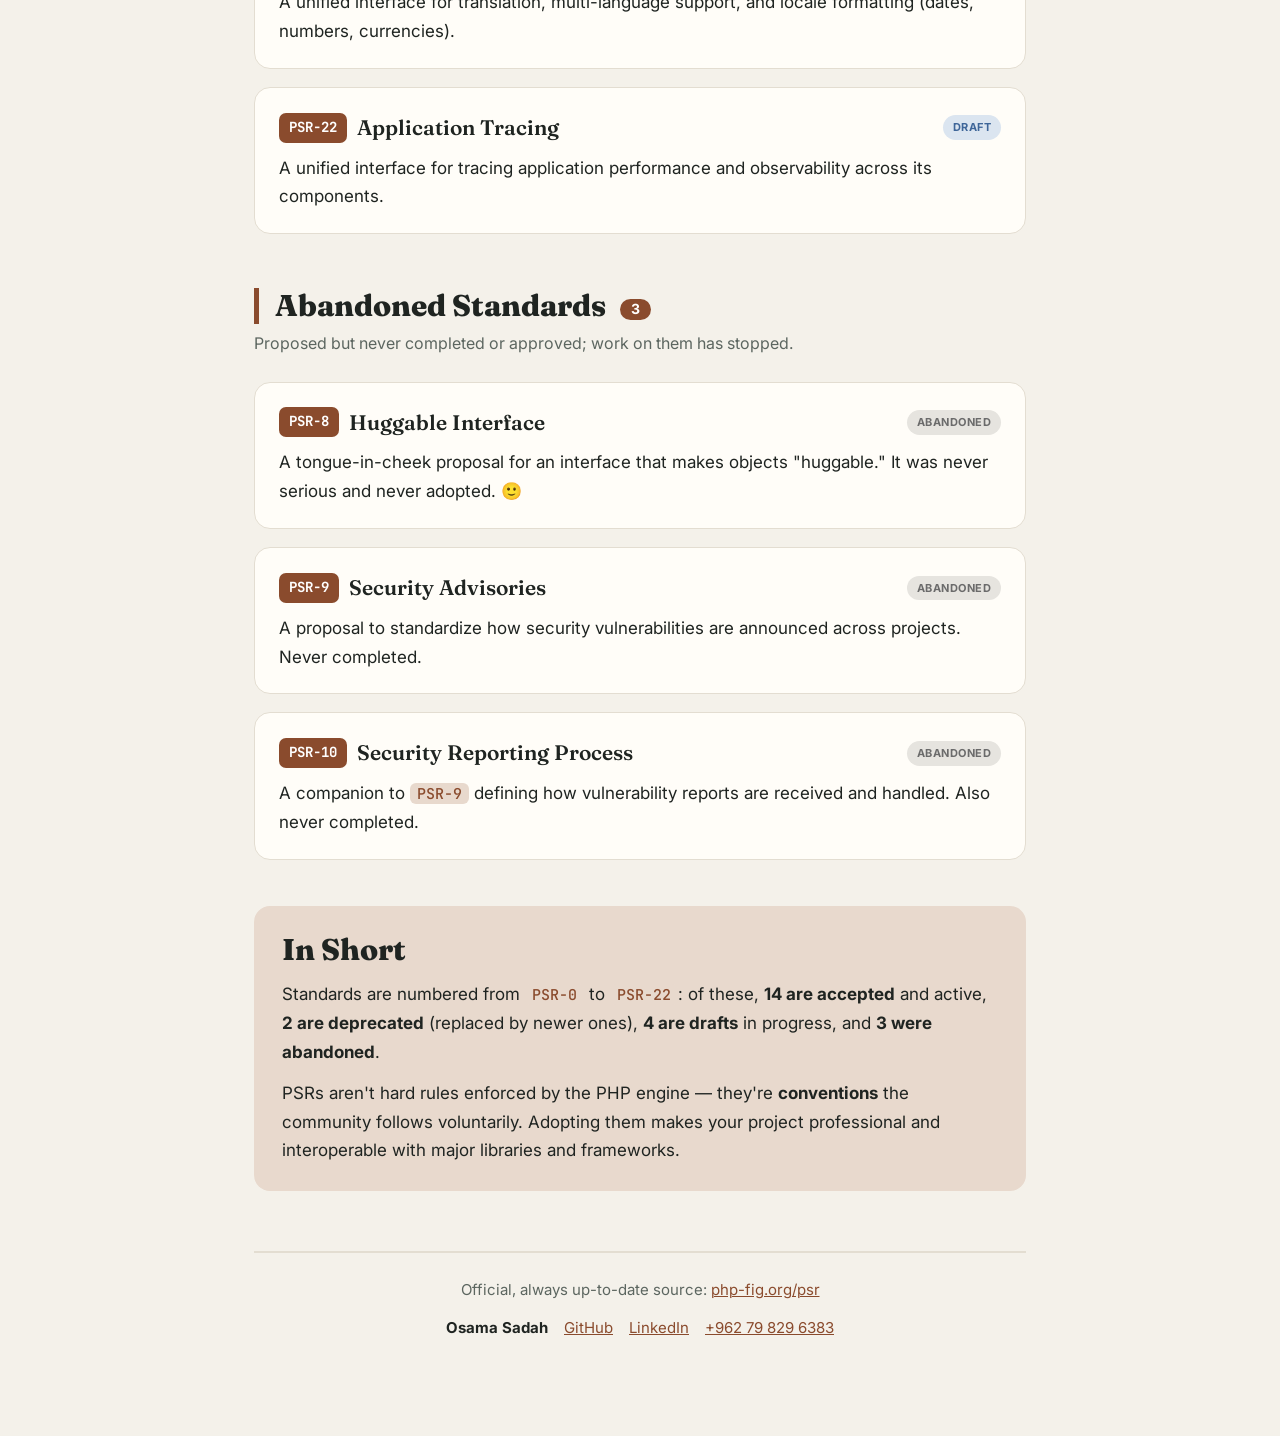
<file: articles/psr-standards/en.html>
<!DOCTYPE html>
<html lang="en" dir="ltr">
<head>
<meta charset="UTF-8">
<meta name="viewport" content="width=device-width, initial-scale=1.0">

<!-- ===================== SEO ===================== -->
<title>The Complete Guide to PHP PSR Standards (PSR-0 to PSR-22)</title>
<meta name="description" content="A simple, example-driven walkthrough of every PHP Standards Recommendation (PSR) — accepted, deprecated, draft, and abandoned — from PSR-0 to PSR-22.">
<meta name="author" content="Articles">
<meta name="keywords" content="PHP, PSR, PSR standards, PHP-FIG, PSR-4, PSR-12, autoloading, coding standards">
<meta name="robots" content="index, follow">
<meta name="theme-color" content="#8a4b2d">
<link rel="canonical" href="https://osama-98.github.io/articles/articles/psr-standards/en.html">

<!-- Language alternates: English ⇄ Arabic versions of this same article -->
<link rel="alternate" hreflang="en" href="https://osama-98.github.io/articles/articles/psr-standards/en.html">
<link rel="alternate" hreflang="ar" href="https://osama-98.github.io/articles/articles/psr-standards/ar.html">
<link rel="alternate" hreflang="x-default" href="https://osama-98.github.io/articles/articles/psr-standards/en.html">

<!-- Open Graph -->
<meta property="og:type" content="article">
<meta property="og:site_name" content="Articles">
<meta property="og:title" content="The Complete Guide to PHP PSR Standards">
<meta property="og:description" content="A simple, example-driven walkthrough of every PHP Standards Recommendation, from PSR-0 to PSR-22.">
<meta property="og:url" content="https://osama-98.github.io/articles/articles/psr-standards/en.html">
<meta property="og:locale" content="en_US">
<meta property="og:locale:alternate" content="ar_AR">
<meta property="article:published_time" content="2026-06-04">
<meta property="article:tag" content="PHP">
<meta property="article:tag" content="Standards">

<!-- Twitter card -->
<meta name="twitter:card" content="summary_large_image">
<meta name="twitter:title" content="The Complete Guide to PHP PSR Standards">
<meta name="twitter:description" content="A simple, example-driven walkthrough of every PHP Standards Recommendation, from PSR-0 to PSR-22.">

<!-- Structured data -->
<script type="application/ld+json">
{
  "@context": "https://schema.org",
  "@type": "TechArticle",
  "headline": "The Complete Guide to PHP PSR Standards",
  "description": "A simple, example-driven walkthrough of every PHP Standards Recommendation, from PSR-0 to PSR-22.",
  "inLanguage": "en",
  "datePublished": "2026-06-04",
  "author": { "@type": "Organization", "name": "Articles" },
  "publisher": { "@type": "Organization", "name": "Articles" },
  "mainEntityOfPage": "https://osama-98.github.io/articles/articles/psr-standards/en.html",
  "keywords": "PHP, PSR, PHP-FIG, coding standards, autoloading"
}
</script>
<link rel="preconnect" href="https://fonts.googleapis.com">
<link rel="preconnect" href="https://fonts.gstatic.com" crossorigin>
<link href="https://fonts.googleapis.com/css2?family=Fraunces:opsz,wght@9..144,400;9..144,600;9..144,800&family=Inter:wght@400;500;600;700&family=JetBrains+Mono:wght@400;500;700&display=swap" rel="stylesheet">
<style>
  :root{
    --bg:#f4f1ea;
    --paper:#fffdf8;
    --ink:#1f2421;
    --muted:#5c6660;
    --accent:#8a4b2d;
    --accent-soft:#e8d9cd;
    --line:#e3ddd1;
    --code-bg:#1f2421;
    --code-ink:#f4f1ea;
    --code-key:#e0a458;
    --code-str:#9bbf8a;
    --code-com:#7b857f;
    --php:#6c7eb7;
    --ok:#4f7a44;
    --ok-bg:#e1ecdb;
    --dep:#a3473b;
    --dep-bg:#f0ddd9;
    --draft:#3f6699;
    --draft-bg:#dbe5f0;
    --aban:#6b6b6b;
    --aban-bg:#e6e4df;
  }
  *{box-sizing:border-box;}
  html{scroll-behavior:smooth;}
  body{
    margin:0;
    background:
      radial-gradient(circle at 85% -5%, rgba(138,75,45,.07), transparent 45%),
      var(--bg);
    color:var(--ink);
    font-family:'Inter', sans-serif;
    line-height:1.7;
    font-size:17px;
    -webkit-font-smoothing:antialiased;
  }
  .wrap{max-width:820px; margin:0 auto; padding:64px 24px 96px;}

  /* Header */
  header{margin-bottom:40px; border-bottom:2px solid var(--line); padding-bottom:32px;}
  .kicker{
    display:inline-block; font-size:13px; font-weight:700; letter-spacing:1.5px;
    text-transform:uppercase; color:var(--accent); background:var(--accent-soft);
    padding:6px 14px; border-radius:999px; margin-bottom:22px;
  }
  h1{
    font-family:'Fraunces', serif; font-size:clamp(38px,7vw,60px);
    font-weight:800; margin:0 0 14px; line-height:1.1; letter-spacing:-1px;
  }
  .sub{color:var(--muted); font-size:19px; margin:0; max-width:58ch;}

  /* Legend */
  .legend{display:flex; flex-wrap:wrap; gap:10px; margin:28px 0 4px;}
  .legend span{font-size:13px; font-weight:600; padding:5px 12px; border-radius:999px;}
  .lg-ok{color:var(--ok); background:var(--ok-bg);}
  .lg-dep{color:var(--dep); background:var(--dep-bg);}
  .lg-draft{color:var(--draft); background:var(--draft-bg);}
  .lg-aban{color:var(--aban); background:var(--aban-bg);}

  /* Sections */
  section{margin-top:54px;}
  .group-title{
    font-family:'Fraunces', serif; font-size:30px; font-weight:800;
    margin:0 0 6px; line-height:1.2; padding-left:16px;
    border-left:5px solid var(--accent);
  }
  .group-desc{color:var(--muted); font-size:16px; margin:0 0 24px;}

  /* Cards */
  .card{
    background:var(--paper); border:1px solid var(--line); border-radius:16px;
    padding:22px 24px; margin-bottom:18px;
    transition:transform .2s ease, box-shadow .2s ease;
  }
  .card:hover{transform:translateY(-2px); box-shadow:0 14px 30px -16px rgba(31,36,33,.3);}
  .card-head{display:flex; align-items:center; flex-wrap:wrap; gap:10px; margin-bottom:6px;}
  .card-head h3{
    margin:0; font-family:'Fraunces', serif; font-size:21px;
    font-weight:600; color:var(--ink);
  }
  .tag{
    font-family:'JetBrains Mono', monospace; font-size:14px; font-weight:700;
    color:#fff; background:var(--accent); padding:3px 10px; border-radius:7px;
  }
  .status{font-size:11px; font-weight:700; letter-spacing:.5px; text-transform:uppercase;
    padding:3px 10px; border-radius:999px; margin-left:auto;}
  .s-ok{color:var(--ok); background:var(--ok-bg);}
  .s-dep{color:var(--dep); background:var(--dep-bg);}
  .s-draft{color:var(--draft); background:var(--draft-bg);}
  .s-aban{color:var(--aban); background:var(--aban-bg);}
  .card p{margin:8px 0 0;}

  /* Inline code term */
  .en{
    font-family:'JetBrains Mono', monospace; font-size:.88em;
    background:var(--accent-soft); color:var(--accent);
    padding:1px 7px; border-radius:6px; font-weight:500;
  }

  /* Code blocks */
  .code-label{
    display:inline-block; font-family:'JetBrains Mono', monospace;
    font-size:13px; color:var(--muted); margin:14px 0 6px; letter-spacing:.5px;
  }
  pre{
    background:var(--code-bg); color:var(--code-ink);
    font-family:'JetBrains Mono', monospace; font-size:14.5px; line-height:1.7;
    padding:20px 22px; border-radius:12px; overflow-x:auto; margin:0;
    box-shadow:0 10px 30px -14px rgba(31,36,33,.4);
    border:1px solid rgba(255,255,255,.06);
  }
  pre .c-com{color:var(--code-com); font-style:italic;}
  pre .c-key{color:var(--code-key);}
  pre .c-str{color:var(--code-str);}
  pre .c-php{color:var(--php);}

  .count{
    display:inline-block; background:var(--accent); color:#fff; font-weight:700;
    font-size:14px; padding:2px 11px; border-radius:999px; margin-left:8px;
    font-family:'Inter', sans-serif; vertical-align:middle;
  }

  .callout{background:var(--accent-soft); border-radius:16px; padding:26px 28px; margin-top:46px;}
  .callout .group-title{border:none; padding:0; margin-bottom:12px;}
  .callout p{margin:0 0 12px;}
  .callout p:last-child{margin:0;}

  footer{
    margin-top:60px; padding-top:24px; border-top:2px solid var(--line);
    color:var(--muted); font-size:15px; text-align:center;
  }
  footer a{color:var(--accent);}

  /* ===== Site top bar (added by the articles hub — does not affect article body) ===== */
  .site-topbar{
    position:sticky; top:0; z-index:50;
    display:flex; align-items:center; justify-content:space-between; gap:16px;
    padding:12px 24px;
    background:rgba(244,241,234,.85); backdrop-filter:blur(10px);
    border-bottom:1px solid var(--line);
  }
  .site-topbar a{text-decoration:none;}
  .site-topbar .tb-home{
    font-family:'Inter', sans-serif; font-size:15px; font-weight:600;
    color:var(--ink); display:inline-flex; align-items:center; gap:7px;
    transition:color .2s ease;
  }
  .site-topbar .tb-home:hover{color:var(--accent);}
  .site-topbar .tb-lang{
    font-family:'JetBrains Mono', monospace; font-size:14px; font-weight:700;
    color:var(--accent); background:var(--accent-soft);
    padding:6px 14px; border-radius:999px;
    transition:transform .2s ease, box-shadow .2s ease;
  }
  .site-topbar .tb-lang:hover{transform:translateY(-1px); box-shadow:0 8px 18px -10px rgba(138,75,45,.6);}
</style>
</head>
<body>

<!-- Site top bar: back to hub + jump to the other language version -->
<nav class="site-topbar">
  <a class="tb-home" href="../../index.html">← Home</a>
  <a class="tb-lang" href="ar.html" lang="ar">عربي</a>
</nav>

<div class="wrap">

  <header>
    <span class="kicker">PHP · The Complete Guide</span>
    <h1>PSR Standards Explained</h1>
    <p class="sub">A simple walkthrough of every <strong>PHP Standards Recommendation</strong> with practical examples, organized by status.</p>
    <div class="legend">
      <span class="lg-ok">● Accepted</span>
      <span class="lg-dep">● Deprecated</span>
      <span class="lg-draft">● Draft</span>
      <span class="lg-aban">● Abandoned</span>
    </div>
  </header>

  <!-- ===================== ACCEPTED ===================== -->
  <section>
    <h2 class="group-title">Accepted Standards <span class="count">14</span></h2>
    <p class="group-desc">These are the active, recommended standards used in modern projects.</p>

    <!-- PSR-1 -->
    <div class="card">
      <div class="card-head"><span class="tag">PSR-1</span><h3>Basic Coding Standard</h3><span class="status s-ok">Accepted</span></div>
      <p>Fundamental rules: name classes in <span class="en">StudlyCaps</span>, methods in <span class="en">camelCase</span>, and constants in <span class="en">UPPER_CASE</span>.</p>
      <span class="code-label">basics.php</span>
<pre><span class="c-key">class</span> <span class="c-php">UserProfile</span> {        <span class="c-com">// StudlyCaps</span>
    <span class="c-key">const</span> MAX_AGE = <span class="c-str">120</span>;     <span class="c-com">// UPPER_CASE</span>
    <span class="c-key">public function</span> getName() {} <span class="c-com">// camelCase</span>
}</pre>
    </div>

    <!-- PSR-3 -->
    <div class="card">
      <div class="card-head"><span class="tag">PSR-3</span><h3>Logger Interface</h3><span class="status s-ok">Accepted</span></div>
      <p>A unified interface for logging events and errors at different severity levels, so you can swap logging libraries without changing your code.</p>
      <span class="code-label">logger.php</span>
<pre><span class="c-php">$logger</span>-><span class="c-key">info</span>(<span class="c-str">'User logged in'</span>);
<span class="c-php">$logger</span>-><span class="c-key">error</span>(<span class="c-str">'Database connection failed'</span>);
<span class="c-php">$logger</span>-><span class="c-key">warning</span>(<span class="c-str">'Storage running low'</span>);</pre>
    </div>

    <!-- PSR-4 -->
    <div class="card">
      <div class="card-head"><span class="tag">PSR-4</span><h3>Autoloading Standard</h3><span class="status s-ok">Accepted</span></div>
      <p>Maps a class name to a file path automatically, so you never write <span class="en">require</span> by hand. This is the foundation of <span class="en">Composer</span>.</p>
      <span class="code-label">autoload.php</span>
<pre><span class="c-com">// The class:</span>
<span class="c-key">namespace</span> App\Models;
<span class="c-key">class</span> <span class="c-php">User</span> {}

<span class="c-com">// Expected file location:</span>
<span class="c-com">// src/Models/User.php</span></pre>
    </div>

    <!-- PSR-6 -->
    <div class="card">
      <div class="card-head"><span class="tag">PSR-6</span><h3>Caching Interface</h3><span class="status s-ok">Accepted</span></div>
      <p>An advanced caching system built around a <span class="en">Pool</span> and <span class="en">Item</span> objects, giving you fine-grained control.</p>
      <span class="code-label">cache-pool.php</span>
<pre><span class="c-php">$item</span> = <span class="c-php">$pool</span>-><span class="c-key">getItem</span>(<span class="c-str">'user_42'</span>);
<span class="c-key">if</span> (!<span class="c-php">$item</span>-><span class="c-key">isHit</span>()) {
    <span class="c-php">$item</span>-><span class="c-key">set</span>(<span class="c-php">$userData</span>);
    <span class="c-php">$pool</span>-><span class="c-key">save</span>(<span class="c-php">$item</span>);
}</pre>
    </div>

    <!-- PSR-7 -->
    <div class="card">
      <div class="card-head"><span class="tag">PSR-7</span><h3>HTTP Message Interface</h3><span class="status s-ok">Accepted</span></div>
      <p>Represents HTTP requests and responses as objects. Messages are <span class="en">immutable</span>, and it's used heavily when building APIs.</p>
      <span class="code-label">http-message.php</span>
<pre><span class="c-php">$method</span> = <span class="c-php">$request</span>-><span class="c-key">getMethod</span>();      <span class="c-com">// "GET"</span>
<span class="c-php">$path</span>   = <span class="c-php">$request</span>-><span class="c-key">getUri</span>()-><span class="c-key">getPath</span>();
<span class="c-php">$code</span>   = <span class="c-php">$response</span>-><span class="c-key">getStatusCode</span>();  <span class="c-com">// 200</span></pre>
    </div>

    <!-- PSR-11 -->
    <div class="card">
      <div class="card-head"><span class="tag">PSR-11</span><h3>Container Interface</h3><span class="status s-ok">Accepted</span></div>
      <p>A unified interface for dependency-injection containers <span class="en">(DI Container)</span> to fetch services and objects.</p>
      <span class="code-label">container.php</span>
<pre><span class="c-key">if</span> (<span class="c-php">$container</span>-><span class="c-key">has</span>(<span class="c-str">'mailer'</span>)) {
    <span class="c-php">$mailer</span> = <span class="c-php">$container</span>-><span class="c-key">get</span>(<span class="c-str">'mailer'</span>);
}</pre>
    </div>

    <!-- PSR-12 -->
    <div class="card">
      <div class="card-head"><span class="tag">PSR-12</span><h3>Extended Coding Style Guide</h3><span class="status s-ok">Accepted</span></div>
      <p>The full formatting spec: 4-space indentation, brace placement, spacing. It replaces the older <span class="en">PSR-2</span>.</p>
      <span class="code-label">style.php</span>
<pre><span class="c-key">class</span> <span class="c-php">User</span>
{
    <span class="c-key">public function</span> getName(): <span class="c-key">string</span>
    {
        <span class="c-key">return</span> <span class="c-php">$this</span>->name;
    }
}</pre>
    </div>

    <!-- PSR-13 -->
    <div class="card">
      <div class="card-head"><span class="tag">PSR-13</span><h3>Hypermedia Links</h3><span class="status s-ok">Accepted</span></div>
      <p>A standard way to represent links in APIs (such as <span class="en">HATEOAS</span>), where each link carries its target and relationship.</p>
      <span class="code-label">links.php</span>
<pre><span class="c-php">$link</span>-><span class="c-key">getHref</span>();  <span class="c-com">// "/users/42"</span>
<span class="c-php">$link</span>-><span class="c-key">getRel</span>();   <span class="c-com">// "self" or "next"</span></pre>
    </div>

    <!-- PSR-14 -->
    <div class="card">
      <div class="card-head"><span class="tag">PSR-14</span><h3>Event Dispatcher</h3><span class="status s-ok">Accepted</span></div>
      <p>A unified event system: you dispatch an event, and the registered <span class="en">Listeners</span> respond to it.</p>
      <span class="code-label">events.php</span>
<pre><span class="c-com">// Fire an event after a new user registers</span>
<span class="c-php">$dispatcher</span>-><span class="c-key">dispatch</span>(<span class="c-key">new</span> <span class="c-php">UserRegistered</span>(<span class="c-php">$user</span>));</pre>
    </div>

    <!-- PSR-15 -->
    <div class="card">
      <div class="card-head"><span class="tag">PSR-15</span><h3>HTTP Handlers (Middleware)</h3><span class="status s-ok">Accepted</span></div>
      <p>Standardizes writing <span class="en">Middleware</span> — layers that process a request before it reaches its destination (e.g. authentication checks).</p>
      <span class="code-label">middleware.php</span>
<pre><span class="c-key">public function</span> <span class="c-php">process</span>(<span class="c-php">$request</span>, <span class="c-php">$handler</span>)
{
    <span class="c-com">// validate, then pass to the next layer</span>
    <span class="c-key">return</span> <span class="c-php">$handler</span>-><span class="c-key">handle</span>(<span class="c-php">$request</span>);
}</pre>
    </div>

    <!-- PSR-16 -->
    <div class="card">
      <div class="card-head"><span class="tag">PSR-16</span><h3>Simple Cache</h3><span class="status s-ok">Accepted</span></div>
      <p>A simpler take on <span class="en">PSR-6</span> with a direct <span class="en">get/set</span> interface, ideal for everyday use.</p>
      <span class="code-label">simple-cache.php</span>
<pre><span class="c-php">$cache</span>-><span class="c-key">set</span>(<span class="c-str">'key'</span>, <span class="c-php">$value</span>, <span class="c-str">3600</span>); <span class="c-com">// 1 hour TTL</span>
<span class="c-php">$value</span> = <span class="c-php">$cache</span>-><span class="c-key">get</span>(<span class="c-str">'key'</span>, <span class="c-php">$default</span>);</pre>
    </div>

    <!-- PSR-17 -->
    <div class="card">
      <div class="card-head"><span class="tag">PSR-17</span><h3>HTTP Factories</h3><span class="status s-ok">Accepted</span></div>
      <p>Unified interfaces for creating <span class="en">PSR-7</span> objects (requests, responses, URIs) in a standard way.</p>
      <span class="code-label">factories.php</span>
<pre><span class="c-php">$request</span> = <span class="c-php">$factory</span>-><span class="c-key">createRequest</span>(
    <span class="c-str">'GET'</span>, <span class="c-str">'https://api.example.com'</span>
);</pre>
    </div>

    <!-- PSR-18 -->
    <div class="card">
      <div class="card-head"><span class="tag">PSR-18</span><h3>HTTP Client</h3><span class="status s-ok">Accepted</span></div>
      <p>A unified interface for sending HTTP requests and receiving responses, so you can swap the underlying client without touching your code.</p>
      <span class="code-label">http-client.php</span>
<pre><span class="c-php">$response</span> = <span class="c-php">$client</span>-><span class="c-key">sendRequest</span>(<span class="c-php">$request</span>);
<span class="c-key">echo</span> <span class="c-php">$response</span>-><span class="c-key">getStatusCode</span>(); <span class="c-com">// 200</span></pre>
    </div>

    <!-- PSR-20 -->
    <div class="card">
      <div class="card-head"><span class="tag">PSR-20</span><h3>Clock</h3><span class="status s-ok">Accepted</span></div>
      <p>A unified interface for getting the current time, which makes code easy to test by mocking the clock.</p>
      <span class="code-label">clock.php</span>
<pre><span class="c-php">$now</span> = <span class="c-php">$clock</span>-><span class="c-key">now</span>(); <span class="c-com">// DateTimeImmutable</span></pre>
    </div>
  </section>

  <!-- ===================== DEPRECATED ===================== -->
  <section>
    <h2 class="group-title">Deprecated Standards <span class="count">2</span></h2>
    <p class="group-desc">Once accepted, but replaced by newer standards. Don't use these in new projects.</p>

    <div class="card">
      <div class="card-head"><span class="tag">PSR-0</span><h3>Autoloading Standard (old)</h3><span class="status s-dep">Deprecated</span></div>
      <p>The first autoloading standard, which relied on underscores in class names. <strong>Replaced by <span class="en">PSR-4</span></strong>, which is simpler and cleaner.</p>
    </div>

    <div class="card">
      <div class="card-head"><span class="tag">PSR-2</span><h3>Coding Style Guide (old)</h3><span class="status s-dep">Deprecated</span></div>
      <p>The original code-formatting standard. <strong>Replaced by <span class="en">PSR-12</span></strong>, which extends it and adds rules for modern PHP features.</p>
    </div>
  </section>

  <!-- ===================== DRAFT ===================== -->
  <section>
    <h2 class="group-title">In Progress (Drafts) <span class="count">4</span></h2>
    <p class="group-desc">Still under discussion and development, and may change before acceptance. Not ready to rely on yet.</p>

    <div class="card">
      <div class="card-head"><span class="tag">PSR-5</span><h3>PHPDoc Standard</h3><span class="status s-draft">Draft</span></div>
      <p>Standardizes how documentation comments <span class="en">(DocBlocks)</span> are written above functions and classes.</p>
      <span class="code-label">phpdoc.php</span>
<pre><span class="c-com">/**
 * @param  int   $id
 * @return User
 */</span></pre>
    </div>

    <div class="card">
      <div class="card-head"><span class="tag">PSR-19</span><h3>PHPDoc Tags</h3><span class="status s-draft">Draft</span></div>
      <p>A companion to <span class="en">PSR-5</span> that defines the standard list of tags such as <span class="en">@param</span>, <span class="en">@return</span>, and <span class="en">@throws</span>.</p>
    </div>

    <div class="card">
      <div class="card-head"><span class="tag">PSR-21</span><h3>Internationalization</h3><span class="status s-draft">Draft</span></div>
      <p>A unified interface for translation, multi-language support, and locale formatting (dates, numbers, currencies).</p>
    </div>

    <div class="card">
      <div class="card-head"><span class="tag">PSR-22</span><h3>Application Tracing</h3><span class="status s-draft">Draft</span></div>
      <p>A unified interface for tracing application performance and observability across its components.</p>
    </div>
  </section>

  <!-- ===================== ABANDONED ===================== -->
  <section>
    <h2 class="group-title">Abandoned Standards <span class="count">3</span></h2>
    <p class="group-desc">Proposed but never completed or approved; work on them has stopped.</p>

    <div class="card">
      <div class="card-head"><span class="tag">PSR-8</span><h3>Huggable Interface</h3><span class="status s-aban">Abandoned</span></div>
      <p>A tongue-in-cheek proposal for an interface that makes objects "huggable." It was never serious and never adopted. 🙂</p>
    </div>

    <div class="card">
      <div class="card-head"><span class="tag">PSR-9</span><h3>Security Advisories</h3><span class="status s-aban">Abandoned</span></div>
      <p>A proposal to standardize how security vulnerabilities are announced across projects. Never completed.</p>
    </div>

    <div class="card">
      <div class="card-head"><span class="tag">PSR-10</span><h3>Security Reporting Process</h3><span class="status s-aban">Abandoned</span></div>
      <p>A companion to <span class="en">PSR-9</span> defining how vulnerability reports are received and handled. Also never completed.</p>
    </div>
  </section>

  <!-- ===================== SUMMARY ===================== -->
  <div class="callout">
    <h2 class="group-title">In Short</h2>
    <p>Standards are numbered from <span class="en">PSR-0</span> to <span class="en">PSR-22</span>: of these, <strong>14 are accepted</strong> and active, <strong>2 are deprecated</strong> (replaced by newer ones), <strong>4 are drafts</strong> in progress, and <strong>3 were abandoned</strong>.</p>
    <p>PSRs aren't hard rules enforced by the PHP engine — they're <strong>conventions</strong> the community follows voluntarily. Adopting them makes your project professional and interoperable with major libraries and frameworks.</p>
  </div>

  <footer>
    Official, always up-to-date source: <a href="https://www.php-fig.org/psr/">php-fig.org/psr</a>
    <div style="margin-top:12px; display:flex; flex-wrap:wrap; justify-content:center; align-items:center; gap:8px 16px;">
      <strong style="color:var(--ink);">Osama Sadah</strong>
      <a href="https://github.com/osama-98" target="_blank" rel="noopener">GitHub</a>
      <a href="https://www.linkedin.com/in/osama-sadah" target="_blank" rel="noopener">LinkedIn</a>
      <a href="tel:+962798296383" dir="ltr">+962&nbsp;79&nbsp;829&nbsp;6383</a>
    </div>
  </footer>

</div>
</body>
</html>
</file>
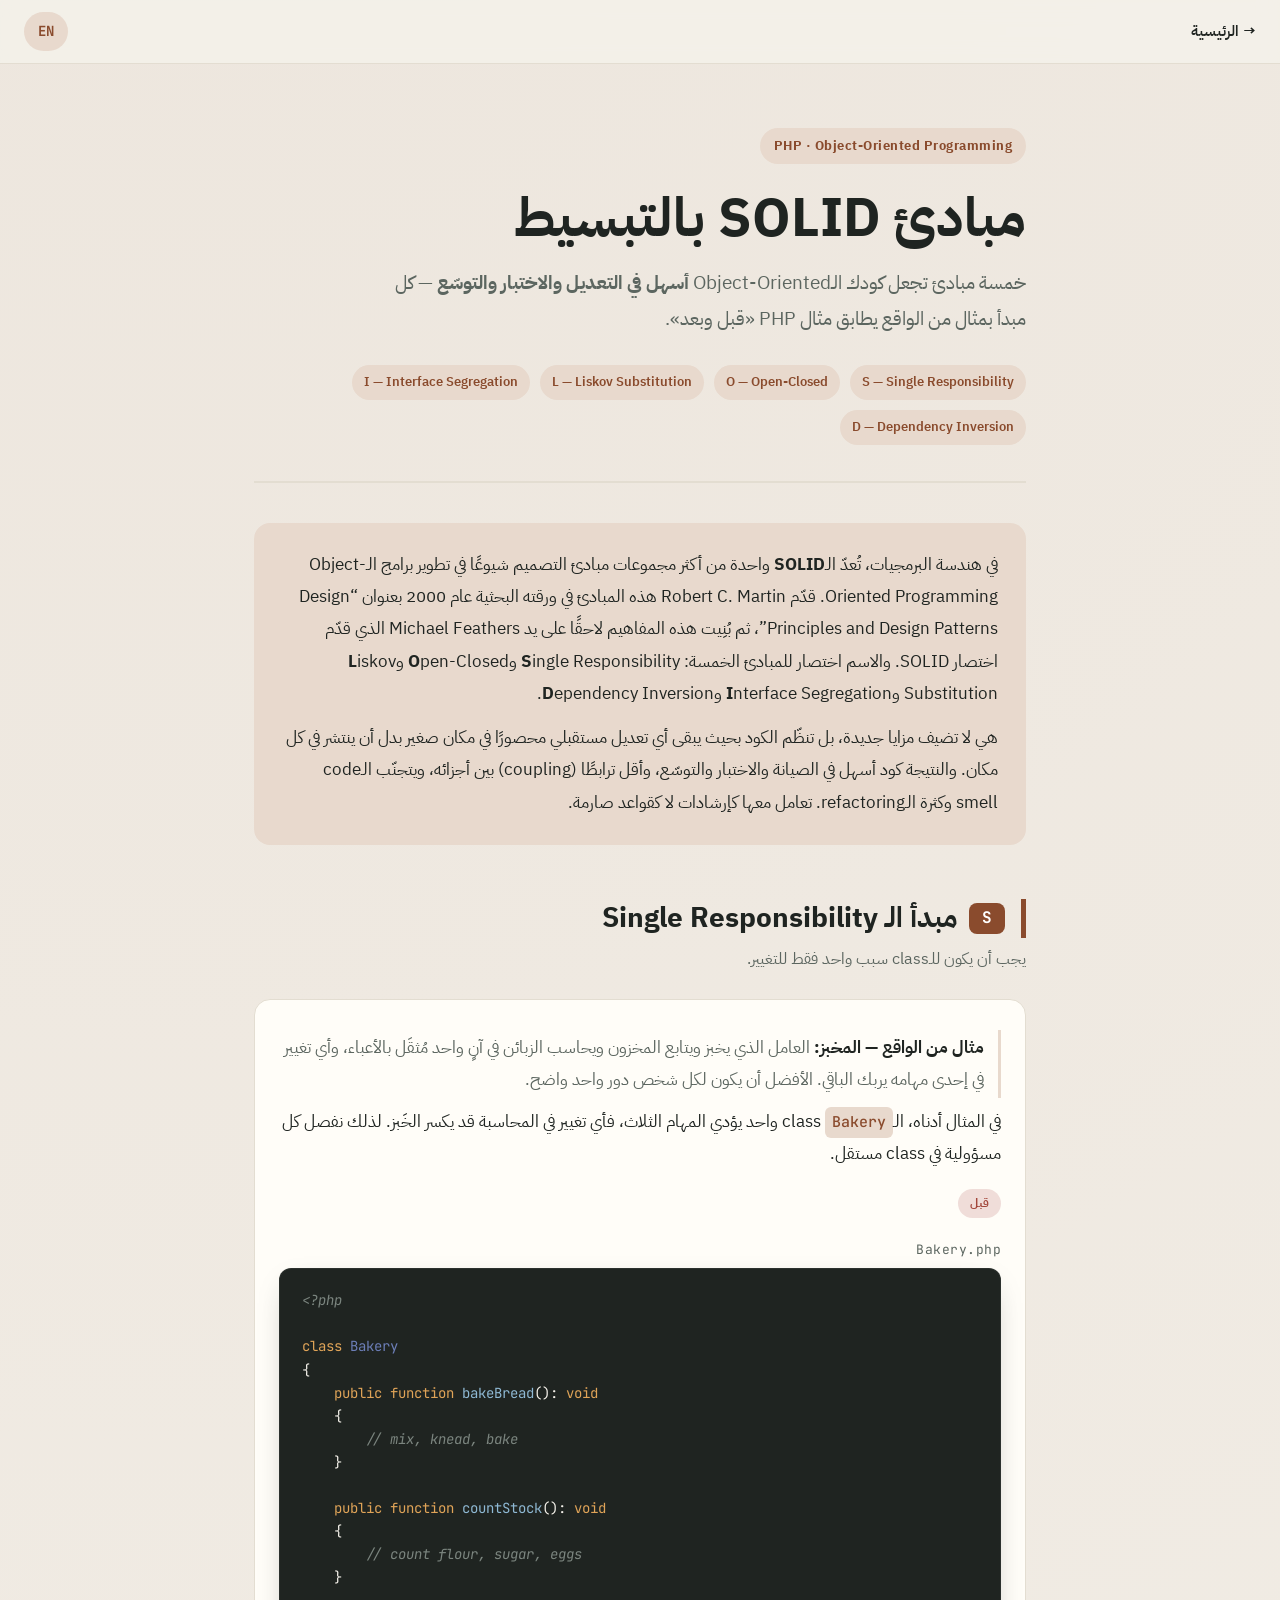
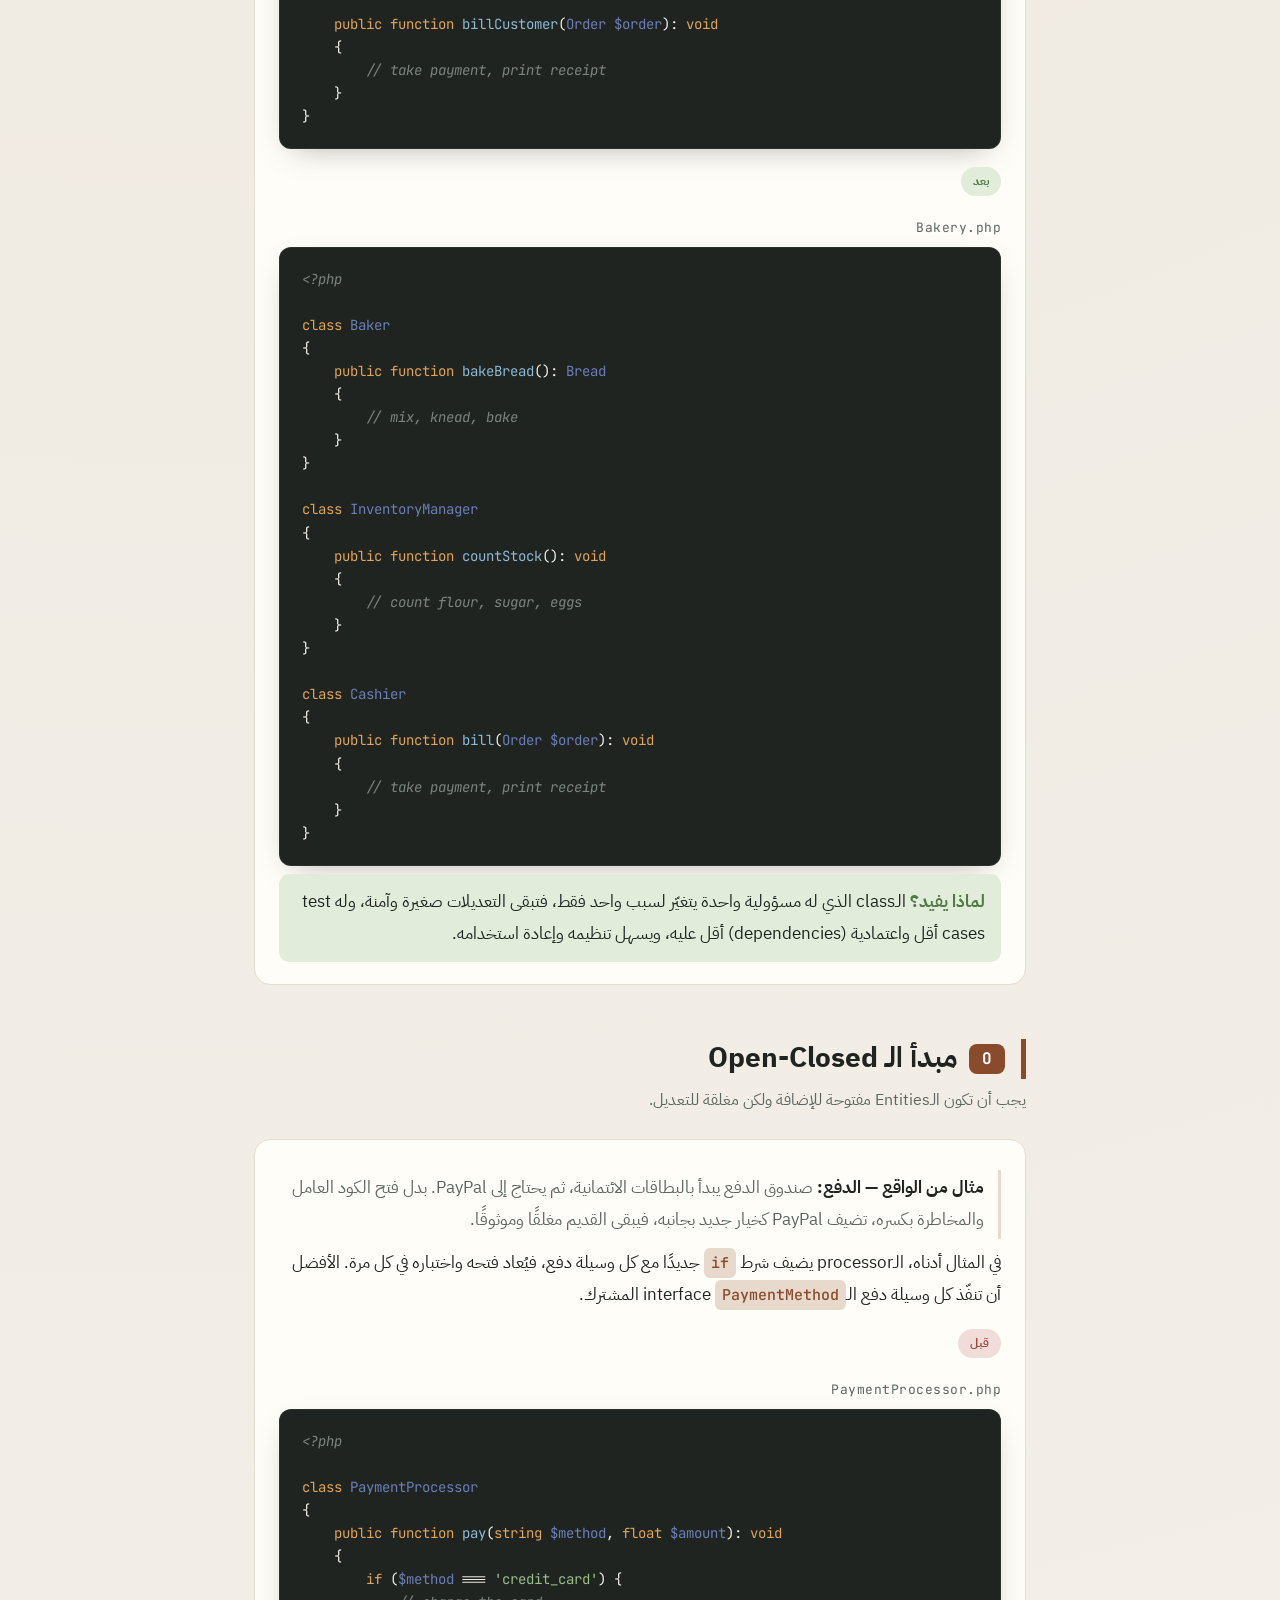
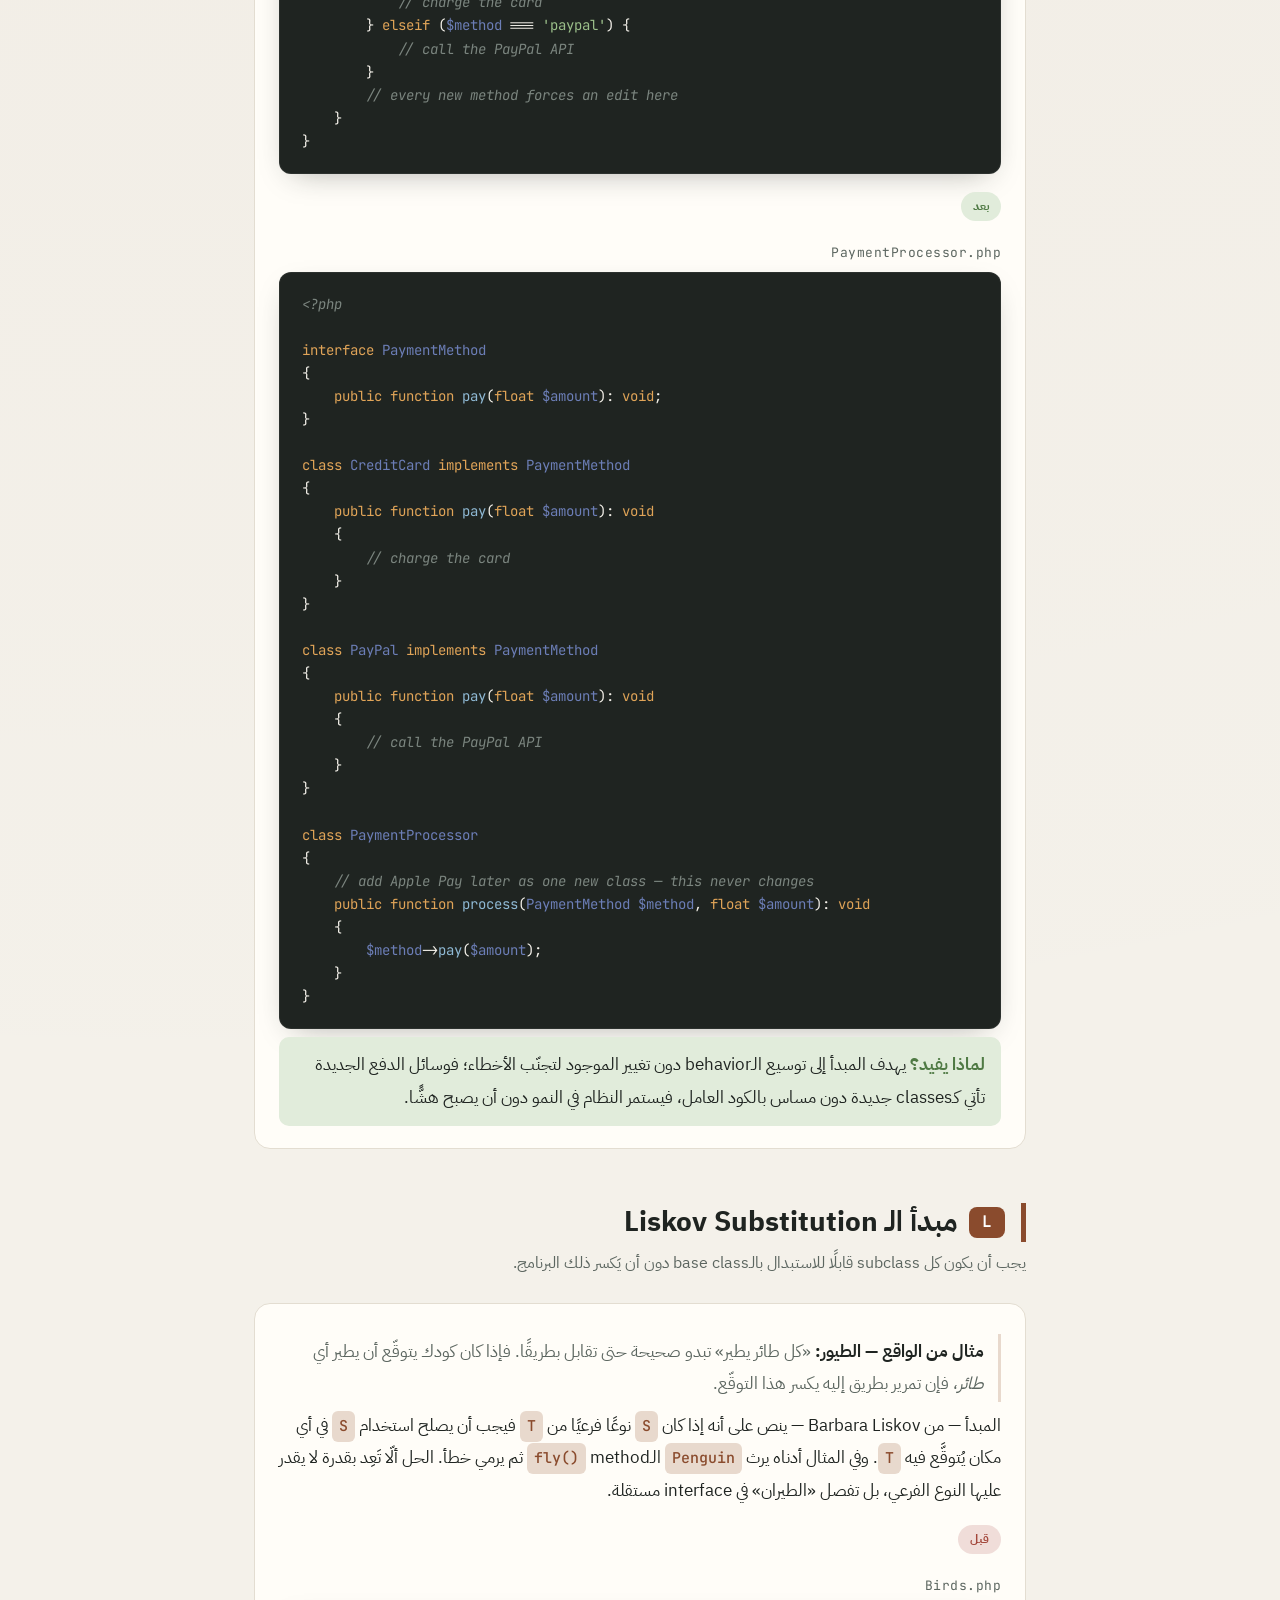
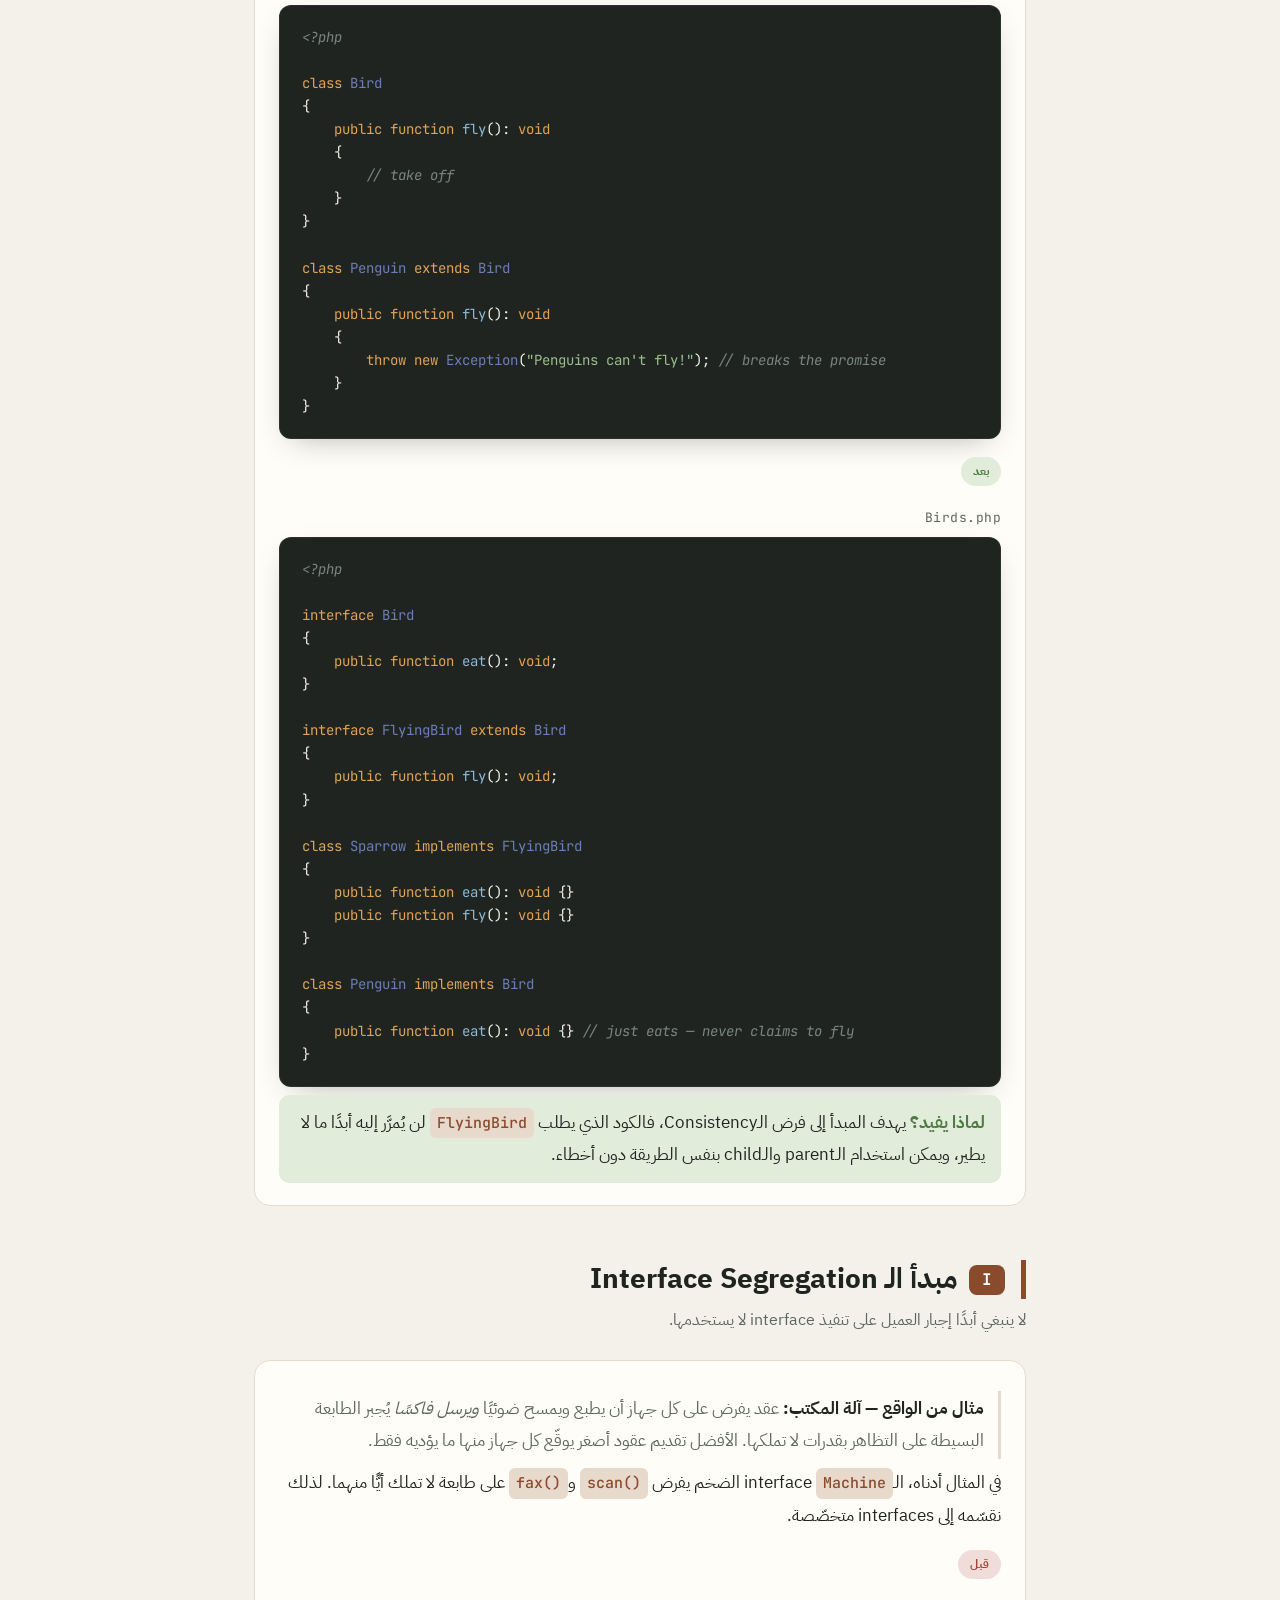
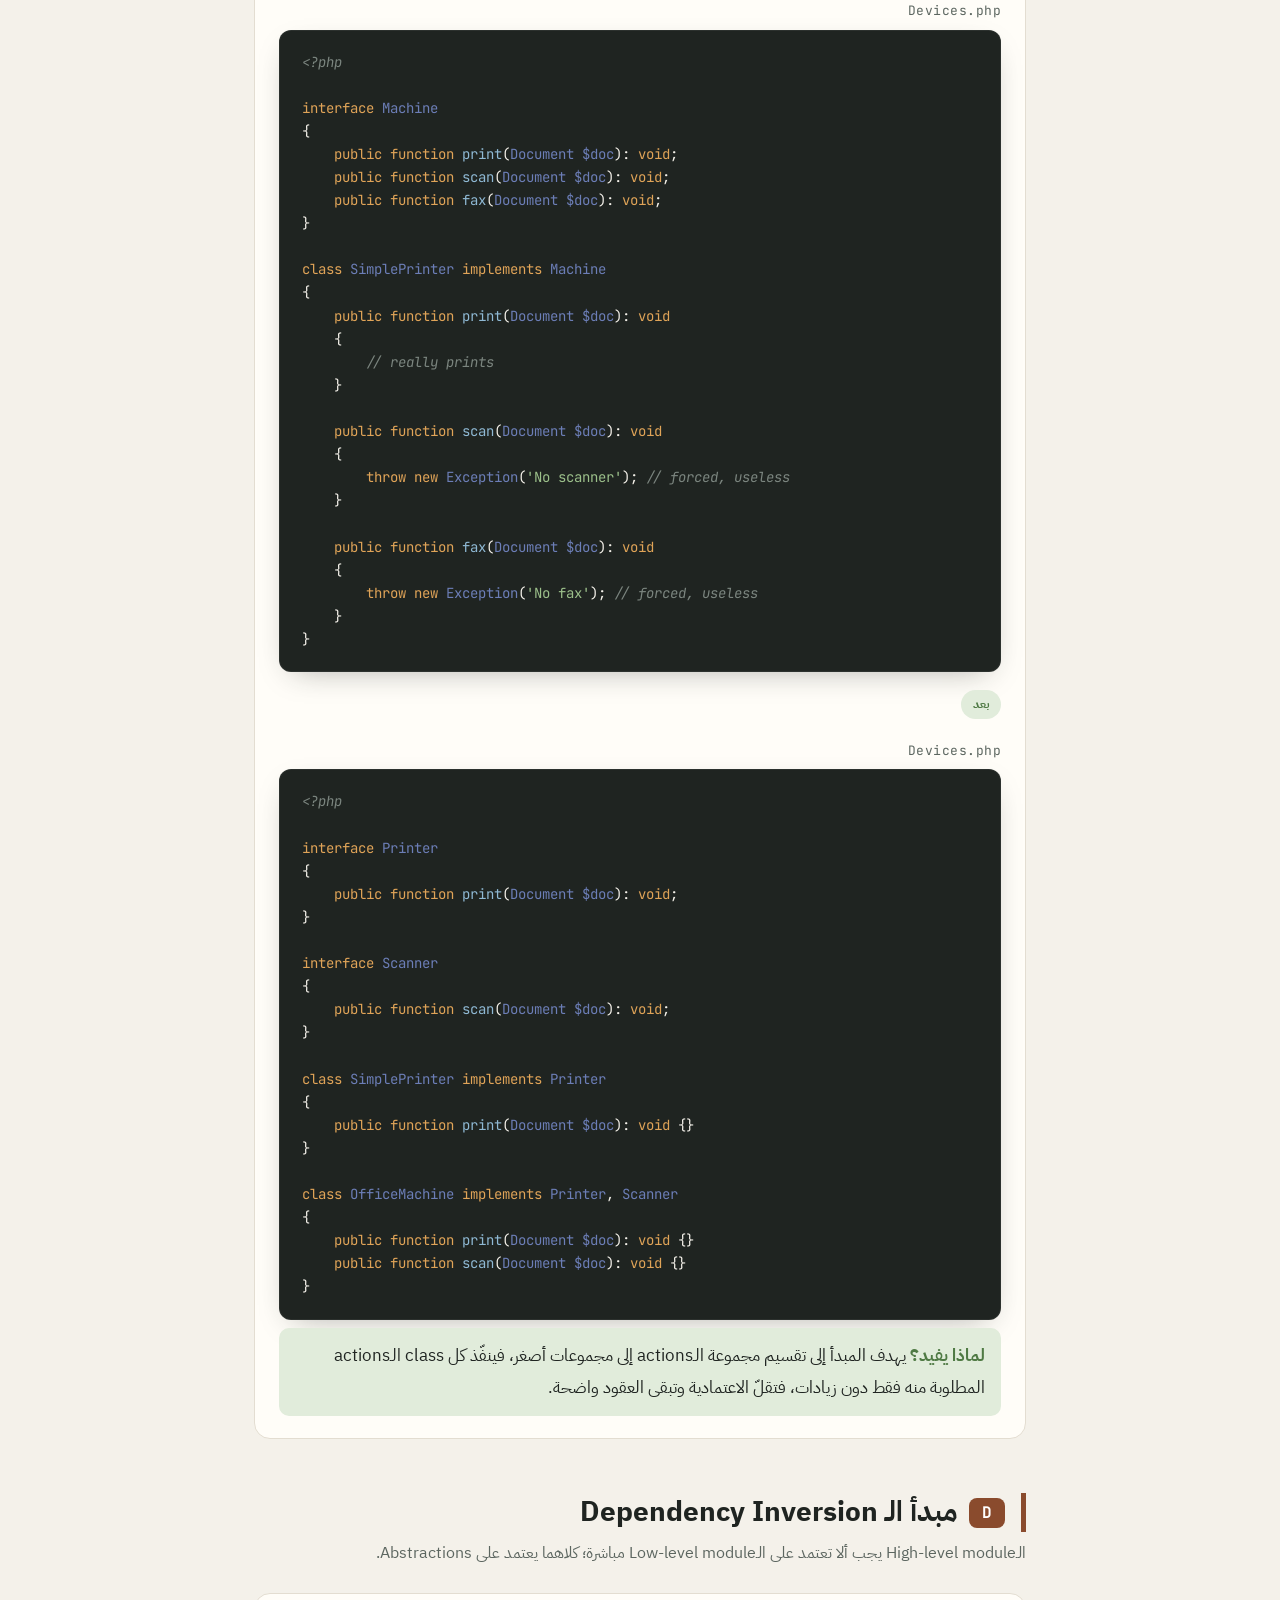
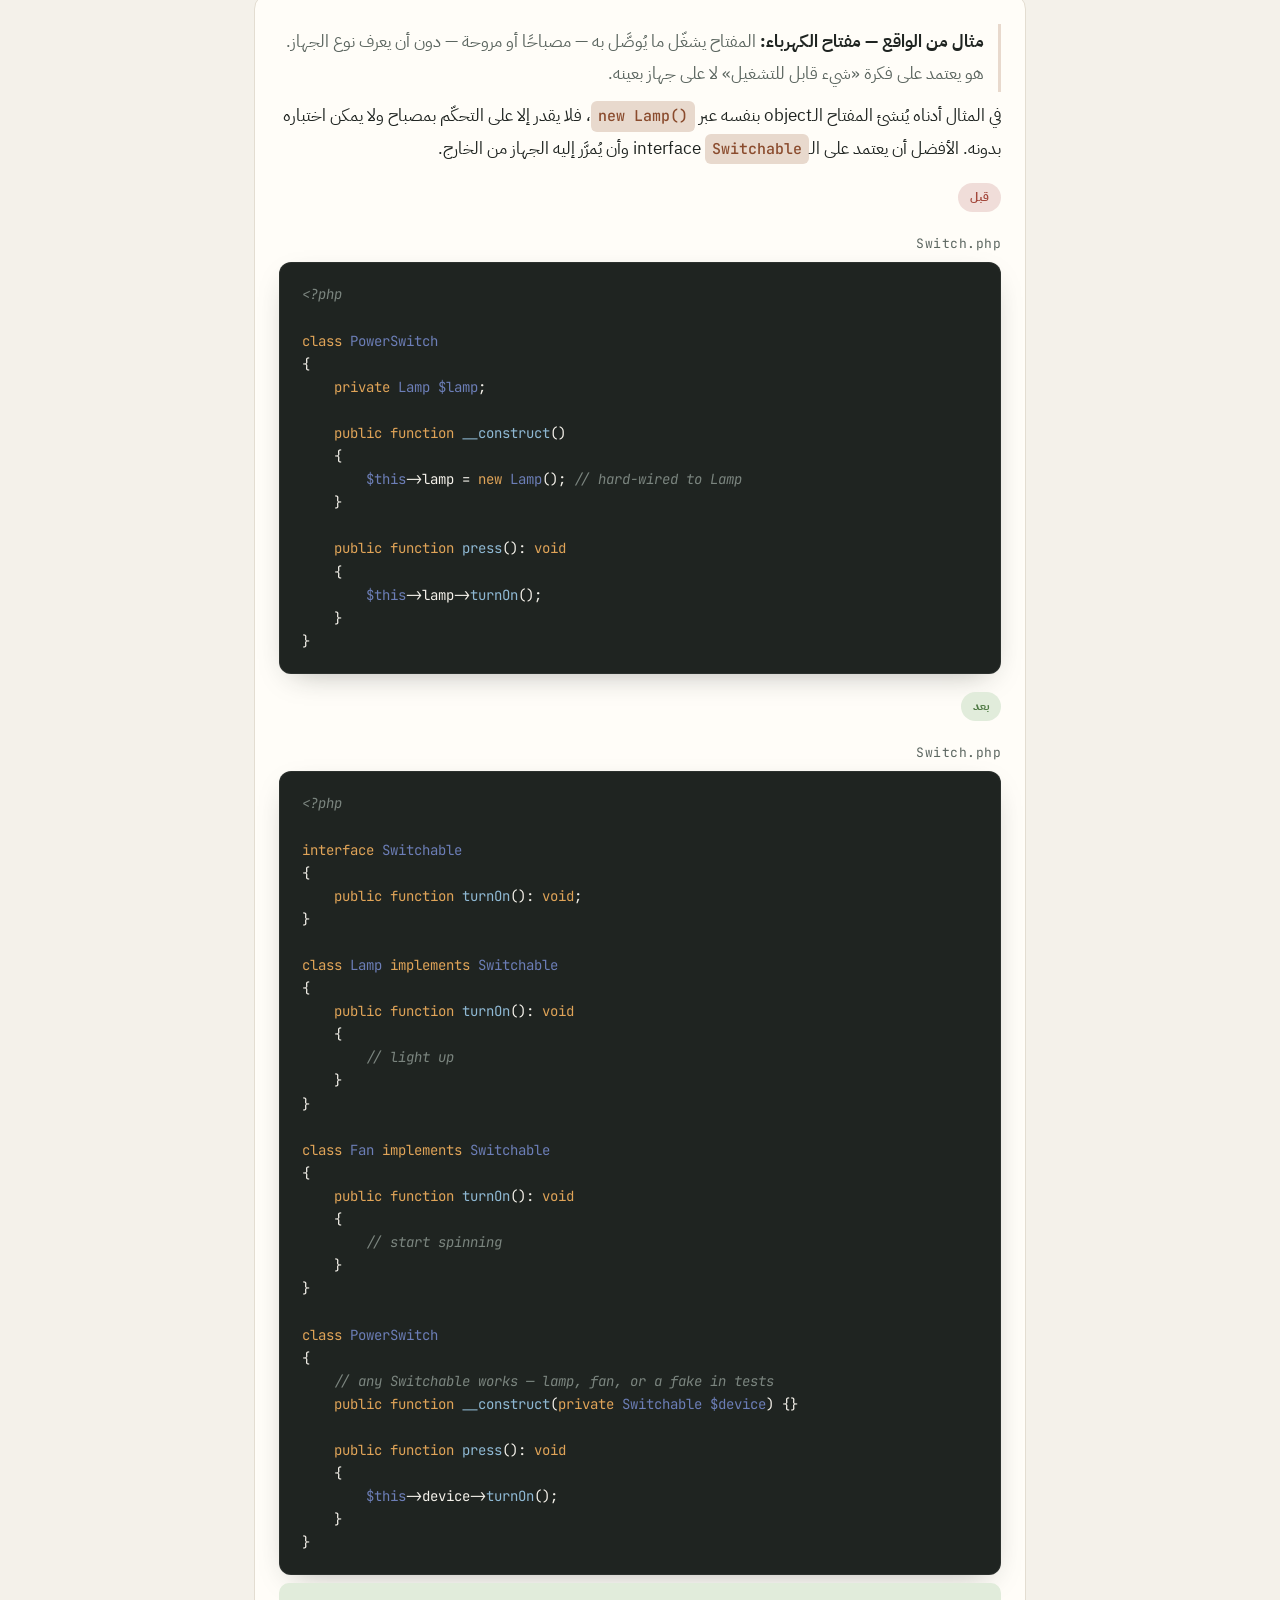
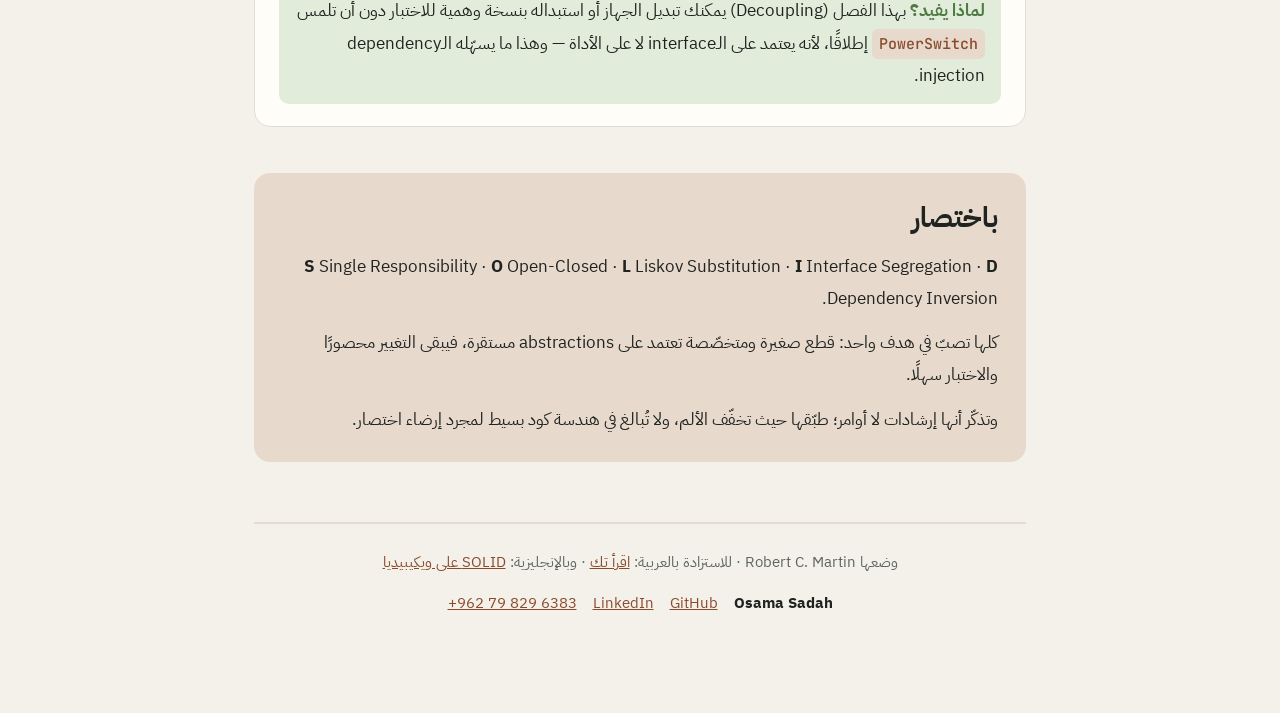
<file: articles/solid-principles/ar.html>
<!DOCTYPE html>
<html lang="ar" dir="rtl">
<head>
<meta charset="UTF-8">
<meta name="viewport" content="width=device-width, initial-scale=1.0">

<!-- ===================== SEO ===================== -->
<title>مبادئ SOLID بالتبسيط (مع أمثلة PHP)</title>
<meta name="description" content="دليل واضح ومبسّط لمبادئ SOLID الخمسة في تطوير برامج الـObject-Oriented Programming — كل مبدأ بمثال من الواقع يطابق مثال PHP «قبل وبعد».">
<meta name="author" content="Articles">
<meta name="keywords" content="مبادئ SOLID, Object-Oriented Programming, SRP, OCP, LSP, ISP, DIP, PHP, الكود النظيف, تصميم البرمجيات">
<meta name="robots" content="index, follow">
<meta name="theme-color" content="#8a4b2d">
<link rel="canonical" href="https://osama-98.github.io/articles/articles/solid-principles/ar.html">

<!-- روابط اللغات -->
<link rel="alternate" hreflang="ar" href="https://osama-98.github.io/articles/articles/solid-principles/ar.html">
<link rel="alternate" hreflang="en" href="https://osama-98.github.io/articles/articles/solid-principles/en.html">
<link rel="alternate" hreflang="x-default" href="https://osama-98.github.io/articles/articles/solid-principles/en.html">

<!-- Open Graph -->
<meta property="og:type" content="article">
<meta property="og:site_name" content="Articles">
<meta property="og:title" content="مبادئ SOLID بالتبسيط">
<meta property="og:description" content="مبادئ SOLID الخمسة في تطوير برامج الـObject-Oriented Programming، كل مبدأ بمثال من الواقع يطابق مثال PHP «قبل وبعد».">
<meta property="og:url" content="https://osama-98.github.io/articles/articles/solid-principles/ar.html">
<meta property="og:locale" content="ar_AR">
<meta property="og:locale:alternate" content="en_US">
<meta property="article:published_time" content="2026-06-04">
<meta property="article:tag" content="PHP">
<meta property="article:tag" content="Software Design">

<!-- Twitter card -->
<meta name="twitter:card" content="summary_large_image">
<meta name="twitter:title" content="مبادئ SOLID بالتبسيط">
<meta name="twitter:description" content="مبادئ SOLID الخمسة في تطوير برامج الـObject-Oriented Programming، كل مبدأ بمثال من الواقع يطابق مثال PHP «قبل وبعد».">

<!-- Structured data -->
<script type="application/ld+json">
{
  "@context": "https://schema.org",
  "@type": "TechArticle",
  "headline": "مبادئ SOLID بالتبسيط",
  "description": "مبادئ SOLID الخمسة في تطوير برامج الـObject-Oriented Programming، كل مبدأ بمثال من الواقع يطابق مثال PHP «قبل وبعد».",
  "inLanguage": "ar",
  "datePublished": "2026-06-04",
  "author": { "@type": "Organization", "name": "Articles" },
  "publisher": { "@type": "Organization", "name": "Articles" },
  "mainEntityOfPage": "https://osama-98.github.io/articles/articles/solid-principles/ar.html",
  "keywords": "SOLID, SRP, OCP, LSP, ISP, DIP, Object-Oriented Programming, PHP"
}
</script>
<link rel="preconnect" href="https://fonts.googleapis.com">
<link rel="preconnect" href="https://fonts.gstatic.com" crossorigin>
<link href="https://fonts.googleapis.com/css2?family=IBM+Plex+Sans+Arabic:wght@400;500;600;700&family=JetBrains+Mono:wght@400;500;700&display=swap" rel="stylesheet">
<style>
  :root{
    --bg:#f4f1ea;
    --paper:#fffdf8;
    --ink:#1f2421;
    --muted:#5c6660;
    --accent:#8a4b2d;
    --accent-soft:#e8d9cd;
    --line:#e3ddd1;
    --code-bg:#1f2421;
    --code-ink:#f4f1ea;
    --code-key:#e0a458;
    --code-str:#9bbf8a;
    --code-com:#7b857f;
    --code-fn:#8fb9d4;
    --php:#6c7eb7;
    --ok:#4f7a44;
    --ok-bg:#e1ecdb;
    --dep:#a3473b;
    --dep-bg:#f0ddd9;
  }
  *{box-sizing:border-box;}
  html{scroll-behavior:smooth;}
  body{
    margin:0;
    background:
      radial-gradient(circle at 15% -5%, rgba(138,75,45,.07), transparent 45%),
      var(--bg);
    color:var(--ink);
    font-family:'IBM Plex Sans Arabic', sans-serif;
    line-height:1.9;
    font-size:17px;
    -webkit-font-smoothing:antialiased;
  }
  .wrap{max-width:820px; margin:0 auto; padding:64px 24px 96px;}

  /* Header */
  header{margin-bottom:40px; border-bottom:2px solid var(--line); padding-bottom:32px;}
  .kicker{
    display:inline-block; font-size:13px; font-weight:700; letter-spacing:.5px;
    color:var(--accent); background:var(--accent-soft);
    padding:6px 14px; border-radius:999px; margin-bottom:22px;
  }
  h1{
    font-family:'IBM Plex Sans Arabic', sans-serif; font-size:clamp(34px,6vw,54px);
    font-weight:700; margin:0 0 14px; line-height:1.2;
  }
  .sub{color:var(--muted); font-size:19px; margin:0; max-width:60ch;}

  /* Legend */
  .legend{display:flex; flex-wrap:wrap; gap:10px; margin:28px 0 4px;}
  .legend span{font-size:13px; font-weight:600; padding:5px 12px; border-radius:999px;
    color:var(--accent); background:var(--accent-soft); direction:ltr;}

  /* Sections */
  section{margin-top:54px;}
  .group-title{
    font-family:'IBM Plex Sans Arabic', sans-serif; font-size:28px; font-weight:700;
    margin:0 0 6px; line-height:1.4; padding-right:16px;
    border-right:5px solid var(--accent); display:flex; align-items:center; gap:12px;
  }
  .group-desc{color:var(--muted); font-size:16px; margin:0 0 24px;}

  /* Cards */
  .card{
    background:var(--paper); border:1px solid var(--line); border-radius:16px;
    padding:22px 24px; margin-bottom:18px;
    transition:transform .2s ease, box-shadow .2s ease;
  }
  .card:hover{transform:translateY(-2px); box-shadow:0 14px 30px -16px rgba(31,36,33,.3);}
  .card-head{display:flex; align-items:center; flex-wrap:wrap; gap:10px; margin-bottom:6px;}
  .tag{
    font-family:'JetBrains Mono', monospace; font-size:16px; font-weight:700;
    color:#fff; background:var(--accent); padding:4px 13px; border-radius:8px;
  }
  .status{font-size:12px; font-weight:700;
    padding:3px 12px; border-radius:999px;}
  .s-ok{color:var(--ok); background:var(--ok-bg);}
  .s-dep{color:var(--dep); background:var(--dep-bg);}
  .card p{margin:8px 0 0;}

  /* مثال من الواقع */
  .analogy{
    border-right:3px solid var(--accent-soft); padding:2px 14px 2px 0;
    color:var(--muted); margin:0 0 4px;
  }
  .analogy strong{color:var(--ink);}

  /* مصطلح إنجليزي ضمن النص */
  .en{
    font-family:'JetBrains Mono', monospace; font-size:.88em;
    background:var(--accent-soft); color:var(--accent);
    padding:1px 7px; border-radius:6px; font-weight:500; direction:ltr; display:inline-block;
  }

  /* Code blocks — تبقى بالاتجاه الإنجليزي */
  .code-label{
    display:inline-block; font-family:'JetBrains Mono', monospace;
    font-size:13px; color:var(--muted); margin:14px 0 6px; letter-spacing:.5px; direction:ltr;
  }
  pre{
    background:var(--code-bg); color:var(--code-ink);
    font-family:'JetBrains Mono', monospace; font-size:14px; line-height:1.65;
    padding:20px 22px; border-radius:12px; overflow-x:auto; margin:0;
    box-shadow:0 10px 30px -14px rgba(31,36,33,.4);
    border:1px solid rgba(255,255,255,.06);
    direction:ltr; text-align:left; tab-size:4;
  }
  pre code{font-family:inherit;}
  pre .c-com{color:var(--code-com); font-style:italic;}
  pre .c-key{color:var(--code-key);}
  pre .c-str{color:var(--code-str);}
  pre .c-fn{color:var(--code-fn);}
  pre .c-php{color:var(--php);}

  .why{margin-top:16px; background:var(--ok-bg); border-radius:10px; padding:12px 16px;}
  .why strong{color:var(--ok);}

  .callout{background:var(--accent-soft); border-radius:16px; padding:26px 28px; margin-top:46px;}
  .callout .group-title{border:none; padding:0; margin-bottom:12px;}
  .callout p{margin:0 0 12px;}
  .callout p:last-child{margin:0;}

  footer{
    margin-top:60px; padding-top:24px; border-top:2px solid var(--line);
    color:var(--muted); font-size:15px; text-align:center;
  }
  footer a{color:var(--accent);}

  /* ===== شريط الموقع العلوي ===== */
  .site-topbar{
    position:sticky; top:0; z-index:50;
    display:flex; align-items:center; justify-content:space-between; gap:16px;
    padding:12px 24px;
    background:rgba(244,241,234,.85); backdrop-filter:blur(10px);
    border-bottom:1px solid var(--line);
  }
  .site-topbar a{text-decoration:none;}
  .site-topbar .tb-home{
    font-family:'IBM Plex Sans Arabic', sans-serif; font-size:15px; font-weight:600;
    color:var(--ink); display:inline-flex; align-items:center; gap:7px;
    transition:color .2s ease;
  }
  .site-topbar .tb-home:hover{color:var(--accent);}
  .site-topbar .tb-lang{
    font-family:'JetBrains Mono', monospace; font-size:14px; font-weight:700;
    color:var(--accent); background:var(--accent-soft);
    padding:6px 14px; border-radius:999px; direction:ltr;
    transition:transform .2s ease, box-shadow .2s ease;
  }
  .site-topbar .tb-lang:hover{transform:translateY(-1px); box-shadow:0 8px 18px -10px rgba(138,75,45,.6);}
</style>
</head>
<body>

<!-- شريط علوي: العودة للرئيسية + الانتقال للنسخة بلغة أخرى -->
<nav class="site-topbar">
  <a class="tb-home" href="../../index.html">→ الرئيسية</a>
  <a class="tb-lang" href="en.html" lang="en">EN</a>
</nav>

<div class="wrap">

  <header>
    <span class="kicker">PHP · Object-Oriented Programming</span>
    <h1>مبادئ SOLID بالتبسيط</h1>
    <p class="sub">خمسة مبادئ تجعل كودك الـObject-Oriented <strong>أسهل في التعديل والاختبار والتوسّع</strong> — كل مبدأ بمثال من الواقع يطابق مثال PHP «قبل وبعد».</p>
    <div class="legend">
      <span>S — Single Responsibility</span>
      <span>O — Open-Closed</span>
      <span>L — Liskov Substitution</span>
      <span>I — Interface Segregation</span>
      <span>D — Dependency Inversion</span>
    </div>
  </header>
  <!-- مقدمة -->
  <div class="callout" style="margin-top:36px;">
    <p>في هندسة البرمجيات، تُعدّ الـ<strong>SOLID</strong> واحدة من أكثر مجموعات مبادئ التصميم شيوعًا في تطوير برامج الـObject-Oriented Programming. قدّم Robert C. Martin هذه المبادئ في ورقته البحثية عام 2000 بعنوان “Design Principles and Design Patterns”، ثم بُنِيت هذه المفاهيم لاحقًا على يد Michael Feathers الذي قدّم اختصار SOLID. والاسم اختصار للمبادئ الخمسة: <strong>S</strong>ingle Responsibility و<strong>O</strong>pen-Closed و<strong>L</strong>iskov Substitution و<strong>I</strong>nterface Segregation و<strong>D</strong>ependency Inversion.</p>
    <p>هي لا تضيف مزايا جديدة، بل تنظّم الكود بحيث يبقى أي تعديل مستقبلي محصورًا في مكان صغير بدل أن ينتشر في كل مكان. والنتيجة كود أسهل في الصيانة والاختبار والتوسّع، وأقل ترابطًا (coupling) بين أجزائه، ويتجنّب الـcode smell وكثرة الـrefactoring. تعامل معها كإرشادات لا كقواعد صارمة.</p>
  </div>

  <!-- ===================== S ===================== -->
  <section>
    <h2 class="group-title"><span class="tag">S</span> مبدأ الـ Single Responsibility</h2>
    <p class="group-desc">يجب أن يكون للـclass سبب واحد فقط للتغيير.</p>
    <div class="card">
      <p class="analogy"><strong>مثال من الواقع — المخبز:</strong> العامل الذي يخبز ويتابع المخزون ويحاسب الزبائن في آنٍ واحد مُثقَل بالأعباء، وأي تغيير في إحدى مهامه يربك الباقي. الأفضل أن يكون لكل شخص دور واحد واضح.</p>
      <p>في المثال أدناه، الـ<span class="en">Bakery</span> class واحد يؤدي المهام الثلاث، فأي تغيير في المحاسبة قد يكسر الخَبز. لذلك نفصل كل مسؤولية في class مستقل.</p>

      <div class="card-head" style="margin-top:18px;"><span class="status s-dep">قبل</span></div>
      <span class="code-label">Bakery.php</span>
<pre><code><span class="c-com">&lt;?php</span>

<span class="c-key">class</span> <span class="c-php">Bakery</span>
{
    <span class="c-key">public function</span> <span class="c-fn">bakeBread</span>(): <span class="c-key">void</span>
    {
        <span class="c-com">// mix, knead, bake</span>
    }

    <span class="c-key">public function</span> <span class="c-fn">countStock</span>(): <span class="c-key">void</span>
    {
        <span class="c-com">// count flour, sugar, eggs</span>
    }

    <span class="c-key">public function</span> <span class="c-fn">billCustomer</span>(<span class="c-php">Order</span> <span class="c-php">$order</span>): <span class="c-key">void</span>
    {
        <span class="c-com">// take payment, print receipt</span>
    }
}</code></pre>

      <div class="card-head" style="margin-top:18px;"><span class="status s-ok">بعد</span></div>
      <span class="code-label">Bakery.php</span>
<pre><code><span class="c-com">&lt;?php</span>

<span class="c-key">class</span> <span class="c-php">Baker</span>
{
    <span class="c-key">public function</span> <span class="c-fn">bakeBread</span>(): <span class="c-php">Bread</span>
    {
        <span class="c-com">// mix, knead, bake</span>
    }
}

<span class="c-key">class</span> <span class="c-php">InventoryManager</span>
{
    <span class="c-key">public function</span> <span class="c-fn">countStock</span>(): <span class="c-key">void</span>
    {
        <span class="c-com">// count flour, sugar, eggs</span>
    }
}

<span class="c-key">class</span> <span class="c-php">Cashier</span>
{
    <span class="c-key">public function</span> <span class="c-fn">bill</span>(<span class="c-php">Order</span> <span class="c-php">$order</span>): <span class="c-key">void</span>
    {
        <span class="c-com">// take payment, print receipt</span>
    }
}</code></pre>
      <p class="why"><strong>لماذا يفيد؟</strong> الـclass الذي له مسؤولية واحدة يتغيّر لسبب واحد فقط، فتبقى التعديلات صغيرة وآمنة، وله test cases أقل واعتمادية (dependencies) أقل عليه، ويسهل تنظيمه وإعادة استخدامه.</p>
    </div>
  </section>

  <!-- ===================== O ===================== -->
  <section>
    <h2 class="group-title"><span class="tag">O</span> مبدأ الـ Open-Closed</h2>
    <p class="group-desc">يجب أن تكون الـEntities مفتوحة للإضافة ولكن مغلقة للتعديل.</p>
    <div class="card">
      <p class="analogy"><strong>مثال من الواقع — الدفع:</strong> صندوق الدفع يبدأ بالبطاقات الائتمانية، ثم يحتاج إلى PayPal. بدل فتح الكود العامل والمخاطرة بكسره، تضيف PayPal كخيار جديد بجانبه، فيبقى القديم مغلقًا وموثوقًا.</p>
      <p>في المثال أدناه، الـprocessor يضيف شرط <span class="en">if</span> جديدًا مع كل وسيلة دفع، فيُعاد فتحه واختباره في كل مرة. الأفضل أن تنفّذ كل وسيلة دفع الـ<span class="en">PaymentMethod</span> interface المشترك.</p>

      <div class="card-head" style="margin-top:18px;"><span class="status s-dep">قبل</span></div>
      <span class="code-label">PaymentProcessor.php</span>
<pre><code><span class="c-com">&lt;?php</span>

<span class="c-key">class</span> <span class="c-php">PaymentProcessor</span>
{
    <span class="c-key">public function</span> <span class="c-fn">pay</span>(<span class="c-key">string</span> <span class="c-php">$method</span>, <span class="c-key">float</span> <span class="c-php">$amount</span>): <span class="c-key">void</span>
    {
        <span class="c-key">if</span> (<span class="c-php">$method</span> === <span class="c-str">'credit_card'</span>) {
            <span class="c-com">// charge the card</span>
        } <span class="c-key">elseif</span> (<span class="c-php">$method</span> === <span class="c-str">'paypal'</span>) {
            <span class="c-com">// call the PayPal API</span>
        }
        <span class="c-com">// every new method forces an edit here</span>
    }
}</code></pre>

      <div class="card-head" style="margin-top:18px;"><span class="status s-ok">بعد</span></div>
      <span class="code-label">PaymentProcessor.php</span>
<pre><code><span class="c-com">&lt;?php</span>

<span class="c-key">interface</span> <span class="c-php">PaymentMethod</span>
{
    <span class="c-key">public function</span> <span class="c-fn">pay</span>(<span class="c-key">float</span> <span class="c-php">$amount</span>): <span class="c-key">void</span>;
}

<span class="c-key">class</span> <span class="c-php">CreditCard</span> <span class="c-key">implements</span> <span class="c-php">PaymentMethod</span>
{
    <span class="c-key">public function</span> <span class="c-fn">pay</span>(<span class="c-key">float</span> <span class="c-php">$amount</span>): <span class="c-key">void</span>
    {
        <span class="c-com">// charge the card</span>
    }
}

<span class="c-key">class</span> <span class="c-php">PayPal</span> <span class="c-key">implements</span> <span class="c-php">PaymentMethod</span>
{
    <span class="c-key">public function</span> <span class="c-fn">pay</span>(<span class="c-key">float</span> <span class="c-php">$amount</span>): <span class="c-key">void</span>
    {
        <span class="c-com">// call the PayPal API</span>
    }
}

<span class="c-key">class</span> <span class="c-php">PaymentProcessor</span>
{
    <span class="c-com">// add Apple Pay later as one new class — this never changes</span>
    <span class="c-key">public function</span> <span class="c-fn">process</span>(<span class="c-php">PaymentMethod</span> <span class="c-php">$method</span>, <span class="c-key">float</span> <span class="c-php">$amount</span>): <span class="c-key">void</span>
    {
        <span class="c-php">$method</span>-&gt;<span class="c-fn">pay</span>(<span class="c-php">$amount</span>);
    }
}</code></pre>
      <p class="why"><strong>لماذا يفيد؟</strong> يهدف المبدأ إلى توسيع الـbehavior دون تغيير الموجود لتجنّب الأخطاء؛ فوسائل الدفع الجديدة تأتي كـclasses جديدة دون مساس بالكود العامل، فيستمر النظام في النمو دون أن يصبح هشًّا.</p>
    </div>
  </section>

  <!-- ===================== L ===================== -->
  <section>
    <h2 class="group-title"><span class="tag">L</span> مبدأ الـ Liskov Substitution</h2>
    <p class="group-desc">يجب أن يكون كل subclass قابلًا للاستبدال بالـbase class دون أن يَكسر ذلك البرنامج.</p>
    <div class="card">
      <p class="analogy"><strong>مثال من الواقع — الطيور:</strong> «كل طائر يطير» تبدو صحيحة حتى تقابل بطريقًا. فإذا كان كودك يتوقّع أن يطير أي <em>طائر</em>، فإن تمرير بطريق إليه يكسر هذا التوقّع.</p>
      <p>المبدأ — من Barbara Liskov — ينص على أنه إذا كان <span class="en">S</span> نوعًا فرعيًا من <span class="en">T</span> فيجب أن يصلح استخدام <span class="en">S</span> في أي مكان يُتوقَّع فيه <span class="en">T</span>. وفي المثال أدناه يرث <span class="en">Penguin</span> الـmethod <span class="en">fly()</span> ثم يرمي خطأ. الحل ألّا تَعِد بقدرة لا يقدر عليها النوع الفرعي، بل تفصل «الطيران» في interface مستقلة.</p>

      <div class="card-head" style="margin-top:18px;"><span class="status s-dep">قبل</span></div>
      <span class="code-label">Birds.php</span>
<pre><code><span class="c-com">&lt;?php</span>

<span class="c-key">class</span> <span class="c-php">Bird</span>
{
    <span class="c-key">public function</span> <span class="c-fn">fly</span>(): <span class="c-key">void</span>
    {
        <span class="c-com">// take off</span>
    }
}

<span class="c-key">class</span> <span class="c-php">Penguin</span> <span class="c-key">extends</span> <span class="c-php">Bird</span>
{
    <span class="c-key">public function</span> <span class="c-fn">fly</span>(): <span class="c-key">void</span>
    {
        <span class="c-key">throw new</span> <span class="c-php">Exception</span>(<span class="c-str">"Penguins can't fly!"</span>); <span class="c-com">// breaks the promise</span>
    }
}</code></pre>

      <div class="card-head" style="margin-top:18px;"><span class="status s-ok">بعد</span></div>
      <span class="code-label">Birds.php</span>
<pre><code><span class="c-com">&lt;?php</span>

<span class="c-key">interface</span> <span class="c-php">Bird</span>
{
    <span class="c-key">public function</span> <span class="c-fn">eat</span>(): <span class="c-key">void</span>;
}

<span class="c-key">interface</span> <span class="c-php">FlyingBird</span> <span class="c-key">extends</span> <span class="c-php">Bird</span>
{
    <span class="c-key">public function</span> <span class="c-fn">fly</span>(): <span class="c-key">void</span>;
}

<span class="c-key">class</span> <span class="c-php">Sparrow</span> <span class="c-key">implements</span> <span class="c-php">FlyingBird</span>
{
    <span class="c-key">public function</span> <span class="c-fn">eat</span>(): <span class="c-key">void</span> {}
    <span class="c-key">public function</span> <span class="c-fn">fly</span>(): <span class="c-key">void</span> {}
}

<span class="c-key">class</span> <span class="c-php">Penguin</span> <span class="c-key">implements</span> <span class="c-php">Bird</span>
{
    <span class="c-key">public function</span> <span class="c-fn">eat</span>(): <span class="c-key">void</span> {} <span class="c-com">// just eats — never claims to fly</span>
}</code></pre>
      <p class="why"><strong>لماذا يفيد؟</strong> يهدف المبدأ إلى فرض الـConsistency، فالكود الذي يطلب <span class="en">FlyingBird</span> لن يُمرَّر إليه أبدًا ما لا يطير، ويمكن استخدام الـparent والـchild بنفس الطريقة دون أخطاء.</p>
    </div>
  </section>

  <!-- ===================== I ===================== -->
  <section>
    <h2 class="group-title"><span class="tag">I</span> مبدأ الـ Interface Segregation</h2>
    <p class="group-desc">لا ينبغي أبدًا إجبار العميل على تنفيذ interface لا يستخدمها.</p>
    <div class="card">
      <p class="analogy"><strong>مثال من الواقع — آلة المكتب:</strong> عقد يفرض على كل جهاز أن يطبع ويمسح ضوئيًا <em>ويرسل فاكسًا</em> يُجبر الطابعة البسيطة على التظاهر بقدرات لا تملكها. الأفضل تقديم عقود أصغر يوقّع كل جهاز منها ما يؤديه فقط.</p>
      <p>في المثال أدناه، الـ<span class="en">Machine</span> interface الضخم يفرض <span class="en">scan()</span> و<span class="en">fax()</span> على طابعة لا تملك أيًّا منهما. لذلك نقسّمه إلى interfaces متخصّصة.</p>

      <div class="card-head" style="margin-top:18px;"><span class="status s-dep">قبل</span></div>
      <span class="code-label">Devices.php</span>
<pre><code><span class="c-com">&lt;?php</span>

<span class="c-key">interface</span> <span class="c-php">Machine</span>
{
    <span class="c-key">public function</span> <span class="c-fn">print</span>(<span class="c-php">Document</span> <span class="c-php">$doc</span>): <span class="c-key">void</span>;
    <span class="c-key">public function</span> <span class="c-fn">scan</span>(<span class="c-php">Document</span> <span class="c-php">$doc</span>): <span class="c-key">void</span>;
    <span class="c-key">public function</span> <span class="c-fn">fax</span>(<span class="c-php">Document</span> <span class="c-php">$doc</span>): <span class="c-key">void</span>;
}

<span class="c-key">class</span> <span class="c-php">SimplePrinter</span> <span class="c-key">implements</span> <span class="c-php">Machine</span>
{
    <span class="c-key">public function</span> <span class="c-fn">print</span>(<span class="c-php">Document</span> <span class="c-php">$doc</span>): <span class="c-key">void</span>
    {
        <span class="c-com">// really prints</span>
    }

    <span class="c-key">public function</span> <span class="c-fn">scan</span>(<span class="c-php">Document</span> <span class="c-php">$doc</span>): <span class="c-key">void</span>
    {
        <span class="c-key">throw new</span> <span class="c-php">Exception</span>(<span class="c-str">'No scanner'</span>); <span class="c-com">// forced, useless</span>
    }

    <span class="c-key">public function</span> <span class="c-fn">fax</span>(<span class="c-php">Document</span> <span class="c-php">$doc</span>): <span class="c-key">void</span>
    {
        <span class="c-key">throw new</span> <span class="c-php">Exception</span>(<span class="c-str">'No fax'</span>); <span class="c-com">// forced, useless</span>
    }
}</code></pre>

      <div class="card-head" style="margin-top:18px;"><span class="status s-ok">بعد</span></div>
      <span class="code-label">Devices.php</span>
<pre><code><span class="c-com">&lt;?php</span>

<span class="c-key">interface</span> <span class="c-php">Printer</span>
{
    <span class="c-key">public function</span> <span class="c-fn">print</span>(<span class="c-php">Document</span> <span class="c-php">$doc</span>): <span class="c-key">void</span>;
}

<span class="c-key">interface</span> <span class="c-php">Scanner</span>
{
    <span class="c-key">public function</span> <span class="c-fn">scan</span>(<span class="c-php">Document</span> <span class="c-php">$doc</span>): <span class="c-key">void</span>;
}

<span class="c-key">class</span> <span class="c-php">SimplePrinter</span> <span class="c-key">implements</span> <span class="c-php">Printer</span>
{
    <span class="c-key">public function</span> <span class="c-fn">print</span>(<span class="c-php">Document</span> <span class="c-php">$doc</span>): <span class="c-key">void</span> {}
}

<span class="c-key">class</span> <span class="c-php">OfficeMachine</span> <span class="c-key">implements</span> <span class="c-php">Printer</span>, <span class="c-php">Scanner</span>
{
    <span class="c-key">public function</span> <span class="c-fn">print</span>(<span class="c-php">Document</span> <span class="c-php">$doc</span>): <span class="c-key">void</span> {}
    <span class="c-key">public function</span> <span class="c-fn">scan</span>(<span class="c-php">Document</span> <span class="c-php">$doc</span>): <span class="c-key">void</span> {}
}</code></pre>
      <p class="why"><strong>لماذا يفيد؟</strong> يهدف المبدأ إلى تقسيم مجموعة الـactions إلى مجموعات أصغر، فينفّذ كل class الـactions المطلوبة منه فقط دون زيادات، فتقلّ الاعتمادية وتبقى العقود واضحة.</p>
    </div>
  </section>

  <!-- ===================== D ===================== -->
  <section>
    <h2 class="group-title"><span class="tag">D</span> مبدأ الـ Dependency Inversion</h2>
    <p class="group-desc">الـHigh-level module يجب ألا تعتمد على الـLow-level module مباشرة؛ كلاهما يعتمد على Abstractions.</p>
    <div class="card">
      <p class="analogy"><strong>مثال من الواقع — مفتاح الكهرباء:</strong> المفتاح يشغّل ما يُوصَّل به — مصباحًا أو مروحة — دون أن يعرف نوع الجهاز. هو يعتمد على فكرة «شيء قابل للتشغيل» لا على جهاز بعينه.</p>
      <p>في المثال أدناه يُنشئ المفتاح الـobject بنفسه عبر <span class="en">new Lamp()</span>، فلا يقدر إلا على التحكّم بمصباح ولا يمكن اختباره بدونه. الأفضل أن يعتمد على الـ<span class="en">Switchable</span> interface وأن يُمرَّر إليه الجهاز من الخارج.</p>

      <div class="card-head" style="margin-top:18px;"><span class="status s-dep">قبل</span></div>
      <span class="code-label">Switch.php</span>
<pre><code><span class="c-com">&lt;?php</span>

<span class="c-key">class</span> <span class="c-php">PowerSwitch</span>
{
    <span class="c-key">private</span> <span class="c-php">Lamp</span> <span class="c-php">$lamp</span>;

    <span class="c-key">public function</span> <span class="c-fn">__construct</span>()
    {
        <span class="c-php">$this</span>-&gt;lamp = <span class="c-key">new</span> <span class="c-php">Lamp</span>(); <span class="c-com">// hard-wired to Lamp</span>
    }

    <span class="c-key">public function</span> <span class="c-fn">press</span>(): <span class="c-key">void</span>
    {
        <span class="c-php">$this</span>-&gt;lamp-&gt;<span class="c-fn">turnOn</span>();
    }
}</code></pre>

      <div class="card-head" style="margin-top:18px;"><span class="status s-ok">بعد</span></div>
      <span class="code-label">Switch.php</span>
<pre><code><span class="c-com">&lt;?php</span>

<span class="c-key">interface</span> <span class="c-php">Switchable</span>
{
    <span class="c-key">public function</span> <span class="c-fn">turnOn</span>(): <span class="c-key">void</span>;
}

<span class="c-key">class</span> <span class="c-php">Lamp</span> <span class="c-key">implements</span> <span class="c-php">Switchable</span>
{
    <span class="c-key">public function</span> <span class="c-fn">turnOn</span>(): <span class="c-key">void</span>
    {
        <span class="c-com">// light up</span>
    }
}

<span class="c-key">class</span> <span class="c-php">Fan</span> <span class="c-key">implements</span> <span class="c-php">Switchable</span>
{
    <span class="c-key">public function</span> <span class="c-fn">turnOn</span>(): <span class="c-key">void</span>
    {
        <span class="c-com">// start spinning</span>
    }
}

<span class="c-key">class</span> <span class="c-php">PowerSwitch</span>
{
    <span class="c-com">// any Switchable works — lamp, fan, or a fake in tests</span>
    <span class="c-key">public function</span> <span class="c-fn">__construct</span>(<span class="c-key">private</span> <span class="c-php">Switchable</span> <span class="c-php">$device</span>) {}

    <span class="c-key">public function</span> <span class="c-fn">press</span>(): <span class="c-key">void</span>
    {
        <span class="c-php">$this</span>-&gt;device-&gt;<span class="c-fn">turnOn</span>();
    }
}</code></pre>
      <p class="why"><strong>لماذا يفيد؟</strong> بهذا الفصل (Decoupling) يمكنك تبديل الجهاز أو استبداله بنسخة وهمية للاختبار دون أن تلمس <span class="en">PowerSwitch</span> إطلاقًا، لأنه يعتمد على الـinterface لا على الأداة — وهذا ما يسهّله الـdependency injection.</p>
    </div>
  </section>

  <!-- ===================== الخلاصة ===================== -->
  <div class="callout">
    <h2 class="group-title">باختصار</h2>
    <p><strong>S</strong> Single Responsibility · <strong>O</strong> Open-Closed · <strong>L</strong> Liskov Substitution · <strong>I</strong> Interface Segregation · <strong>D</strong> Dependency Inversion.</p>
    <p>كلها تصبّ في هدف واحد: قطع صغيرة ومتخصّصة تعتمد على abstractions مستقرة، فيبقى التغيير محصورًا والاختبار سهلًا.</p>
    <p>وتذكّر أنها إرشادات لا أوامر؛ طبّقها حيث تخفّف الألم، ولا تُبالغ في هندسة كود بسيط لمجرد إرضاء اختصار.</p>
  </div>

  <footer>
    وضعها Robert C. Martin · للاستزادة بالعربية: <a href="https://eqraatech.com/solid-principles/">اقرأ تك</a> · وبالإنجليزية: <a href="https://en.wikipedia.org/wiki/SOLID">SOLID على ويكيبيديا</a>
    <div style="margin-top:12px; display:flex; flex-wrap:wrap; justify-content:center; align-items:center; gap:8px 16px;">
      <strong style="color:var(--ink);">Osama Sadah</strong>
      <a href="https://github.com/osama-98" target="_blank" rel="noopener">GitHub</a>
      <a href="https://www.linkedin.com/in/osama-sadah" target="_blank" rel="noopener">LinkedIn</a>
      <a href="tel:+962798296383" dir="ltr">+962&nbsp;79&nbsp;829&nbsp;6383</a>
    </div>
  </footer>

</div>

</body>
</html>
</file>
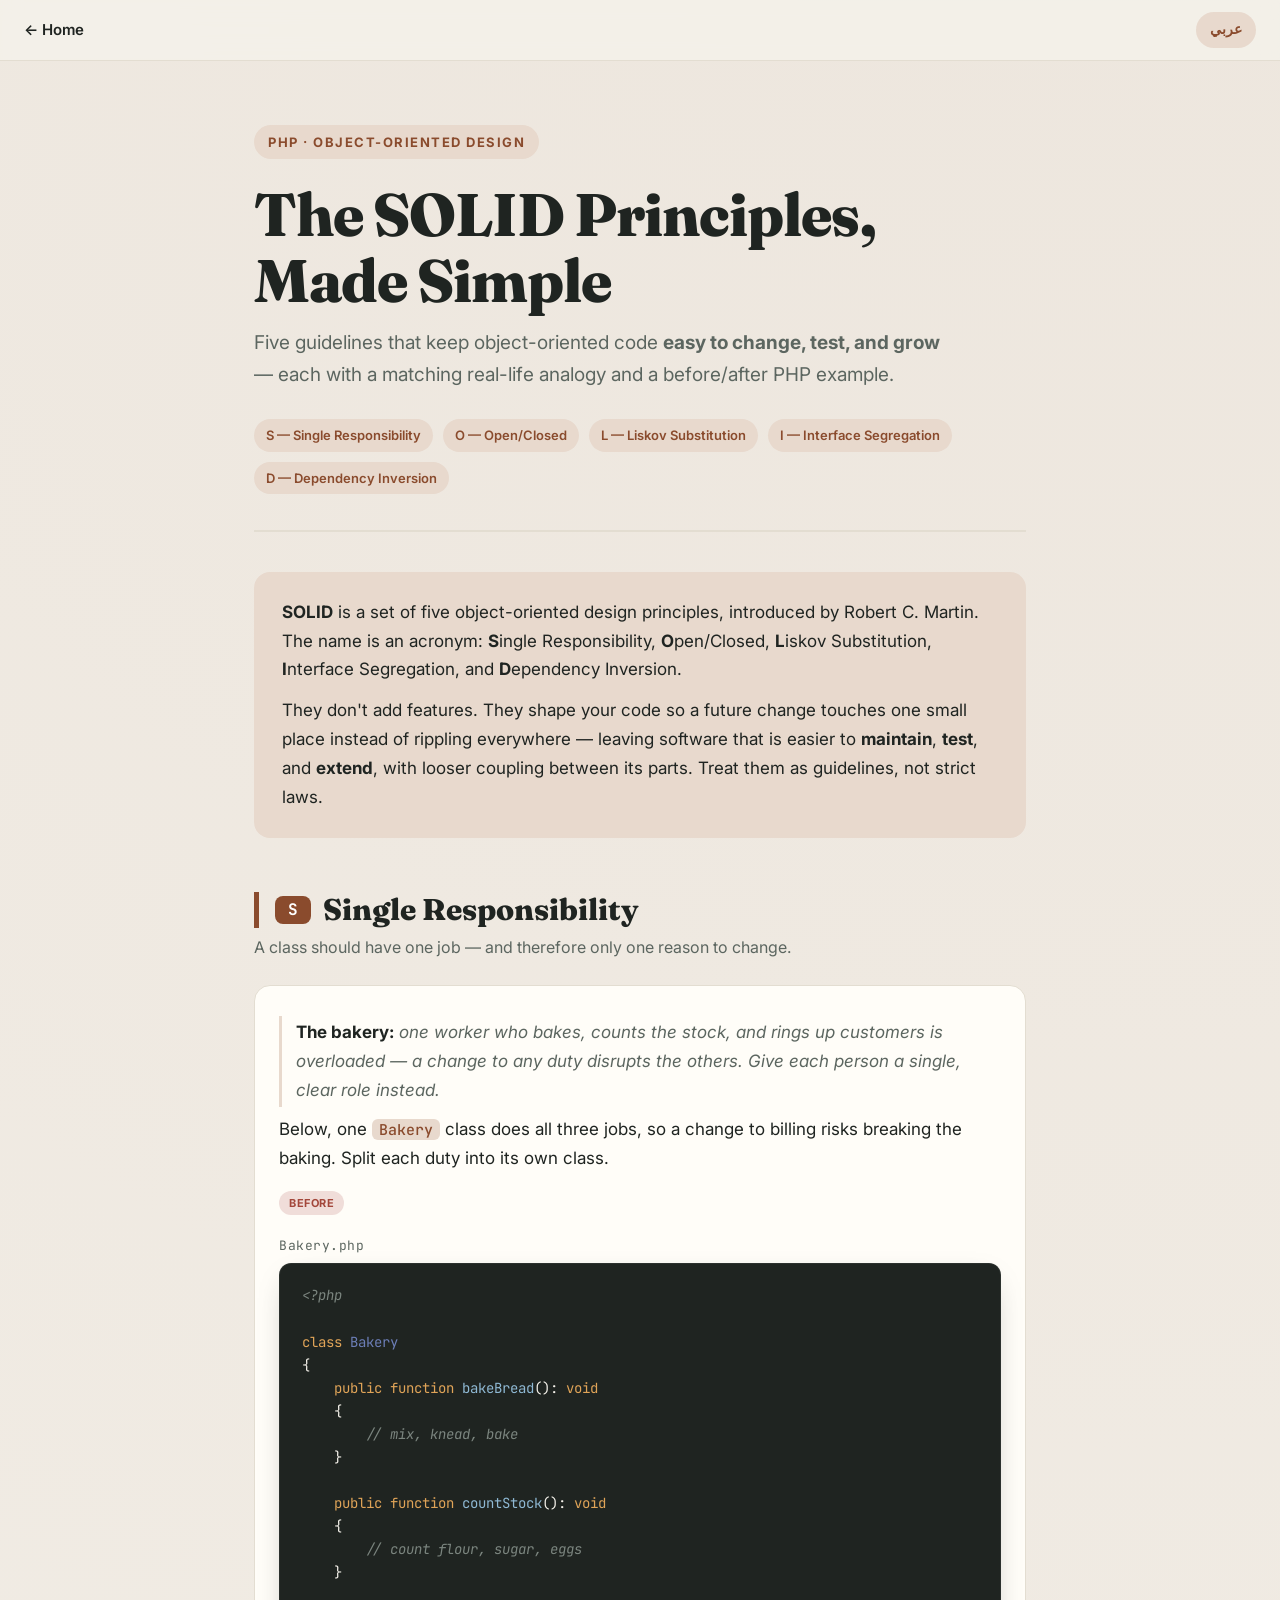
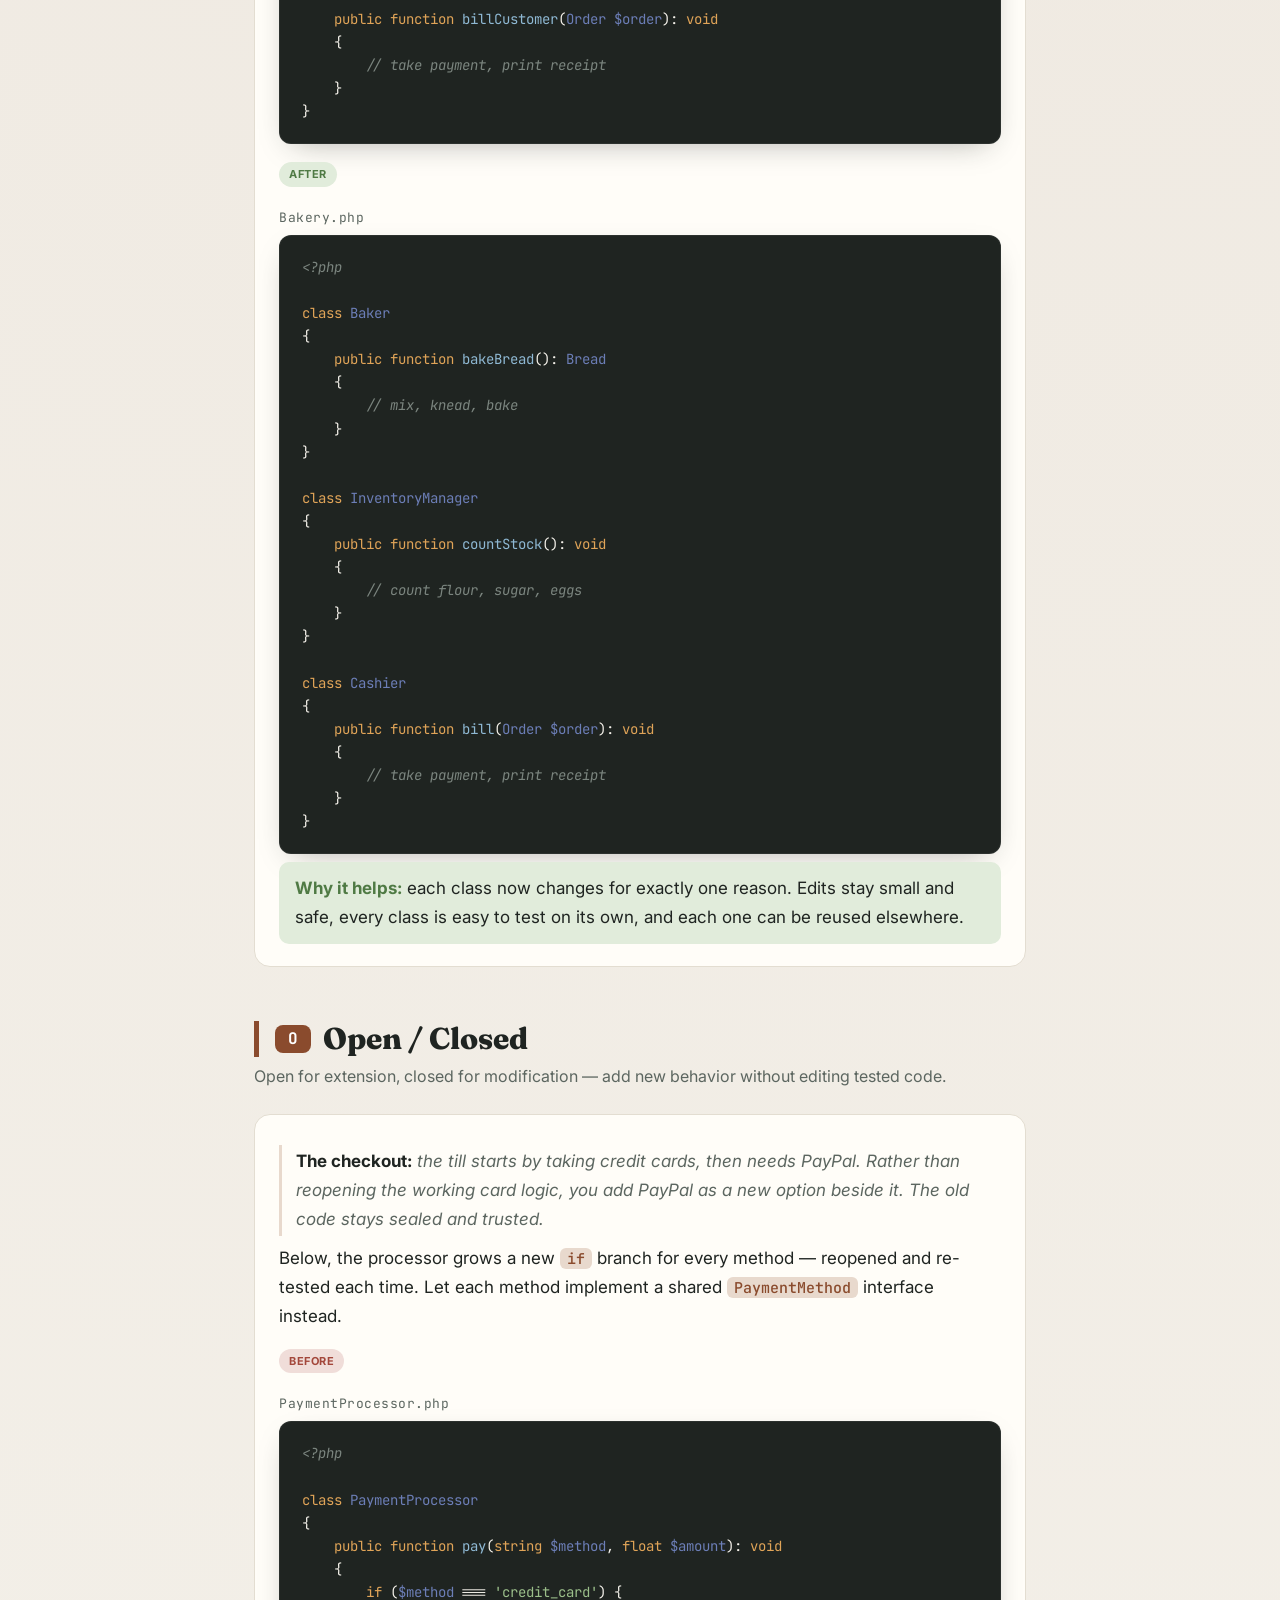
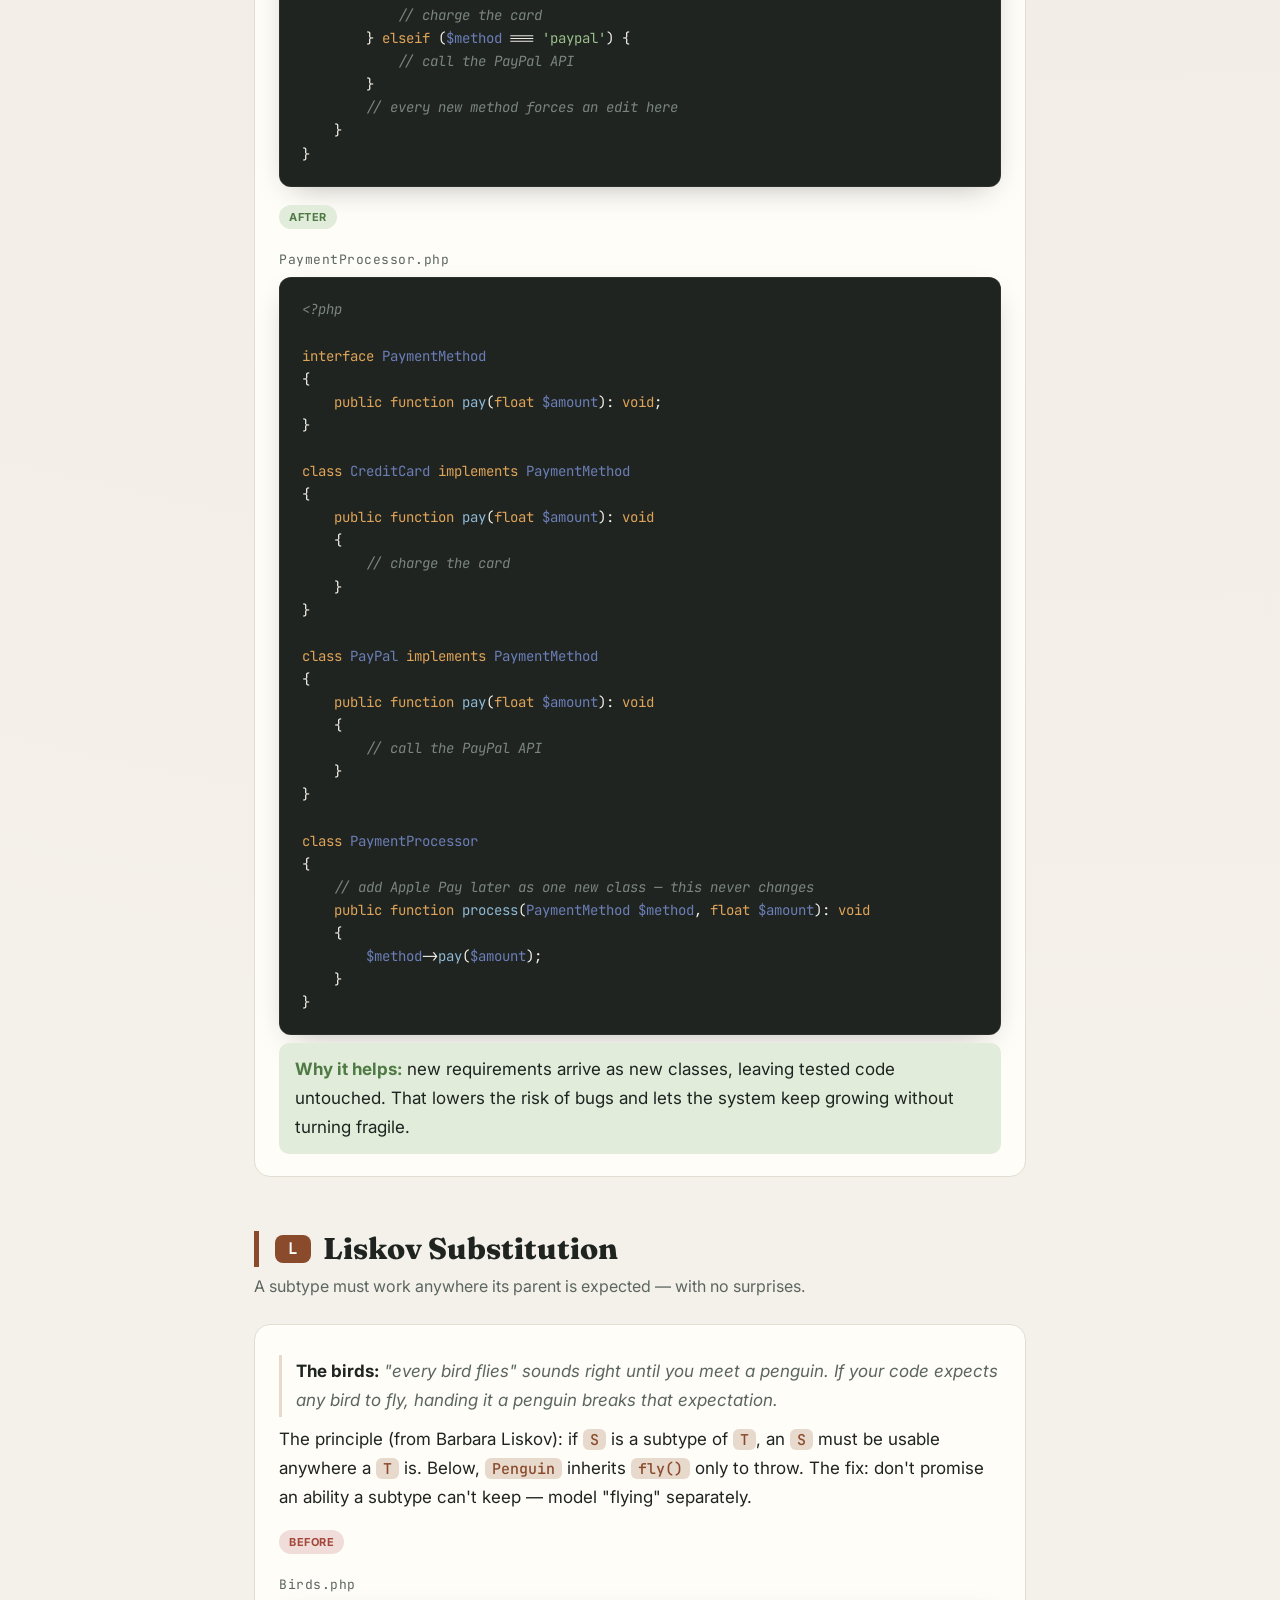
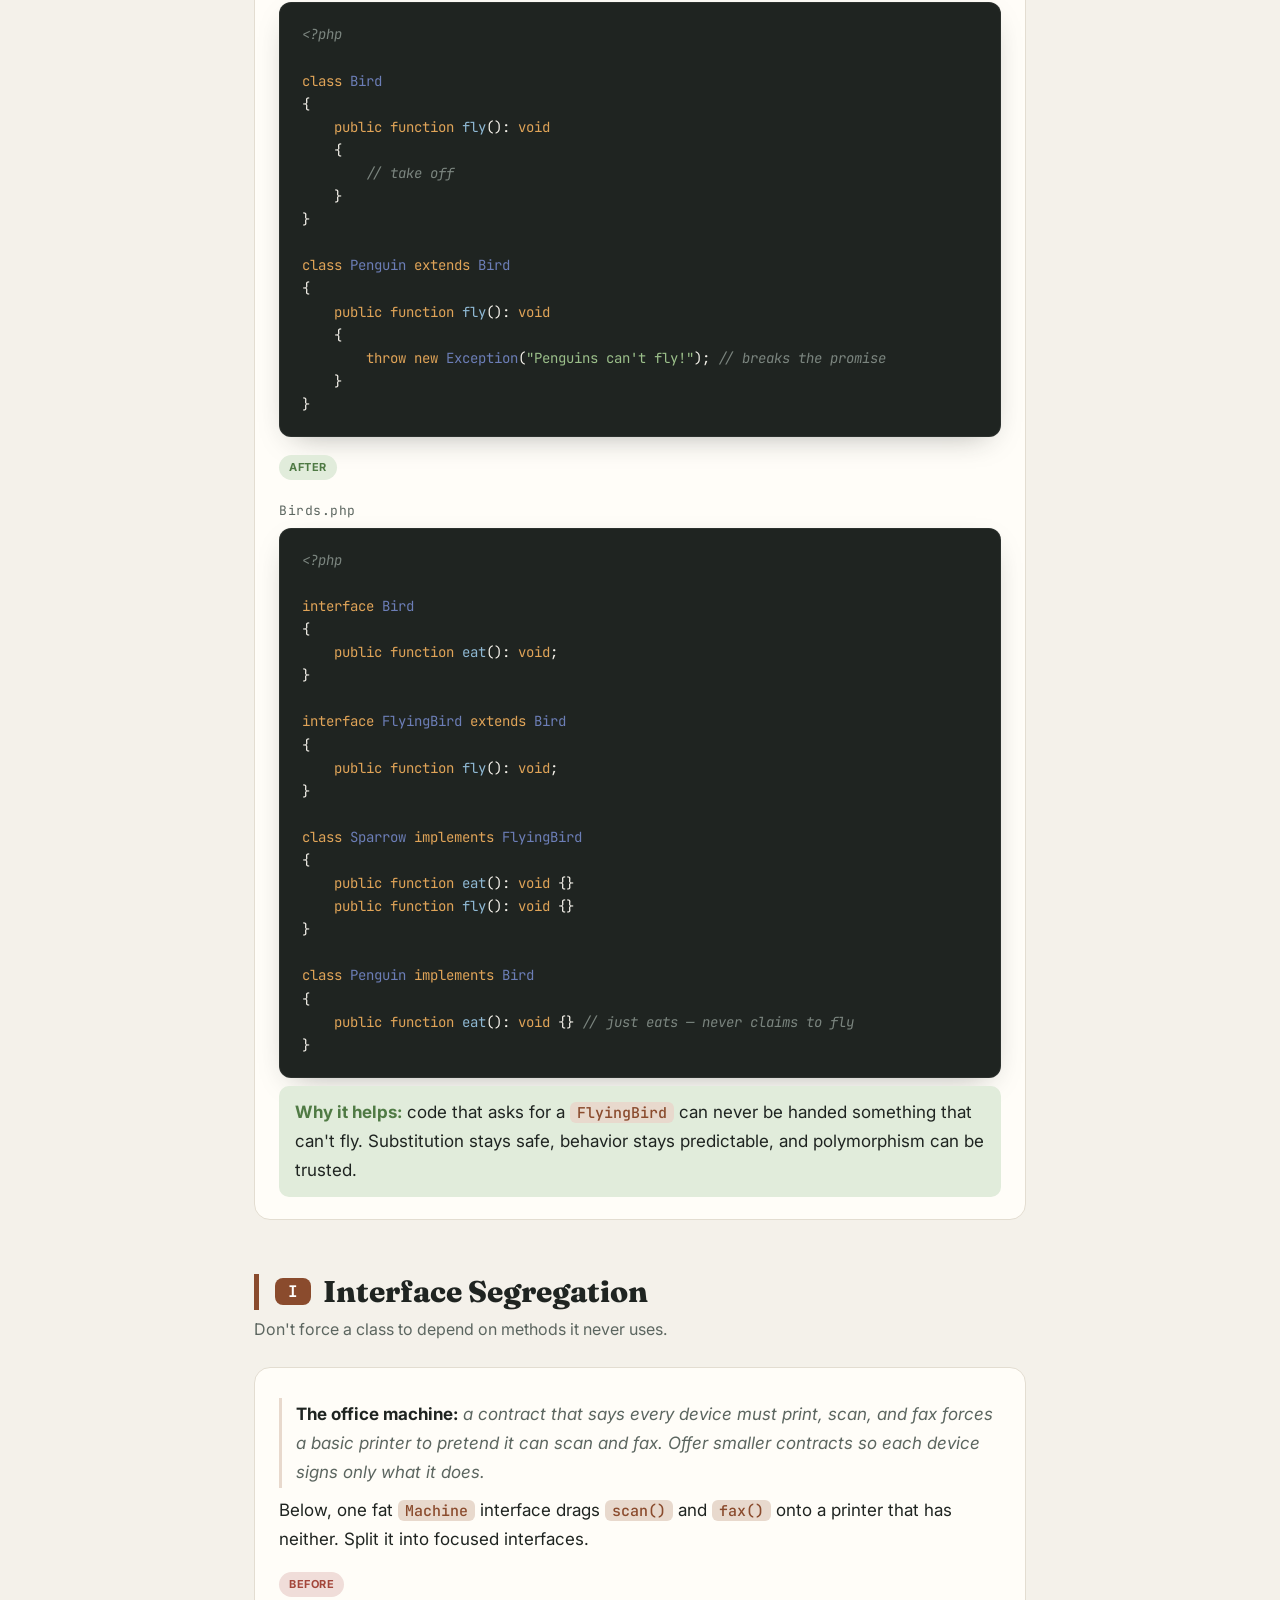
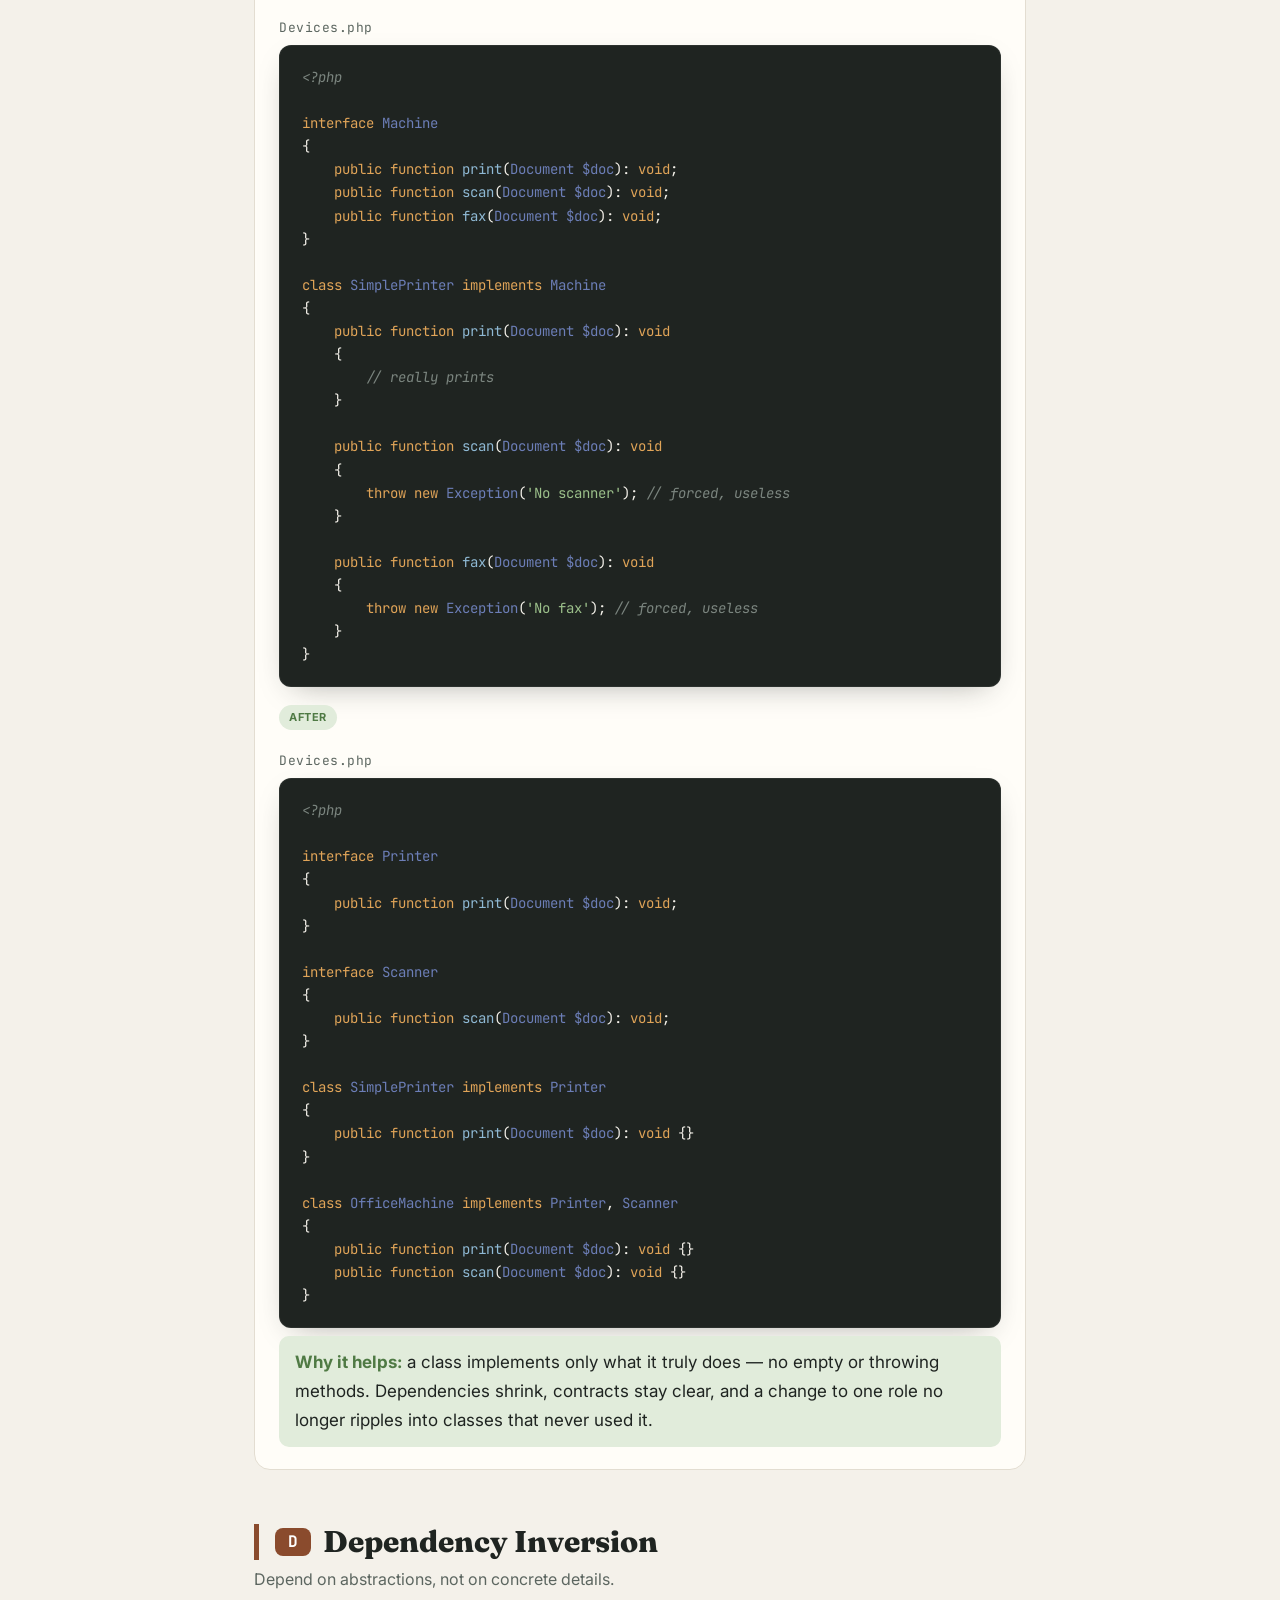
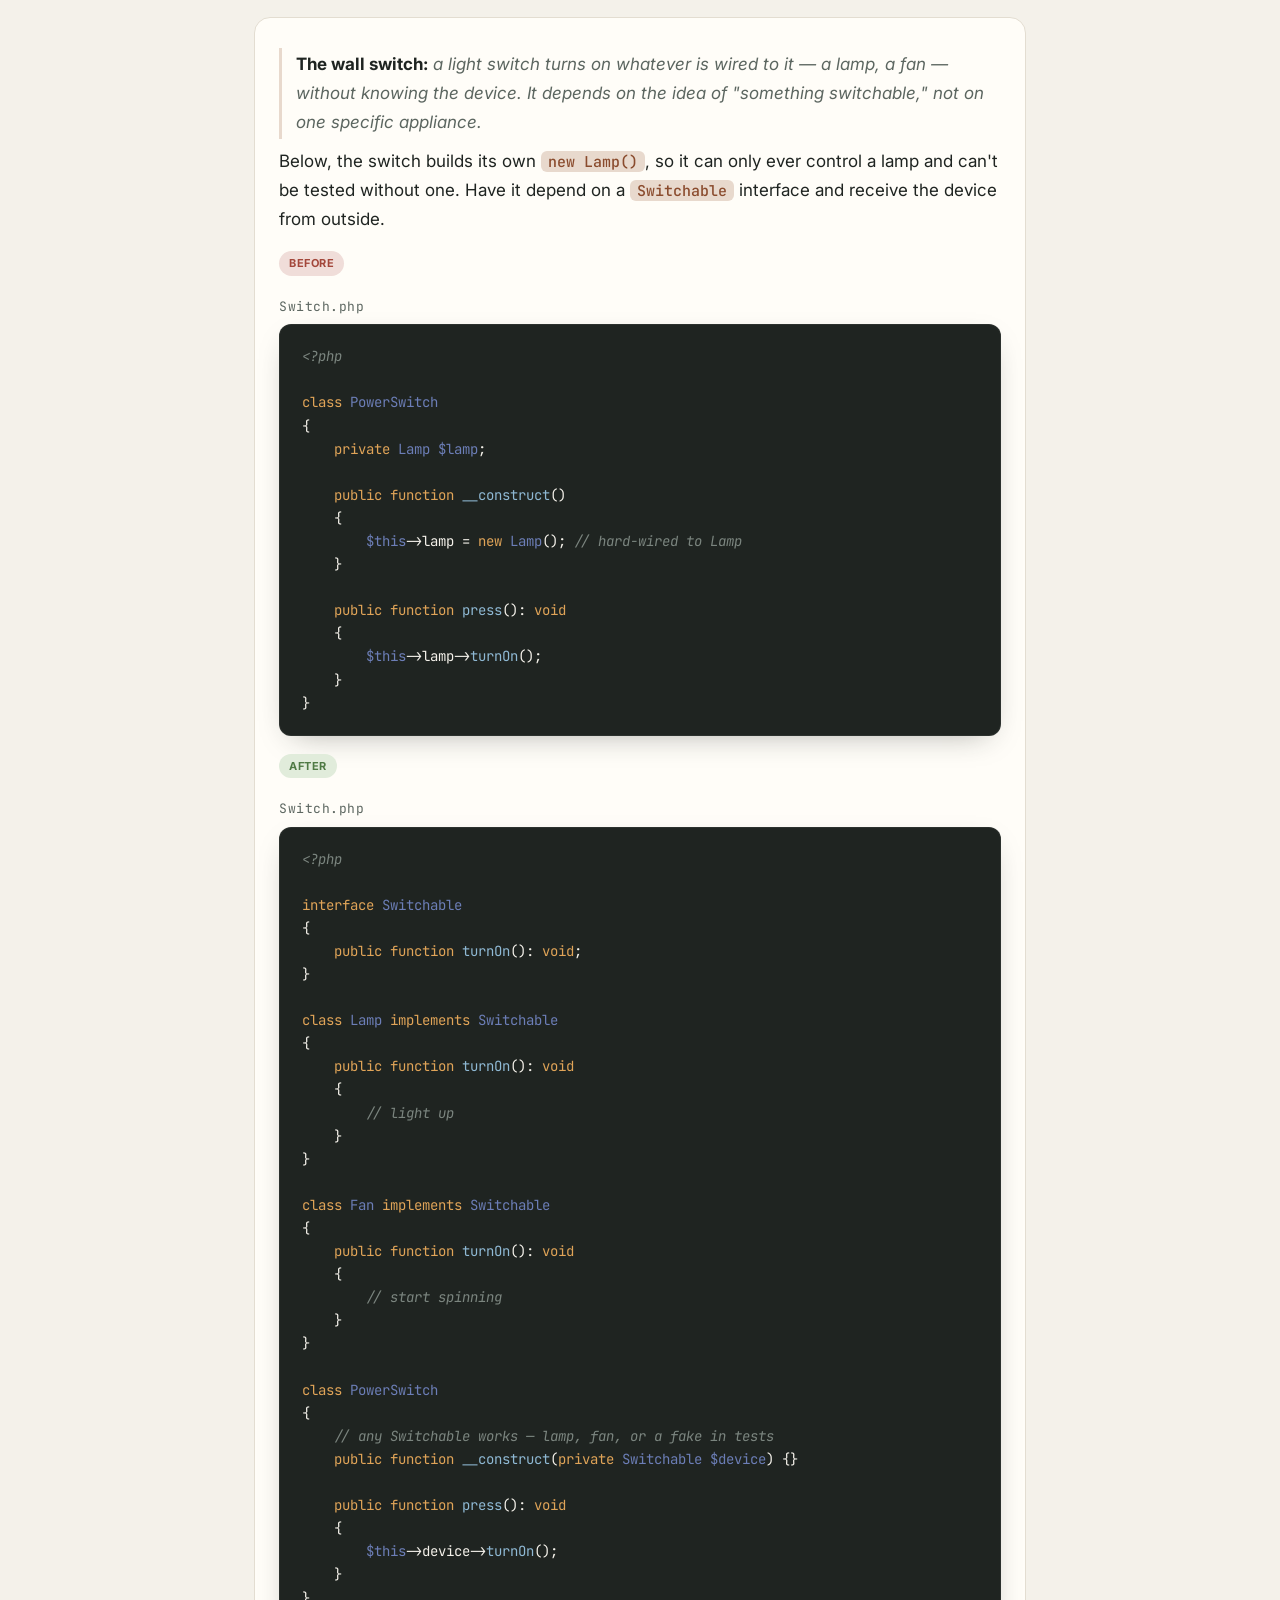
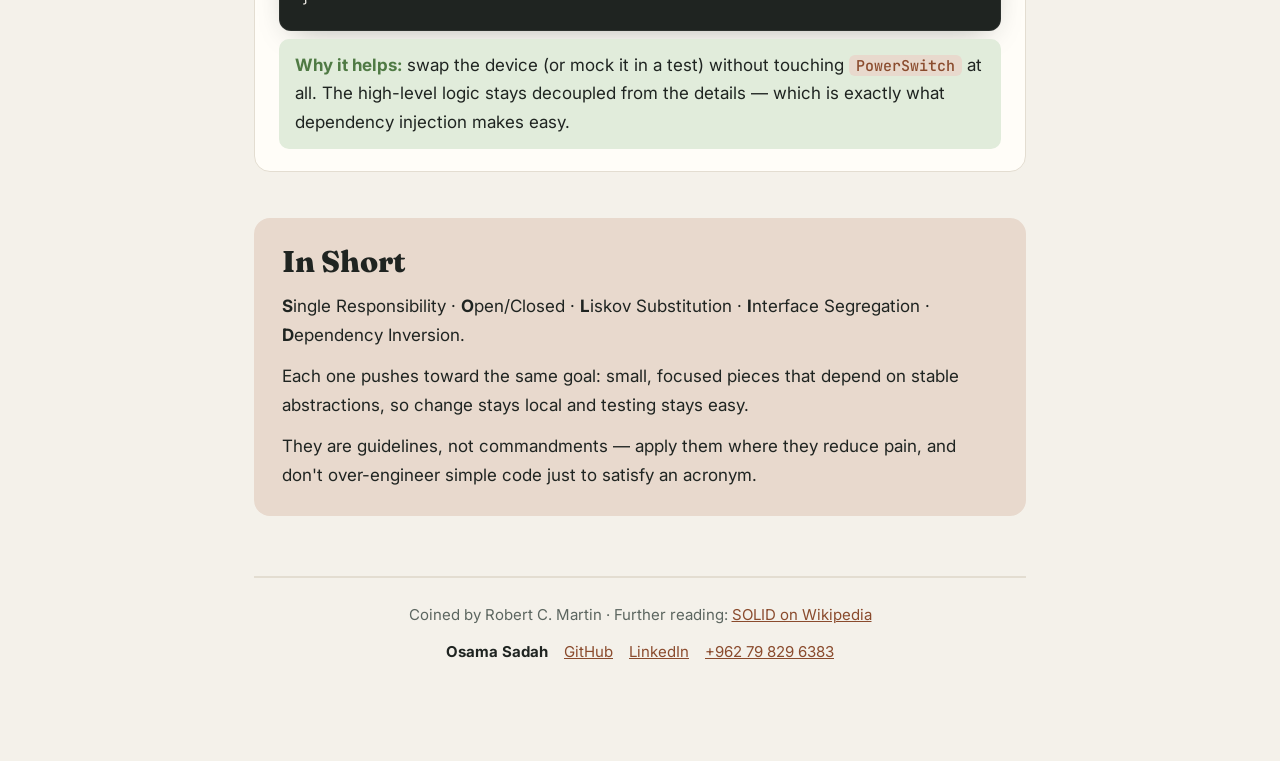
<file: articles/solid-principles/en.html>
<!DOCTYPE html>
<html lang="en" dir="ltr">
<head>
<meta charset="UTF-8">
<meta name="viewport" content="width=device-width, initial-scale=1.0">

<!-- ===================== SEO ===================== -->
<title>The SOLID Principles, Made Simple (with PHP Examples)</title>
<meta name="description" content="A clear, beginner-friendly guide to the five SOLID principles of object-oriented design — each explained with a matching real-life analogy and a before/after PHP example.">
<meta name="author" content="Articles">
<meta name="keywords" content="SOLID principles, object-oriented design, SRP, OCP, LSP, ISP, DIP, PHP, clean code, software design">
<meta name="robots" content="index, follow">
<meta name="theme-color" content="#8a4b2d">
<link rel="canonical" href="https://osama-98.github.io/articles/articles/solid-principles/en.html">

<!-- Language alternates: English ⇄ Arabic versions of this same article -->
<link rel="alternate" hreflang="en" href="https://osama-98.github.io/articles/articles/solid-principles/en.html">
<link rel="alternate" hreflang="ar" href="https://osama-98.github.io/articles/articles/solid-principles/ar.html">
<link rel="alternate" hreflang="x-default" href="https://osama-98.github.io/articles/articles/solid-principles/en.html">

<!-- Open Graph -->
<meta property="og:type" content="article">
<meta property="og:site_name" content="Articles">
<meta property="og:title" content="The SOLID Principles, Made Simple">
<meta property="og:description" content="The five SOLID principles of object-oriented design, each explained with a matching real-life analogy and a before/after PHP example.">
<meta property="og:url" content="https://osama-98.github.io/articles/articles/solid-principles/en.html">
<meta property="og:locale" content="en_US">
<meta property="og:locale:alternate" content="ar_AR">
<meta property="article:published_time" content="2026-06-04">
<meta property="article:tag" content="PHP">
<meta property="article:tag" content="Software Design">

<!-- Twitter card -->
<meta name="twitter:card" content="summary_large_image">
<meta name="twitter:title" content="The SOLID Principles, Made Simple">
<meta name="twitter:description" content="The five SOLID principles of object-oriented design, each explained with a matching real-life analogy and a before/after PHP example.">

<!-- Structured data -->
<script type="application/ld+json">
{
  "@context": "https://schema.org",
  "@type": "TechArticle",
  "headline": "The SOLID Principles, Made Simple",
  "description": "The five SOLID principles of object-oriented design, each explained with a matching real-life analogy and a before/after PHP example.",
  "inLanguage": "en",
  "datePublished": "2026-06-04",
  "author": { "@type": "Organization", "name": "Articles" },
  "publisher": { "@type": "Organization", "name": "Articles" },
  "mainEntityOfPage": "https://osama-98.github.io/articles/articles/solid-principles/en.html",
  "keywords": "SOLID, SRP, OCP, LSP, ISP, DIP, object-oriented design, PHP, clean code"
}
</script>
<link rel="preconnect" href="https://fonts.googleapis.com">
<link rel="preconnect" href="https://fonts.gstatic.com" crossorigin>
<link href="https://fonts.googleapis.com/css2?family=Fraunces:opsz,wght@9..144,400;9..144,600;9..144,800&family=Inter:wght@400;500;600;700&family=JetBrains+Mono:wght@400;500;700&display=swap" rel="stylesheet">
<style>
  :root{
    --bg:#f4f1ea;
    --paper:#fffdf8;
    --ink:#1f2421;
    --muted:#5c6660;
    --accent:#8a4b2d;
    --accent-soft:#e8d9cd;
    --line:#e3ddd1;
    --code-bg:#1f2421;
    --code-ink:#f4f1ea;
    --code-key:#e0a458;
    --code-str:#9bbf8a;
    --code-com:#7b857f;
    --code-fn:#8fb9d4;
    --php:#6c7eb7;
    --ok:#4f7a44;
    --ok-bg:#e1ecdb;
    --dep:#a3473b;
    --dep-bg:#f0ddd9;
  }
  *{box-sizing:border-box;}
  html{scroll-behavior:smooth;}
  body{
    margin:0;
    background:
      radial-gradient(circle at 85% -5%, rgba(138,75,45,.07), transparent 45%),
      var(--bg);
    color:var(--ink);
    font-family:'Inter', sans-serif;
    line-height:1.7;
    font-size:17px;
    -webkit-font-smoothing:antialiased;
  }
  .wrap{max-width:820px; margin:0 auto; padding:64px 24px 96px;}

  /* Header */
  header{margin-bottom:40px; border-bottom:2px solid var(--line); padding-bottom:32px;}
  .kicker{
    display:inline-block; font-size:13px; font-weight:700; letter-spacing:1.5px;
    text-transform:uppercase; color:var(--accent); background:var(--accent-soft);
    padding:6px 14px; border-radius:999px; margin-bottom:22px;
  }
  h1{
    font-family:'Fraunces', serif; font-size:clamp(38px,7vw,60px);
    font-weight:800; margin:0 0 14px; line-height:1.1; letter-spacing:-1px;
  }
  .sub{color:var(--muted); font-size:19px; margin:0; max-width:58ch;}

  /* Legend */
  .legend{display:flex; flex-wrap:wrap; gap:10px; margin:28px 0 4px;}
  .legend span{font-size:13px; font-weight:600; padding:5px 12px; border-radius:999px;
    color:var(--accent); background:var(--accent-soft);}

  /* Sections */
  section{margin-top:54px;}
  .group-title{
    font-family:'Fraunces', serif; font-size:30px; font-weight:800;
    margin:0 0 6px; line-height:1.2; padding-left:16px;
    border-left:5px solid var(--accent); display:flex; align-items:center; gap:12px;
  }
  .group-desc{color:var(--muted); font-size:16px; margin:0 0 24px;}

  /* Cards */
  .card{
    background:var(--paper); border:1px solid var(--line); border-radius:16px;
    padding:22px 24px; margin-bottom:18px;
    transition:transform .2s ease, box-shadow .2s ease;
  }
  .card:hover{transform:translateY(-2px); box-shadow:0 14px 30px -16px rgba(31,36,33,.3);}
  .card-head{display:flex; align-items:center; flex-wrap:wrap; gap:10px; margin-bottom:6px;}
  .tag{
    font-family:'JetBrains Mono', monospace; font-size:16px; font-weight:700;
    color:#fff; background:var(--accent); padding:4px 13px; border-radius:8px;
  }
  .status{font-size:11px; font-weight:700; letter-spacing:.5px; text-transform:uppercase;
    padding:3px 10px; border-radius:999px;}
  .s-ok{color:var(--ok); background:var(--ok-bg);}
  .s-dep{color:var(--dep); background:var(--dep-bg);}
  .card p{margin:8px 0 0;}

  /* Real-world analogy line */
  .analogy{
    border-left:3px solid var(--accent-soft); padding:2px 0 2px 14px;
    color:var(--muted); font-style:italic; margin:0 0 4px;
  }
  .analogy strong{color:var(--ink); font-style:normal;}

  /* Inline code term */
  .en{
    font-family:'JetBrains Mono', monospace; font-size:.88em;
    background:var(--accent-soft); color:var(--accent);
    padding:1px 7px; border-radius:6px; font-weight:500;
  }

  /* Code blocks */
  .code-label{
    display:inline-block; font-family:'JetBrains Mono', monospace;
    font-size:13px; color:var(--muted); margin:14px 0 6px; letter-spacing:.5px;
  }
  pre{
    background:var(--code-bg); color:var(--code-ink);
    font-family:'JetBrains Mono', monospace; font-size:14px; line-height:1.65;
    padding:20px 22px; border-radius:12px; overflow-x:auto; margin:0;
    box-shadow:0 10px 30px -14px rgba(31,36,33,.4);
    border:1px solid rgba(255,255,255,.06);
    tab-size:4;
  }
  pre code{font-family:inherit;}
  pre .c-com{color:var(--code-com); font-style:italic;}
  pre .c-key{color:var(--code-key);}
  pre .c-str{color:var(--code-str);}
  pre .c-fn{color:var(--code-fn);}
  pre .c-php{color:var(--php);}

  .why{margin-top:16px; background:var(--ok-bg); border-radius:10px; padding:12px 16px;}
  .why strong{color:var(--ok);}

  .callout{background:var(--accent-soft); border-radius:16px; padding:26px 28px; margin-top:46px;}
  .callout .group-title{border:none; padding:0; margin-bottom:12px;}
  .callout p{margin:0 0 12px;}
  .callout p:last-child{margin:0;}

  footer{
    margin-top:60px; padding-top:24px; border-top:2px solid var(--line);
    color:var(--muted); font-size:15px; text-align:center;
  }
  footer a{color:var(--accent);}

  /* ===== Site top bar ===== */
  .site-topbar{
    position:sticky; top:0; z-index:50;
    display:flex; align-items:center; justify-content:space-between; gap:16px;
    padding:12px 24px;
    background:rgba(244,241,234,.85); backdrop-filter:blur(10px);
    border-bottom:1px solid var(--line);
  }
  .site-topbar a{text-decoration:none;}
  .site-topbar .tb-home{
    font-family:'Inter', sans-serif; font-size:15px; font-weight:600;
    color:var(--ink); display:inline-flex; align-items:center; gap:7px;
    transition:color .2s ease;
  }
  .site-topbar .tb-home:hover{color:var(--accent);}
  .site-topbar .tb-lang{
    font-family:'JetBrains Mono', monospace; font-size:14px; font-weight:700;
    color:var(--accent); background:var(--accent-soft);
    padding:6px 14px; border-radius:999px;
    transition:transform .2s ease, box-shadow .2s ease;
  }
  .site-topbar .tb-lang:hover{transform:translateY(-1px); box-shadow:0 8px 18px -10px rgba(138,75,45,.6);}
</style>
</head>
<body>

<!-- Site top bar: back to hub + jump to the other language version -->
<nav class="site-topbar">
  <a class="tb-home" href="../../index.html">← Home</a>
  <a class="tb-lang" href="ar.html" lang="ar">عربي</a>
</nav>

<div class="wrap">

  <header>
    <span class="kicker">PHP · Object-Oriented Design</span>
    <h1>The SOLID Principles, Made Simple</h1>
    <p class="sub">Five guidelines that keep object-oriented code <strong>easy to change, test, and grow</strong> — each with a matching real-life analogy and a before/after PHP example.</p>
    <div class="legend">
      <span>S — Single Responsibility</span>
      <span>O — Open/Closed</span>
      <span>L — Liskov Substitution</span>
      <span>I — Interface Segregation</span>
      <span>D — Dependency Inversion</span>
    </div>
  </header>

  <!-- Intro -->
  <div class="callout" style="margin-top:36px;">
    <p><strong>SOLID</strong> is a set of five object-oriented design principles, introduced by Robert C. Martin. The name is an acronym: <strong>S</strong>ingle Responsibility, <strong>O</strong>pen/Closed, <strong>L</strong>iskov Substitution, <strong>I</strong>nterface Segregation, and <strong>D</strong>ependency Inversion.</p>
    <p>They don't add features. They shape your code so a future change touches one small place instead of rippling everywhere — leaving software that is easier to <strong>maintain</strong>, <strong>test</strong>, and <strong>extend</strong>, with looser coupling between its parts. Treat them as guidelines, not strict laws.</p>
  </div>

  <!-- ===================== S ===================== -->
  <section>
    <h2 class="group-title"><span class="tag">S</span> Single Responsibility</h2>
    <p class="group-desc">A class should have one job — and therefore only one reason to change.</p>
    <div class="card">
      <p class="analogy"><strong>The bakery:</strong> one worker who bakes, counts the stock, <em>and</em> rings up customers is overloaded — a change to any duty disrupts the others. Give each person a single, clear role instead.</p>
      <p>Below, one <span class="en">Bakery</span> class does all three jobs, so a change to billing risks breaking the baking. Split each duty into its own class.</p>

      <div class="card-head" style="margin-top:18px;"><span class="status s-dep">Before</span></div>
      <span class="code-label">Bakery.php</span>
<pre><code><span class="c-com">&lt;?php</span>

<span class="c-key">class</span> <span class="c-php">Bakery</span>
{
    <span class="c-key">public function</span> <span class="c-fn">bakeBread</span>(): <span class="c-key">void</span>
    {
        <span class="c-com">// mix, knead, bake</span>
    }

    <span class="c-key">public function</span> <span class="c-fn">countStock</span>(): <span class="c-key">void</span>
    {
        <span class="c-com">// count flour, sugar, eggs</span>
    }

    <span class="c-key">public function</span> <span class="c-fn">billCustomer</span>(<span class="c-php">Order</span> <span class="c-php">$order</span>): <span class="c-key">void</span>
    {
        <span class="c-com">// take payment, print receipt</span>
    }
}</code></pre>

      <div class="card-head" style="margin-top:18px;"><span class="status s-ok">After</span></div>
      <span class="code-label">Bakery.php</span>
<pre><code><span class="c-com">&lt;?php</span>

<span class="c-key">class</span> <span class="c-php">Baker</span>
{
    <span class="c-key">public function</span> <span class="c-fn">bakeBread</span>(): <span class="c-php">Bread</span>
    {
        <span class="c-com">// mix, knead, bake</span>
    }
}

<span class="c-key">class</span> <span class="c-php">InventoryManager</span>
{
    <span class="c-key">public function</span> <span class="c-fn">countStock</span>(): <span class="c-key">void</span>
    {
        <span class="c-com">// count flour, sugar, eggs</span>
    }
}

<span class="c-key">class</span> <span class="c-php">Cashier</span>
{
    <span class="c-key">public function</span> <span class="c-fn">bill</span>(<span class="c-php">Order</span> <span class="c-php">$order</span>): <span class="c-key">void</span>
    {
        <span class="c-com">// take payment, print receipt</span>
    }
}</code></pre>
      <p class="why"><strong>Why it helps:</strong> each class now changes for exactly one reason. Edits stay small and safe, every class is easy to test on its own, and each one can be reused elsewhere.</p>
    </div>
  </section>

  <!-- ===================== O ===================== -->
  <section>
    <h2 class="group-title"><span class="tag">O</span> Open / Closed</h2>
    <p class="group-desc">Open for extension, closed for modification — add new behavior without editing tested code.</p>
    <div class="card">
      <p class="analogy"><strong>The checkout:</strong> the till starts by taking credit cards, then needs PayPal. Rather than reopening the working card logic, you add PayPal as a new option beside it. The old code stays sealed and trusted.</p>
      <p>Below, the processor grows a new <span class="en">if</span> branch for every method — reopened and re-tested each time. Let each method implement a shared <span class="en">PaymentMethod</span> interface instead.</p>

      <div class="card-head" style="margin-top:18px;"><span class="status s-dep">Before</span></div>
      <span class="code-label">PaymentProcessor.php</span>
<pre><code><span class="c-com">&lt;?php</span>

<span class="c-key">class</span> <span class="c-php">PaymentProcessor</span>
{
    <span class="c-key">public function</span> <span class="c-fn">pay</span>(<span class="c-key">string</span> <span class="c-php">$method</span>, <span class="c-key">float</span> <span class="c-php">$amount</span>): <span class="c-key">void</span>
    {
        <span class="c-key">if</span> (<span class="c-php">$method</span> === <span class="c-str">'credit_card'</span>) {
            <span class="c-com">// charge the card</span>
        } <span class="c-key">elseif</span> (<span class="c-php">$method</span> === <span class="c-str">'paypal'</span>) {
            <span class="c-com">// call the PayPal API</span>
        }
        <span class="c-com">// every new method forces an edit here</span>
    }
}</code></pre>

      <div class="card-head" style="margin-top:18px;"><span class="status s-ok">After</span></div>
      <span class="code-label">PaymentProcessor.php</span>
<pre><code><span class="c-com">&lt;?php</span>

<span class="c-key">interface</span> <span class="c-php">PaymentMethod</span>
{
    <span class="c-key">public function</span> <span class="c-fn">pay</span>(<span class="c-key">float</span> <span class="c-php">$amount</span>): <span class="c-key">void</span>;
}

<span class="c-key">class</span> <span class="c-php">CreditCard</span> <span class="c-key">implements</span> <span class="c-php">PaymentMethod</span>
{
    <span class="c-key">public function</span> <span class="c-fn">pay</span>(<span class="c-key">float</span> <span class="c-php">$amount</span>): <span class="c-key">void</span>
    {
        <span class="c-com">// charge the card</span>
    }
}

<span class="c-key">class</span> <span class="c-php">PayPal</span> <span class="c-key">implements</span> <span class="c-php">PaymentMethod</span>
{
    <span class="c-key">public function</span> <span class="c-fn">pay</span>(<span class="c-key">float</span> <span class="c-php">$amount</span>): <span class="c-key">void</span>
    {
        <span class="c-com">// call the PayPal API</span>
    }
}

<span class="c-key">class</span> <span class="c-php">PaymentProcessor</span>
{
    <span class="c-com">// add Apple Pay later as one new class — this never changes</span>
    <span class="c-key">public function</span> <span class="c-fn">process</span>(<span class="c-php">PaymentMethod</span> <span class="c-php">$method</span>, <span class="c-key">float</span> <span class="c-php">$amount</span>): <span class="c-key">void</span>
    {
        <span class="c-php">$method</span>-&gt;<span class="c-fn">pay</span>(<span class="c-php">$amount</span>);
    }
}</code></pre>
      <p class="why"><strong>Why it helps:</strong> new requirements arrive as new classes, leaving tested code untouched. That lowers the risk of bugs and lets the system keep growing without turning fragile.</p>
    </div>
  </section>

  <!-- ===================== L ===================== -->
  <section>
    <h2 class="group-title"><span class="tag">L</span> Liskov Substitution</h2>
    <p class="group-desc">A subtype must work anywhere its parent is expected — with no surprises.</p>
    <div class="card">
      <p class="analogy"><strong>The birds:</strong> "every bird flies" sounds right until you meet a penguin. If your code expects any <em>bird</em> to fly, handing it a penguin breaks that expectation.</p>
      <p>The principle (from Barbara Liskov): if <span class="en">S</span> is a subtype of <span class="en">T</span>, an <span class="en">S</span> must be usable anywhere a <span class="en">T</span> is. Below, <span class="en">Penguin</span> inherits <span class="en">fly()</span> only to throw. The fix: don't promise an ability a subtype can't keep — model "flying" separately.</p>

      <div class="card-head" style="margin-top:18px;"><span class="status s-dep">Before</span></div>
      <span class="code-label">Birds.php</span>
<pre><code><span class="c-com">&lt;?php</span>

<span class="c-key">class</span> <span class="c-php">Bird</span>
{
    <span class="c-key">public function</span> <span class="c-fn">fly</span>(): <span class="c-key">void</span>
    {
        <span class="c-com">// take off</span>
    }
}

<span class="c-key">class</span> <span class="c-php">Penguin</span> <span class="c-key">extends</span> <span class="c-php">Bird</span>
{
    <span class="c-key">public function</span> <span class="c-fn">fly</span>(): <span class="c-key">void</span>
    {
        <span class="c-key">throw new</span> <span class="c-php">Exception</span>(<span class="c-str">"Penguins can't fly!"</span>); <span class="c-com">// breaks the promise</span>
    }
}</code></pre>

      <div class="card-head" style="margin-top:18px;"><span class="status s-ok">After</span></div>
      <span class="code-label">Birds.php</span>
<pre><code><span class="c-com">&lt;?php</span>

<span class="c-key">interface</span> <span class="c-php">Bird</span>
{
    <span class="c-key">public function</span> <span class="c-fn">eat</span>(): <span class="c-key">void</span>;
}

<span class="c-key">interface</span> <span class="c-php">FlyingBird</span> <span class="c-key">extends</span> <span class="c-php">Bird</span>
{
    <span class="c-key">public function</span> <span class="c-fn">fly</span>(): <span class="c-key">void</span>;
}

<span class="c-key">class</span> <span class="c-php">Sparrow</span> <span class="c-key">implements</span> <span class="c-php">FlyingBird</span>
{
    <span class="c-key">public function</span> <span class="c-fn">eat</span>(): <span class="c-key">void</span> {}
    <span class="c-key">public function</span> <span class="c-fn">fly</span>(): <span class="c-key">void</span> {}
}

<span class="c-key">class</span> <span class="c-php">Penguin</span> <span class="c-key">implements</span> <span class="c-php">Bird</span>
{
    <span class="c-key">public function</span> <span class="c-fn">eat</span>(): <span class="c-key">void</span> {} <span class="c-com">// just eats — never claims to fly</span>
}</code></pre>
      <p class="why"><strong>Why it helps:</strong> code that asks for a <span class="en">FlyingBird</span> can never be handed something that can't fly. Substitution stays safe, behavior stays predictable, and polymorphism can be trusted.</p>
    </div>
  </section>

  <!-- ===================== I ===================== -->
  <section>
    <h2 class="group-title"><span class="tag">I</span> Interface Segregation</h2>
    <p class="group-desc">Don't force a class to depend on methods it never uses.</p>
    <div class="card">
      <p class="analogy"><strong>The office machine:</strong> a contract that says every device must print, scan, <em>and</em> fax forces a basic printer to pretend it can scan and fax. Offer smaller contracts so each device signs only what it does.</p>
      <p>Below, one fat <span class="en">Machine</span> interface drags <span class="en">scan()</span> and <span class="en">fax()</span> onto a printer that has neither. Split it into focused interfaces.</p>

      <div class="card-head" style="margin-top:18px;"><span class="status s-dep">Before</span></div>
      <span class="code-label">Devices.php</span>
<pre><code><span class="c-com">&lt;?php</span>

<span class="c-key">interface</span> <span class="c-php">Machine</span>
{
    <span class="c-key">public function</span> <span class="c-fn">print</span>(<span class="c-php">Document</span> <span class="c-php">$doc</span>): <span class="c-key">void</span>;
    <span class="c-key">public function</span> <span class="c-fn">scan</span>(<span class="c-php">Document</span> <span class="c-php">$doc</span>): <span class="c-key">void</span>;
    <span class="c-key">public function</span> <span class="c-fn">fax</span>(<span class="c-php">Document</span> <span class="c-php">$doc</span>): <span class="c-key">void</span>;
}

<span class="c-key">class</span> <span class="c-php">SimplePrinter</span> <span class="c-key">implements</span> <span class="c-php">Machine</span>
{
    <span class="c-key">public function</span> <span class="c-fn">print</span>(<span class="c-php">Document</span> <span class="c-php">$doc</span>): <span class="c-key">void</span>
    {
        <span class="c-com">// really prints</span>
    }

    <span class="c-key">public function</span> <span class="c-fn">scan</span>(<span class="c-php">Document</span> <span class="c-php">$doc</span>): <span class="c-key">void</span>
    {
        <span class="c-key">throw new</span> <span class="c-php">Exception</span>(<span class="c-str">'No scanner'</span>); <span class="c-com">// forced, useless</span>
    }

    <span class="c-key">public function</span> <span class="c-fn">fax</span>(<span class="c-php">Document</span> <span class="c-php">$doc</span>): <span class="c-key">void</span>
    {
        <span class="c-key">throw new</span> <span class="c-php">Exception</span>(<span class="c-str">'No fax'</span>); <span class="c-com">// forced, useless</span>
    }
}</code></pre>

      <div class="card-head" style="margin-top:18px;"><span class="status s-ok">After</span></div>
      <span class="code-label">Devices.php</span>
<pre><code><span class="c-com">&lt;?php</span>

<span class="c-key">interface</span> <span class="c-php">Printer</span>
{
    <span class="c-key">public function</span> <span class="c-fn">print</span>(<span class="c-php">Document</span> <span class="c-php">$doc</span>): <span class="c-key">void</span>;
}

<span class="c-key">interface</span> <span class="c-php">Scanner</span>
{
    <span class="c-key">public function</span> <span class="c-fn">scan</span>(<span class="c-php">Document</span> <span class="c-php">$doc</span>): <span class="c-key">void</span>;
}

<span class="c-key">class</span> <span class="c-php">SimplePrinter</span> <span class="c-key">implements</span> <span class="c-php">Printer</span>
{
    <span class="c-key">public function</span> <span class="c-fn">print</span>(<span class="c-php">Document</span> <span class="c-php">$doc</span>): <span class="c-key">void</span> {}
}

<span class="c-key">class</span> <span class="c-php">OfficeMachine</span> <span class="c-key">implements</span> <span class="c-php">Printer</span>, <span class="c-php">Scanner</span>
{
    <span class="c-key">public function</span> <span class="c-fn">print</span>(<span class="c-php">Document</span> <span class="c-php">$doc</span>): <span class="c-key">void</span> {}
    <span class="c-key">public function</span> <span class="c-fn">scan</span>(<span class="c-php">Document</span> <span class="c-php">$doc</span>): <span class="c-key">void</span> {}
}</code></pre>
      <p class="why"><strong>Why it helps:</strong> a class implements only what it truly does — no empty or throwing methods. Dependencies shrink, contracts stay clear, and a change to one role no longer ripples into classes that never used it.</p>
    </div>
  </section>

  <!-- ===================== D ===================== -->
  <section>
    <h2 class="group-title"><span class="tag">D</span> Dependency Inversion</h2>
    <p class="group-desc">Depend on abstractions, not on concrete details.</p>
    <div class="card">
      <p class="analogy"><strong>The wall switch:</strong> a light switch turns on whatever is wired to it — a lamp, a fan — without knowing the device. It depends on the idea of "something switchable," not on one specific appliance.</p>
      <p>Below, the switch builds its own <span class="en">new Lamp()</span>, so it can only ever control a lamp and can't be tested without one. Have it depend on a <span class="en">Switchable</span> interface and receive the device from outside.</p>

      <div class="card-head" style="margin-top:18px;"><span class="status s-dep">Before</span></div>
      <span class="code-label">Switch.php</span>
<pre><code><span class="c-com">&lt;?php</span>

<span class="c-key">class</span> <span class="c-php">PowerSwitch</span>
{
    <span class="c-key">private</span> <span class="c-php">Lamp</span> <span class="c-php">$lamp</span>;

    <span class="c-key">public function</span> <span class="c-fn">__construct</span>()
    {
        <span class="c-php">$this</span>-&gt;lamp = <span class="c-key">new</span> <span class="c-php">Lamp</span>(); <span class="c-com">// hard-wired to Lamp</span>
    }

    <span class="c-key">public function</span> <span class="c-fn">press</span>(): <span class="c-key">void</span>
    {
        <span class="c-php">$this</span>-&gt;lamp-&gt;<span class="c-fn">turnOn</span>();
    }
}</code></pre>

      <div class="card-head" style="margin-top:18px;"><span class="status s-ok">After</span></div>
      <span class="code-label">Switch.php</span>
<pre><code><span class="c-com">&lt;?php</span>

<span class="c-key">interface</span> <span class="c-php">Switchable</span>
{
    <span class="c-key">public function</span> <span class="c-fn">turnOn</span>(): <span class="c-key">void</span>;
}

<span class="c-key">class</span> <span class="c-php">Lamp</span> <span class="c-key">implements</span> <span class="c-php">Switchable</span>
{
    <span class="c-key">public function</span> <span class="c-fn">turnOn</span>(): <span class="c-key">void</span>
    {
        <span class="c-com">// light up</span>
    }
}

<span class="c-key">class</span> <span class="c-php">Fan</span> <span class="c-key">implements</span> <span class="c-php">Switchable</span>
{
    <span class="c-key">public function</span> <span class="c-fn">turnOn</span>(): <span class="c-key">void</span>
    {
        <span class="c-com">// start spinning</span>
    }
}

<span class="c-key">class</span> <span class="c-php">PowerSwitch</span>
{
    <span class="c-com">// any Switchable works — lamp, fan, or a fake in tests</span>
    <span class="c-key">public function</span> <span class="c-fn">__construct</span>(<span class="c-key">private</span> <span class="c-php">Switchable</span> <span class="c-php">$device</span>) {}

    <span class="c-key">public function</span> <span class="c-fn">press</span>(): <span class="c-key">void</span>
    {
        <span class="c-php">$this</span>-&gt;device-&gt;<span class="c-fn">turnOn</span>();
    }
}</code></pre>
      <p class="why"><strong>Why it helps:</strong> swap the device (or mock it in a test) without touching <span class="en">PowerSwitch</span> at all. The high-level logic stays decoupled from the details — which is exactly what dependency injection makes easy.</p>
    </div>
  </section>

  <!-- ===================== SUMMARY ===================== -->
  <div class="callout">
    <h2 class="group-title">In Short</h2>
    <p><strong>S</strong>ingle Responsibility · <strong>O</strong>pen/Closed · <strong>L</strong>iskov Substitution · <strong>I</strong>nterface Segregation · <strong>D</strong>ependency Inversion.</p>
    <p>Each one pushes toward the same goal: small, focused pieces that depend on stable abstractions, so change stays local and testing stays easy.</p>
    <p>They are guidelines, not commandments — apply them where they reduce pain, and don't over-engineer simple code just to satisfy an acronym.</p>
  </div>

  <footer>
    Coined by Robert C. Martin · Further reading: <a href="https://en.wikipedia.org/wiki/SOLID">SOLID on Wikipedia</a>
    <div style="margin-top:12px; display:flex; flex-wrap:wrap; justify-content:center; align-items:center; gap:8px 16px;">
      <strong style="color:var(--ink);">Osama Sadah</strong>
      <a href="https://github.com/osama-98" target="_blank" rel="noopener">GitHub</a>
      <a href="https://www.linkedin.com/in/osama-sadah" target="_blank" rel="noopener">LinkedIn</a>
      <a href="tel:+962798296383" dir="ltr">+962&nbsp;79&nbsp;829&nbsp;6383</a>
    </div>
  </footer>

</div>

</body>
</html>
</file>
<file: assets/style.css>
/* =========================================================================
   Articles — homepage styles
   Shares the warm editorial palette & fonts of the article pages so the
   whole site reads as one product. RTL is handled with [dir="rtl"] rules
   and a font swap to Tajawal.
   ========================================================================= */

:root{
  --bg:#f4f1ea;          /* cream background          */
  --paper:#fffdf8;       /* off-white cards           */
  --ink:#1f2421;         /* dark ink text             */
  --muted:#5c6660;       /* secondary text            */
  --accent:#8a4b2d;      /* terracotta accent         */
  --accent-soft:#e8d9cd; /* soft accent fill          */
  --line:#e3ddd1;        /* hairline borders          */

  /* Type families, switched per direction */
  --font-display:'Fraunces', serif;
  --font-body:'Inter', sans-serif;
  --font-mono:'JetBrains Mono', monospace;
}

*{box-sizing:border-box;}
html{scroll-behavior:smooth;}

body{
  margin:0;
  background:
    radial-gradient(circle at 85% -5%, rgba(138,75,45,.07), transparent 45%),
    radial-gradient(circle at 0% 100%, rgba(138,75,45,.05), transparent 40%),
    var(--bg);
  color:var(--ink);
  font-family:var(--font-body);
  line-height:1.7;
  font-size:17px;
  -webkit-font-smoothing:antialiased;
  min-height:100vh;
  display:flex;
  flex-direction:column;
}

/* ---- Arabic / RTL: swap every text family to Tajawal ---- */
[dir="rtl"] body,
[dir="rtl"] .hero__title,
[dir="rtl"] .brand__name,
[dir="rtl"] .card__title{
  font-family:'Tajawal', sans-serif;
}
[dir="rtl"] body{line-height:1.9;}

.wrap{width:100%; max-width:1100px; margin:0 auto; padding:0 24px;}

/* =========================== HEADER =========================== */
.site-header{
  position:sticky; top:0; z-index:40;
  background:rgba(244,241,234,.82); backdrop-filter:blur(12px);
  border-bottom:1px solid var(--line);
}
.site-header__inner{
  max-width:1100px; margin:0 auto; padding:16px 24px;
  display:flex; align-items:center; justify-content:space-between; gap:16px;
}
.brand{display:flex; align-items:center; gap:10px;}
.brand__mark{
  color:var(--accent); font-size:20px; line-height:1;
  transform:translateY(1px);
}
.brand__name{
  font-family:var(--font-display); font-weight:800; font-size:22px;
  letter-spacing:-.5px;
}

/* Language toggle ------------------------------------------------ */
.lang-toggle{
  display:inline-flex; align-items:center; gap:10px;
  background:var(--paper); border:1px solid var(--line);
  border-radius:999px; padding:7px 16px; cursor:pointer;
  font-family:var(--font-mono); font-size:14px; font-weight:700;
  color:var(--muted);
  transition:border-color .2s ease, box-shadow .2s ease, transform .2s ease;
}
.lang-toggle:hover{
  border-color:var(--accent-soft);
  box-shadow:0 10px 22px -14px rgba(31,36,33,.4);
  transform:translateY(-1px);
}
.lang-toggle__sep{color:var(--line); font-weight:400;}
.lang-toggle__opt{transition:color .2s ease;}
/* the currently active language is highlighted */
.lang-toggle__opt.is-active{color:var(--accent);}

/* ============================ HERO ============================ */
.hero{
  max-width:1100px; margin:0 auto; padding:72px 24px 40px; text-align:center;
}
.hero__kicker{
  display:inline-block; font-family:var(--font-mono);
  font-size:13px; font-weight:700; letter-spacing:1.5px; text-transform:uppercase;
  color:var(--accent); background:var(--accent-soft);
  padding:6px 14px; border-radius:999px; margin-bottom:22px;
}
.hero__title{
  font-family:var(--font-display); font-weight:800;
  font-size:clamp(40px,7vw,68px); line-height:1.08; letter-spacing:-1.5px;
  margin:0 0 16px;
}
.hero__sub{
  color:var(--muted); font-size:19px; margin:0 auto; max-width:56ch;
}

/* ============================ GRID ============================ */
.wrap{flex:1;}
.grid{
  display:grid; gap:22px; padding:32px 0 80px;
  grid-template-columns:repeat(auto-fill, minmax(320px, 1fr));
}

/* Article card -------------------------------------------------- */
.card{
  display:flex; flex-direction:column;
  background:var(--paper); border:1px solid var(--line); border-radius:16px;
  padding:26px 26px 24px; text-decoration:none; color:inherit;
  position:relative; overflow:hidden;
  transition:transform .22s ease, box-shadow .22s ease, border-color .22s ease;
}
/* terracotta top edge that grows on hover */
.card::before{
  content:""; position:absolute; inset:0 0 auto 0; height:3px;
  background:var(--accent); transform:scaleX(0); transform-origin:left;
  transition:transform .25s ease;
}
[dir="rtl"] .card::before{transform-origin:right;}
.card:hover{
  transform:translateY(-4px);
  box-shadow:0 22px 40px -22px rgba(31,36,33,.4);
  border-color:var(--accent-soft);
}
.card:hover::before{transform:scaleX(1);}

.card__meta{
  display:flex; align-items:center; gap:10px; flex-wrap:wrap;
  font-family:var(--font-mono); font-size:12.5px; color:var(--muted);
  margin-bottom:14px;
}
.card__date{letter-spacing:.3px;}

.card__title{
  font-family:var(--font-display); font-weight:600; font-size:24px;
  line-height:1.25; margin:0 0 10px; color:var(--ink);
}
.card__summary{color:var(--muted); font-size:16px; margin:0 0 20px;}

.card__tags{display:flex; flex-wrap:wrap; gap:8px; margin-top:auto;}
.tag{
  font-family:var(--font-mono); font-size:12px; font-weight:700;
  color:var(--accent); background:var(--accent-soft);
  padding:4px 11px; border-radius:7px;
}

.card__cta{
  display:inline-flex; align-items:center; gap:6px;
  margin-top:18px; font-size:14px; font-weight:600; color:var(--accent);
}
.card__cta .arrow{transition:transform .2s ease;}
.card:hover .card__cta .arrow{transform:translateX(4px);}
[dir="rtl"] .card:hover .card__cta .arrow{transform:translateX(-4px);}

/* =========================== FOOTER =========================== */
.site-footer{
  border-top:1px solid var(--line); margin-top:auto;
  padding:28px 24px; text-align:center;
  color:var(--muted); font-size:14px;
}
/* Contact links row */
.site-footer__contact{
  display:flex; flex-wrap:wrap; justify-content:center;
  align-items:center; gap:10px 18px; margin-bottom:14px;
}
.site-footer__contact a{
  font-weight:600; color:var(--accent); text-decoration:none;
  transition:opacity .2s ease;
}
.site-footer__contact a:hover{opacity:.7; text-decoration:underline;}
.site-footer__name{color:var(--ink); font-weight:700;}

/* =========================== FILTERS =========================== */
.filters{
  display:flex; flex-direction:column; gap:16px;
  padding:8px 24px 0;
}
.filters__search{
  width:100%; font-family:var(--font-body); font-size:16px; color:var(--ink);
  background:var(--paper); border:1px solid var(--line); border-radius:14px;
  padding:14px 18px; outline:none;
  transition:border-color .2s ease, box-shadow .2s ease;
}
[dir="rtl"] .filters__search{font-family:'Tajawal', sans-serif;}
.filters__search:focus{
  border-color:var(--accent);
  box-shadow:0 0 0 3px var(--accent-soft);
}
.filters__search::placeholder{color:var(--muted);}

.filters__tags{display:flex; flex-wrap:wrap; gap:9px;}
.f-chip{
  font-family:var(--font-mono); font-size:13px; font-weight:600; cursor:pointer;
  color:var(--muted); background:var(--paper); border:1px solid var(--line);
  border-radius:999px; padding:6px 14px; transition:all .18s ease;
}
.f-chip:hover{border-color:var(--accent); color:var(--accent);}
.f-chip.is-active{background:var(--accent); color:#fff; border-color:var(--accent);}

/* Tag chips inside a card become clickable filters */
.tag--btn{cursor:pointer; transition:filter .18s ease, box-shadow .18s ease;}
.tag--btn:hover{filter:brightness(.97); box-shadow:0 0 0 2px var(--accent-soft);}
.tag--btn.is-active{background:var(--accent); color:#fff;}

.no-results{
  color:var(--muted); font-style:italic; text-align:center;
  padding:24px 0 80px;
}

/* =========================== MOBILE =========================== */
@media (max-width:560px){
  .hero{padding:48px 24px 24px;}
  .grid{grid-template-columns:1fr;}
}
</file>
